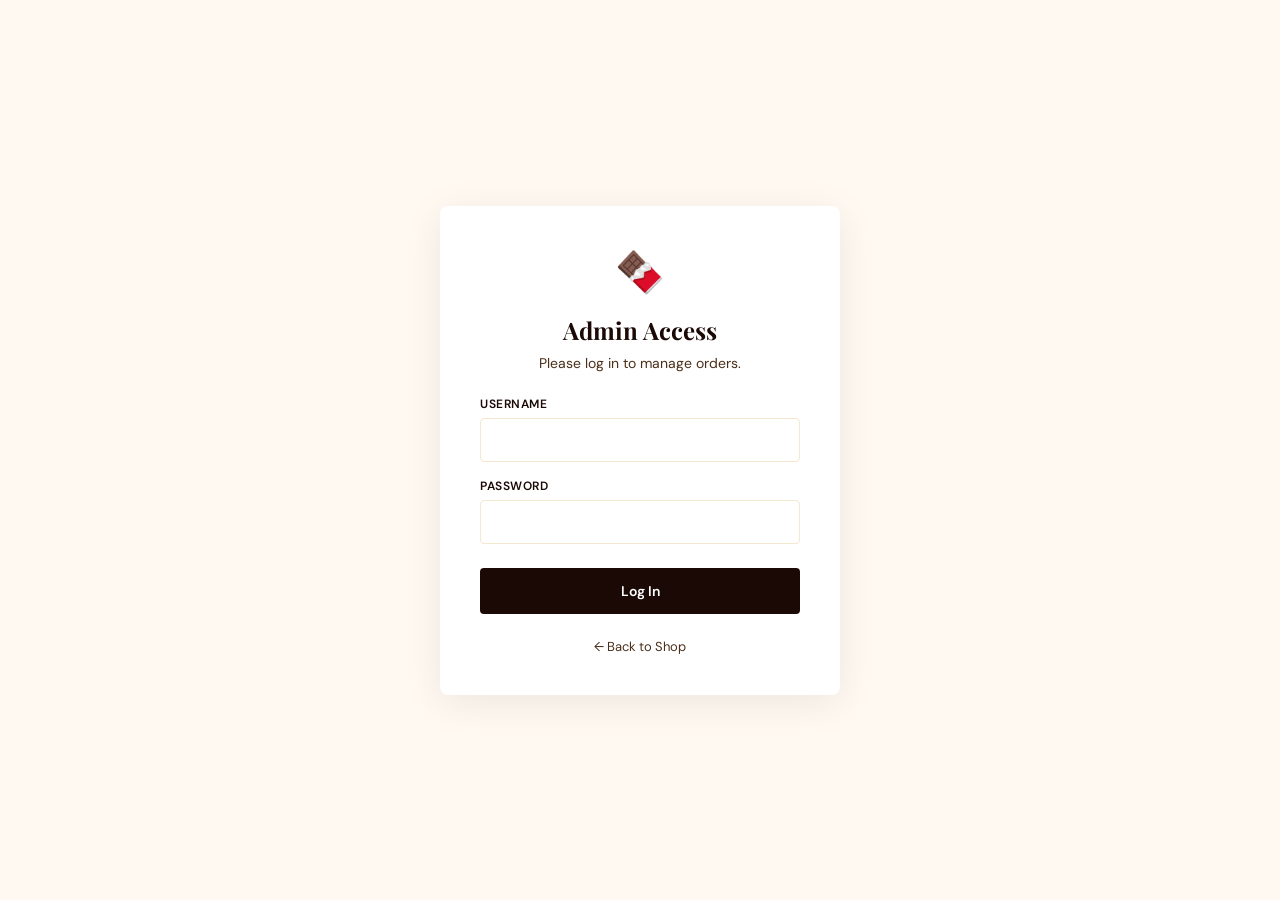
<file: public/admin-login.html>
<!DOCTYPE html>
<html lang="en">

<head>
    <meta charset="UTF-8">
    <meta name="viewport" content="width=device-width, initial-scale=1.0">
    <title>Admin Login — Brownie Bliss</title>
    <link rel="icon" type="image/png" href="assets/favicon.png">
    <link rel="stylesheet" href="style.css">
    <link
        href="https://fonts.googleapis.com/css2?family=Playfair+Display:wght@400;600;700&family=DM+Sans:wght@300;400;500;600&display=swap"
        rel="stylesheet">
    <script>
      if (sessionStorage.getItem('adminToken')) {
        window.location.replace('admin.html');
      }
    </script>
    <style>
        body {
            background: var(--cream);
            display: flex;
            align-items: center;
            justify-content: center;
            min-height: 100vh;
            margin: 0;
        }

        .login-box {
            background: var(--white);
            padding: 40px;
            border-radius: 8px;
            box-shadow: 0 8px 40px rgba(26, 9, 5, 0.08);
            width: 100%;
            max-width: 400px;
            text-align: center;
        }

        .login-box h2 {
            font-family: 'Playfair Display', serif;
            color: var(--brown-dark);
            margin-bottom: 8px;
        }

        .login-box p {
            color: var(--text-mid);
            font-size: 14px;
            margin-bottom: 24px;
        }

        .input-group {
            margin-bottom: 16px;
            text-align: left;
        }

        .input-group label {
            display: block;
            font-size: 12px;
            font-weight: 600;
            color: var(--brown-dark);
            margin-bottom: 6px;
            text-transform: uppercase;
            letter-spacing: 0.5px;
        }

        .input-group input {
            width: 100%;
            padding: 12px;
            border: 1px solid var(--cream-dark);
            border-radius: 4px;
            font-family: 'DM Sans', sans-serif;
            font-size: 14px;
            outline: none;
            transition: border-color 0.2s;
        }

        .input-group input:focus {
            border-color: var(--gold);
        }

        .login-btn {
            width: 100%;
            padding: 14px;
            background: var(--brown-dark);
            color: var(--white);
            border: none;
            border-radius: 4px;
            font-family: 'DM Sans', sans-serif;
            font-size: 14px;
            font-weight: 600;
            cursor: pointer;
            transition: background 0.2s;
            margin-top: 8px;
        }

        .login-btn:hover {
            background: var(--gold);
            color: var(--brown-dark);
        }

        .error-msg {
            color: var(--brand-red);
            font-size: 13px;
            margin-top: 12px;
            display: none;
        }
    </style>
</head>

<body>

    <div class="login-box">
        <div style="font-size: 40px; margin-bottom: 16px;">🍫</div>
        <h2>Admin Access</h2>
        <p>Please log in to manage orders.</p>

        <form id="loginForm">
            <div class="input-group">
                <label>Username</label>
                <input type="text" id="username" required>
            </div>
            <div class="input-group">
                <label>Password</label>
                <input type="password" id="password" required>
            </div>
            <button type="submit" class="login-btn">Log In</button>
            <div class="error-msg" id="errorMsg">Invalid username or password</div>
        </form>

        <div style="margin-top: 24px; font-size: 13px;">
            <a href="index.html" style="color: var(--text-mid); text-decoration: none;">&larr; Back to Shop</a>
        </div>
    </div>

    <script>
        document.getElementById('loginForm').addEventListener('submit', async function (e) {
            e.preventDefault();
            const u = document.getElementById('username').value.trim();
            const p = document.getElementById('password').value;
            const errorMsg = document.getElementById('errorMsg');

            errorMsg.style.display = 'none';

            try {
                const res = await fetch('/api/admin/login', {
                    method: 'POST',
                    headers: { 'Content-Type': 'application/json' },
                    body: JSON.stringify({ username: u, password: p })
                });

                const data = await res.json();
                if (!res.ok || !data.success) {
                    errorMsg.textContent = data.message || 'Invalid username or password';
                    errorMsg.style.display = 'block';
                    return;
                }

                sessionStorage.setItem('adminToken', data.token);
                sessionStorage.setItem('adminLoggedIn', 'true');
                window.location.replace('admin.html');
            } catch (err) {
                errorMsg.textContent = 'Login failed. Please try again.';
                errorMsg.style.display = 'block';
            }
        });
    </script>
</body>

</html>
</file>
<file: public/style.css>
style.css html {
  scroll-behavior: smooth;
}

:root {
  --color-primary: #4a2c0a;
  --brown-mid: #3c1e14;
  --color-accent: #d2691e;
  --brand-red: #8b0000;
  --gold: #d4af37;
  --gold-light: #f4e4bc;
  --cream: #fff9f2;
  --cream-dark: #f5e8d0;
  --text-dark: #1a0f08;
  --text-mid: #4a2f1a;
  --white: #fff;
  --shadow-sm: 0 2px 4px rgba(26, 9, 5, 0.05);
  --shadow-md: 0 10px 30px rgba(26, 9, 5, 0.1);
  --shadow-lg: 0 20px 50px rgba(26, 9, 5, 0.15);
  --radius-sm: 4px;
  --radius-md: 12px;
  --radius-lg: 20px;
  --glass: rgba(255, 255, 255, 0.15);
  --glass-border: rgba(255, 255, 255, 0.2);
}

html.dark {
  --cream: #121212;
  --cream-dark: #1e1e1e;
  --white: #1a1a1a;

  --text-dark: #f5f5f5;
  --text-mid: #d1d1d1;

  --brown-dark: #f5e6ca;
  --brown-mid: #d6b98c;
  --brown-warm: #e0b97f;

  --glass: rgba(255, 255, 255, 0.08);
  --glass-border: rgba(255, 255, 255, 0.15);
}

* {
  margin: 0;
  padding: 0;
  box-sizing: border-box;
}

body {
  background: var(--cream);
  color: var(--text-dark);
  font-family: "DM Sans", sans-serif;
  overflow-x: hidden;
  width: 100%;
  max-width: 100%;
}

/* ANNOUNCEMENT BAR */
.announcement {
  background: var(--color-primary);
  color: var(--gold-light);
  text-align: center;
  padding: 10px 20px;
  font-size: 13px;
  letter-spacing: 1.5px;
  font-family: "DM Sans", sans-serif;
  font-weight: 400;
}

/* HEADER */
header {
  background: var(--white);
  border-bottom: 1px solid var(--cream-dark);
  position: sticky;
  top: 0;
  z-index: 1000;
  box-shadow: 0 2px 20px rgba(44, 24, 16, 0.08);
}

.header-inner {
  max-width: 1300px;
  margin: 0 auto;
  padding: 0 30px;
  display: flex;
  align-items: center;
  justify-content: space-between;
  height: 72px;
}

.logo {
  display: flex;
  flex-direction: column;
  line-height: 1;
}

.logo-name {
  font-family: "Playfair Display", serif;
  font-size: 26px;
  font-weight: 700;
  color: var(--color-primary);
  letter-spacing: 1px;
  margin-bottom: 4px;
}

.logo-sub {
  font-family: "Cormorant Garamond", serif;
  font-size: 11px;
  letter-spacing: 3px;
  color: var(--gold);
  text-transform: uppercase;
  margin-bottom: 15px;
}

nav {
  display: flex;
  gap: 30px;
  align-items: center;
}

nav a {
  text-decoration: none;
  color: var(--text-mid);
  font-size: 13px;
  letter-spacing: 0.5px;
  font-weight: 500;
  transition: color 0.2s;
  position: relative;
}

nav a::after {
  content: "";
  position: absolute;
  bottom: -3px;
  left: 0;
  right: 0;
  height: 1px;
  background: var(--gold);
  transform: scaleX(0);
  transition: transform 0.25s;
}

nav a:hover::after {
  transform: scaleX(1);
}

nav a:hover {
  color: var(--color-primary);
}

.header-actions {
  display: flex;
  gap: 16px;
  align-items: center;
}

.cart-btn {
  position: relative;
  background: none;
  border: 2px solid var(--color-primary);
  color: var(--color-primary);
  padding: 9px 22px;
  font-family: "DM Sans", sans-serif;
  font-size: 13px;
  font-weight: 600;
  letter-spacing: 1px;
  cursor: pointer;
  transition: all 0.2s;
  border-radius: 0;
  display: flex;
  align-items: center;
  gap: 8px;
}

.cart-btn:hover {
  background: var(--color-primary);
  color: var(--white);
}

.cart-count {
  background: var(--gold);
  color: var(--color-primary);
  border-radius: 50%;
  width: 20px;
  height: 20px;
  font-size: 11px;
  font-weight: 700;
  display: flex;
  align-items: center;
  justify-content: center;
}

/* HERO */
.hero {
  background: var(--color-primary);
  position: relative;
  overflow: hidden;
  min-height: 520px;
  display: flex;
  align-items: center;
}

.hero-bg {
  position: absolute;
  inset: 0;
  background:
    radial-gradient(
      ellipse at 30% 50%,
      rgba(201, 169, 110, 0.15) 0%,
      transparent 60%
    ),
    radial-gradient(
      ellipse at 80% 20%,
      rgba(139, 69, 19, 0.3) 0%,
      transparent 50%
    ),
    linear-gradient(135deg, #2c1810 0%, #3d1f10 50%, #1a0c06 100%);
}

.hero-pattern {
  position: absolute;
  inset: 0;
  opacity: 0.04;
  background-image: repeating-linear-gradient(
    45deg,
    var(--gold) 0,
    var(--gold) 1px,
    transparent 0,
    transparent 50%
  );
  background-size: 20px 20px;
}

.hero-content {
  position: relative;
  max-width: 1300px;
  margin: 0 auto;
  padding: 80px 30px;
  display: grid;
  grid-template-columns: 1fr 1fr;
  gap: 60px;
  align-items: center;
  width: 100%;
}

.hero-text {
  color: var(--white);
}

.hero-badge {
  display: inline-block;
  border: 1px solid var(--gold);
  color: var(--gold);
  font-size: 10px;
  letter-spacing: 3px;
  text-transform: uppercase;
  padding: 6px 16px;
  margin-bottom: 24px;
  font-family: "DM Sans", sans-serif;
}

.hero-title {
  font-family: "Playfair Display", serif;
  font-size: clamp(36px, 4vw, 56px);
  font-weight: 700;
  line-height: 1.15;
  color: var(--cream);
  margin-bottom: 20px;
}

.hero-title em {
  font-style: italic;
  color: var(--gold);
}

.hero-desc {
  font-family: "Cormorant Garamond", serif;
  font-size: 18px;
  color: rgba(253, 246, 237, 0.7);
  line-height: 1.7;
  margin-bottom: 36px;
  font-weight: 300;
}

.hero-cta {
  display: inline-flex;
  align-items: center;
  gap: 12px;
  background: var(--gold);
  color: var(--color-primary);
  padding: 14px 36px;
  text-decoration: none;
  font-size: 13px;
  font-weight: 700;
  letter-spacing: 1.5px;
  text-transform: uppercase;
  transition: all 0.25s;
  font-family: 'DM Sans', sans-serif;
  cursor: pointer;
  border: none;
  cursor: pointer;
  transition: 0.3s ease;
}

.hero-cta:hover {
  background: var(--cream);
  transform: translateY(-2px);
  box-shadow: 0 10px 20px rgba(217, 119, 87, 0.3);
}

.hero-visual {
  display: grid;
  grid-template-columns: 1fr 1fr;
  gap: 12px;
}

.hero-card {
  background: var(--glass);
  backdrop-filter: blur(14px);
  -webkit-backdrop-filter: blur(14px);
  border: 1px solid var(--glass-border);
  border-radius: var(--radius-md);
  overflow: hidden;
  cursor: pointer;
  transition: all 0.4s cubic-bezier(0.165, 0.84, 0.44, 1);
  box-shadow: var(--shadow-md);
}

.hero-card:hover {
  transform: translateY(-8px) scale(1.02);
  box-shadow: var(--shadow-lg);
  border-color: rgba(212, 175, 55, 0.4);
}

.hero-card:first-child {
  grid-column: span 2;
}

.hero-card img {
  width: 100%;
  height: 200px;
  object-fit: cover;
  display: block;
}

.hero-card:first-child img {
  height: 160px;
}

.hero-card-label {
  padding: 14px 18px;
  font-family: "DM Sans", sans-serif;
  font-size: 13px;
  font-weight: 600;
  color: #fff;
  letter-spacing: 0.5px;
  background: linear-gradient(to bottom, rgba(0, 0, 0, 0), rgba(0, 0, 0, 0.4));
}

.hero-content {
  overflow: hidden;
}

.hero-visual {
  max-width: 100%;
}

/* VALUES STRIP */
.values-strip {
  background: var(--brown-mid);
  padding: 28px 30px;
}

.values-inner {
  max-width: 1300px;
  margin: 0 auto;
  display: flex;
  justify-content: space-around;
  flex-wrap: wrap;
  gap: 20px;
}

.value-item {
  display: flex;
  align-items: center;
  gap: 12px;
  color: var(--cream);
}

.value-icon {
  font-size: 22px;
  opacity: 0.9;
}

.value-text strong {
  display: block;
  font-size: 13px;
  font-weight: 600;
  letter-spacing: 0.5px;
  font-family: "DM Sans", sans-serif;
}

.value-text span {
  font-size: 11px;
  opacity: 0.65;
  font-family: "Cormorant Garamond", serif;
  font-size: 13px;
}

/* SECTION TITLES */
.section-header {
  text-align: center;
  margin-bottom: 48px;
}

.section-label {
  font-family: "DM Sans", sans-serif;
  font-size: 10px;
  letter-spacing: 4px;
  color: var(--gold);
  text-transform: uppercase;
  margin-bottom: 12px;
  display: block;
}

.section-title {
  font-family: "Playfair Display", serif;
  font-size: clamp(28px, 3vw, 40px);
  font-weight: 600;
  color: var(--color-primary);
}

.section-title em {
  font-style: italic;
  color: var(--color-accent);
}

/* CATEGORIES */
.categories-section {
  padding: 80px 30px;
  max-width: 1300px;
  margin: 0 auto;
}

.categories-grid {
  display: grid;
  grid-template-columns: repeat(4, 1fr);
  gap: 20px;
}

.cat-card {
  position: relative;
  overflow: hidden;
  cursor: pointer;
  border-radius: var(--radius-md);
  box-shadow: var(--shadow-md);
  aspect-ratio: 3/4;
  transition: all 0.4s ease;
}

.cat-card:hover {
  transform: translateY(-5px);
  box-shadow: var(--shadow-lg);
}

.cat-card img {
  width: 100%;
  height: 100%;
  object-fit: cover;
  transition: transform 0.4s ease;
  display: block;
}

.cat-card:hover img {
  transform: scale(1.07);
}

.cat-overlay {
  position: absolute;
  inset: 0;
  background: linear-gradient(
    to top,
    rgba(44, 24, 16, 0.85) 0%,
    rgba(44, 24, 16, 0.1) 60%,
    transparent 100%
  );
  display: flex;
  flex-direction: column;
  justify-content: flex-end;
  padding: 24px 20px;
  transition: background 0.3s;
}

.cat-card:hover .cat-overlay {
  background: linear-gradient(
    to top,
    rgba(44, 24, 16, 0.95) 0%,
    rgba(44, 24, 16, 0.3) 60%,
    transparent 100%
  );
}

.cat-name {
  font-family: "Playfair Display", serif;
  font-size: 20px;
  font-weight: 600;
  color: var(--white);
  margin-bottom: 6px;
}

.cat-count {
  font-size: 12px;
  color: var(--gold-light);
  letter-spacing: 1px;
  font-family: "DM Sans", sans-serif;
}

.cat-arrow {
  position: absolute;
  top: 16px;
  right: 16px;
  width: 32px;
  height: 32px;
  background: rgba(255, 255, 255, 0.1);
  border: 1px solid rgba(255, 255, 255, 0.3);
  border-radius: 50%;
  display: flex;
  align-items: center;
  justify-content: center;
  color: white;
  font-size: 14px;
  opacity: 0;
  transition: opacity 0.2s;
}

.cat-card:hover .cat-arrow {
  opacity: 1;
}

/* PRODUCTS SECTION */
.products-section {
  background: var(--cream-dark);
  padding: 80px 30px;
}

.products-inner {
  max-width: 1300px;
  margin: 0 auto;
}

/* FILTER TABS */
.filter-tabs {
  display: flex;
  gap: 8px;
  justify-content: center;
  margin-bottom: 40px;
  flex-wrap: wrap;
}

.filter-tab {
  padding: 8px 20px;
  border: 1px solid var(--brown-mid);
  background: none;
  color: var(--brown-mid);
  font-family: "DM Sans", sans-serif;
  font-size: 12px;
  letter-spacing: 1px;
  cursor: pointer;
  transition: all 0.2s;
  font-weight: 500;
}

.filter-tab.active,
.filter-tab:hover {
  background: var(--color-primary);
  color: var(--cream);
  border-color: var(--color-primary);
}

.products-grid,
.all-products-grid {
  display: grid;
  grid-template-columns: repeat(auto-fill, minmax(240px, 240px));
  justify-content: center;
  gap: 28px;
  width: 100%;
}

/* Responsive adjustments */
@media (max-width: 768px) {
  .products-grid {
    grid-template-columns: repeat(2, 1fr);
  }
}

@media (max-width: 480px) {
  .products-grid {
    grid-template-columns: 1fr;
  }
}

.product-card {
  background: var(--white);
  border-radius: var(--radius-lg);
  overflow: hidden;
  box-shadow: var(--shadow-md);
  transition:
    transform 0.3s ease,
    box-shadow 0.3s ease;
  display: flex;
  flex-direction: column;
  height: 100%;
}

.product-card:hover {
  transform: translateY(-12px);
  box-shadow: var(--shadow-lg);
}

.product-img-wrap {
  position: relative;
  overflow: hidden;
  height: 0;
  padding-top: 75%; /* 4:3 aspect ratio */
}

.product-img-wrap img {
  position: absolute;
  top: 0;
  left: 0;
  width: 100%;
  height: 100%;
  object-fit: cover;
  transition: transform 0.4s;
}

.product-card:hover .product-img-wrap img {
  transform: scale(1.05);
}

.bestseller-badge {
  position: absolute;
  color: var(--color-primary);
  font-size: 10px;
  letter-spacing: 1px;
  text-transform: uppercase;
  padding: 5px 12px;
  font-weight: 700;
  font-family: "DM Sans", sans-serif;
  border-radius: 30px;
  box-shadow: 0 4px 12px rgba(212, 175, 55, 0.4);
  z-index: 10;
}

.favorite-btn {
  position: absolute;
  top: 15px;
  right: 15px;
  width: 38px;
  height: 38px;
  border: 1px solid rgba(255, 255, 255, 0.7);
  background: rgba(255, 249, 242, 0.92);
  color: var(--brown-dark);
  border-radius: 50%;
  font-size: 22px;
  line-height: 1;
  cursor: pointer;
  z-index: 12;
  display: inline-flex;
  align-items: center;
  justify-content: center;
  box-shadow: 0 6px 18px rgba(26, 9, 5, 0.15);
  transition:
    transform 0.2s,
    background 0.2s,
    color 0.2s;
}

.favorite-btn:hover {
  transform: translateY(-2px) scale(1.04);
  background: var(--gold-light);
}

.favorite-btn.active {
  background: var(--gold);
  color: var(--brown-dark);
  border-color: var(--gold);
}

.favorite-btn-inline {
  position: static;
  flex: 0 0 auto;
  margin-left: 12px;
}

.birthday-title-row {
  display: flex;
  align-items: flex-start;
  justify-content: space-between;
  gap: 16px;
}

.hero-favourite-btn {
  display: inline-flex;
  align-items: center;
  justify-content: center;
  gap: 10px;
  margin-left: 14px;
  padding: 13px 22px;
  border: 1px solid rgba(212, 175, 55, 0.65);
  background: transparent;
  color: var(--gold-light);
  font-family: "DM Sans", sans-serif;
  font-size: 12px;
  font-weight: 700;
  letter-spacing: 1.2px;
  text-transform: uppercase;
  cursor: pointer;
  transition: all 0.25s;
}

.hero-favourite-btn:hover,
.hero-favourite-btn.active {
  background: var(--gold);
  color: var(--brown-dark);
}

.nav-count {
  min-width: 18px;
  height: 18px;
  margin-left: 4px;
  border-radius: 50%;
  background: var(--gold);
  color: var(--brown-dark);
  font-size: 10px;
  font-weight: 700;
  align-items: center;
  justify-content: center;
  vertical-align: middle;
}

.product-info {
  padding: 18px 18px 20px;
}

.product-category {
  font-size: 10px;
  letter-spacing: 2px;
  color: var(--gold);
  text-transform: uppercase;
  font-family: "DM Sans", sans-serif;
  margin-bottom: 6px;
}

.product-name {
  font-family: "Playfair Display", serif;
  font-size: 16px;
  font-weight: 600;
  color: var(--color-primary);
  margin-bottom: 6px;
  line-height: 1.3;
}

.product-desc {
  font-family: "DM Sans", sans-serif;
  font-size: 12px;
  color: var(--text-mid);
  margin-bottom: 12px;
  line-height: 1.4;
}

.product-price {
  font-family: "DM Sans", sans-serif;
  font-size: 18px;
  font-weight: 700;
  color: var(--color-accent);
  margin-bottom: 14px;
}

.add-to-cart {
  width: 100%;
  padding: 14px;
  background: var(--color-primary);
  color: var(--cream);
  border: none;
  font-family: "DM Sans", sans-serif;
  font-size: 11px;
  letter-spacing: 2px;
  text-transform: uppercase;
  font-weight: 700;
  cursor: pointer;
  transition: all 0.3s;
  display: flex;
  align-items: center;
  justify-content: center;
  gap: 8px;
  border-radius: var(--radius-sm);
}

.add-to-cart:hover {
  background: var(--brown-mid);
  gap: 12px;
  letter-spacing: 2.5px;
}

.add-to-cart.added {
  background: #2d6a2d;
  color: white;
}

/* FAVOURITES */
.favourites-page {
  background: var(--cream);
}

.favourites-hero {
  background: var(--cream-dark);
  padding: 70px 30px 56px;
  text-align: center;
  border-bottom: 1px solid rgba(92, 44, 26, 0.08);
}

.favourites-intro {
  max-width: 560px;
  margin: 16px auto 0;
  color: var(--text-mid);
  font-family: "Cormorant Garamond", serif;
  font-size: 20px;
  line-height: 1.6;
}

.favourites-section {
  padding: 70px 30px 90px;
}

.favourites-group {
  margin-top: 56px;
}

.favourites-group:empty {
  display: none;
}

.favourite-bakeries-grid {
  display: grid;
  grid-template-columns: repeat(auto-fit, minmax(280px, 1fr));
  gap: 24px;
}

.favourite-bakery-card {
  display: grid;
  grid-template-columns: 190px 1fr;
  overflow: hidden;
  background: var(--white);
  border: 1px solid rgba(0, 0, 0, 0.03);
  border-radius: var(--radius-md);
  box-shadow: var(--shadow-sm);
}

.favourite-bakery-card img {
  width: 100%;
  height: 100%;
  min-height: 210px;
  object-fit: cover;
}

.favourite-bakery-info {
  padding: 24px;
}

.favourite-bakery-info h3 {
  font-family: "Playfair Display", serif;
  font-size: 26px;
  color: var(--brown-dark);
  margin-bottom: 8px;
}

.favourite-bakery-info p {
  color: var(--text-mid);
  margin-bottom: 22px;
}

.favourite-remove {
  max-width: 220px;
}

.favourites-empty {
  max-width: 520px;
  margin: 0 auto;
  padding: 60px 30px;
  background: var(--white);
  border-top: 5px solid var(--gold);
  border-radius: var(--radius-md);
  box-shadow: var(--shadow-md);
  text-align: center;
}

.favourites-empty h2 {
  font-family: "Playfair Display", serif;
  color: var(--brown-dark);
  margin-bottom: 10px;
}

.favourites-empty p {
  color: var(--text-mid);
  margin-bottom: 26px;
}

/* GIFTING BANNER */
.gifting-section {
  padding: 80px 30px;
  max-width: 1300px;
  margin: 0 auto;
  display: grid;
  grid-template-columns: 1fr 1fr;
  gap: 40px;
  align-items: center;
}

.gifting-text .section-header {
  text-align: left;
  margin-bottom: 24px;
}

.gifting-text p {
  font-family: "Cormorant Garamond", serif;
  font-size: 18px;
  color: var(--text-mid);
  line-height: 1.8;
  margin-bottom: 30px;
  font-weight: 300;
}

.btn-outline {
  display: inline-block;
  padding: 12px 32px;
  border: 2px solid var(--color-primary);
  color: var(--color-primary);
  text-decoration: none;
  font-family: "DM Sans", sans-serif;
  font-size: 12px;
  letter-spacing: 1.5px;
  text-transform: uppercase;
  font-weight: 600;
  transition: all 0.2s;
  cursor: pointer;
  background: none;
}

.btn-outline:hover {
  background: var(--color-primary);
  color: var(--cream);
}

.gifting-img {
  border-radius: 2px;
  overflow: hidden;
  box-shadow: var(--shadow);
}

.gifting-img img {
  width: 100%;
  height: 400px;
  object-fit: cover;
  display: block;
}

/* Review Modal*/
.modal{
  display: none;
  position: fixed;
  z-index: 999;
  justify-content: center;
  align-items: center;
  left: 0;
  top: 0;
  width: 100%;
  height: 100%;
  background-color: (--glass-border);
  backdrop-filter: blur(2px);
  -webkit-backdrop-filter: blur(2px);
  transition:cubic-bezier(0.6, -0.28, 0.735, 0.045);
}

.modal-content{
  background-color: var(--cream-dark);
  padding: 24px;
  border-radius: 16px;
  width: 90%;
  max-width: 450px;
  position: relative;
}

textarea{
  width: 100%;
    height: 120px;
    padding: 10px;
    border-radius: 12px;
    border: 1px solid #ccc;
    resize: none;
    font-size: 14px;
    color: var(--text-dark);
    margin-bottom: 16px;
}

.submit-btn{
   padding: 10px 18px;
    border: none;
    border-radius: 10px;
    cursor: pointer;
    background-color: var(--brown-mid);
    color: var(--cream);
    font-weight: bold;
}

.submit-btn:hover{
  background: var(--brown-mid);
  transform: translateY(-2px);
  box-shadow: 0 10px 20px rgba(217, 119, 87, 0.3);
}

.close-btn{
   position: absolute;
    top: 10px;
    right: 14px;
    font-size: 24px;
    cursor: pointer;
}

/* FOOTER */
footer {
  background: var(--color-primary);
  color: rgba(253, 246, 237, 0.7);
  padding: 60px 30px 30px;
}

.footer-inner {
  max-width: 1300px;
  margin: 0 auto;
}

.footer-top {
  display: grid;
  grid-template-columns: 2fr 1fr 1fr 1fr;
  gap: 40px;
  padding-bottom: 40px;
  border-bottom: 1px solid rgba(201, 169, 110, 0.15);
  margin-bottom: 30px;
}

.footer-brand .logo-name {
  color: var(--cream);
  font-size: 22px;
}

.footer-brand .logo-sub {
  color: var(--gold);
}

.footer-brand p {
  font-size: 13px;
  line-height: 1.7;
  margin-top: 16px;
  font-family: "Cormorant Garamond", serif;
  font-size: 15px;
  font-weight: 300;
}

.footer-col h4 {
  font-family: "DM Sans", sans-serif;
  font-size: 11px;
  letter-spacing: 2px;
  text-transform: uppercase;
  color: var(--gold);
  margin-bottom: 16px;
  font-weight: 600;
}

.footer-col a {
  display: block;
  color: rgba(253, 246, 237, 0.6);
  text-decoration: none;
  font-size: 13px;
  margin-bottom: 9px;
  transition: color 0.2s;
  font-family: "DM Sans", sans-serif;
}

.footer-col a:hover {
  color: var(--gold-light);
}

.footer-bottom {
  display: flex;
  justify-content: space-between;
  align-items: center;
  font-size: 12px;
  color: rgba(253, 246, 237, 0.4);
  font-family: "DM Sans", sans-serif;
}

html {
  scroll-behavior: smooth;
}

#contact:target {
  animation: contactHighlight 1s ease;
}

@keyframes contactHighlight {
  0% {
    box-shadow: 0 0 0 9999px rgba(201, 169, 110, 0.08);
  }

  100% {
    box-shadow: none;
  }
}

/* CART SIDEBAR */
.cart-overlay {
  position: fixed;
  inset: 0;
  background: rgba(0, 0, 0, 0.5);
  z-index: 2000;
  opacity: 0;
  pointer-events: none;
  transition: opacity 0.3s;
}

.cart-overlay.open {
  opacity: 1;
  pointer-events: all;
}

.cart-sidebar {
  position: fixed;
  top: 0;
  right: 0;
  bottom: 0;
  width: 400px;
  background: var(--white);
  z-index: 2001;
  transform: translateX(100%);
  transition: transform 0.35s cubic-bezier(0.4, 0, 0.2, 1);
  display: flex;
  flex-direction: column;
  box-shadow: -8px 0 40px rgba(0, 0, 0, 0.2);
}

.cart-sidebar.open {
  transform: translateX(0);
}

.cart-header {
  padding: 24px 24px 20px;
  border-bottom: 1px solid var(--cream-dark);
  display: flex;
  justify-content: space-between;
  align-items: center;
  background: var(--brown-dark);
  color: var(--cream);
}

.cart-title {
  font-family: "Playfair Display", serif;
  font-size: 20px;
  font-weight: 600;
}

.cart-close {
  background: none;
  border: none;
  color: var(--cream);
  font-size: 24px;
  cursor: pointer;
  line-height: 1;
  padding: 4px;
  transition: color 0.2s;
}

.cart-close:hover {
  color: var(--gold);
}

.cart-items {
  flex: 1;
  overflow-y: auto;
  padding: 20px 24px;
}

.cart-empty {
  text-align: center;
  padding: 60px 20px;
  color: var(--text-mid);
  font-family: "Cormorant Garamond", serif;
  font-size: 18px;
  opacity: 0.6;
}

.cart-empty-icon {
  font-size: 48px;
  margin-bottom: 16px;
  display: block;
}

.cart-item {
  display: grid;
  grid-template-columns: 70px 1fr auto;
  gap: 14px;
  align-items: center;
  padding: 14px 0;
  border-bottom: 1px solid var(--cream-dark);
  animation: slideIn 0.2s ease;
}

@keyframes slideIn {
  from {
    opacity: 0;
    transform: translateX(10px);
  }

  to {
    opacity: 1;
    transform: translateX(0);
  }
}

.cart-item img {
  width: 70px;
  height: 70px;
  object-fit: cover;
  border-radius: 2px;
}

.cart-item-name {
  font-family: "Playfair Display", serif;
  font-size: 14px;
  font-weight: 600;
  color: var(--brown-dark);
  margin-bottom: 4px;
}

.cart-item-price {
  font-size: 13px;
  color: var(--brown-warm);
  font-weight: 600;
  font-family: "DM Sans", sans-serif;
}

.cart-qty {
  display: flex;
  align-items: center;
  gap: 8px;
  margin-top: 8px;
}

.qty-btn {
  width: 26px;
  height: 26px;
  border: 1px solid var(--brown-mid);
  background: none;
  color: var(--brown-dark);
  cursor: pointer;
  font-size: 14px;
  display: flex;
  align-items: center;
  justify-content: center;
  transition: all 0.15s;
  font-family: "DM Sans", sans-serif;
}

.qty-btn:hover {
  background: var(--brown-dark);
  color: white;
  border-color: var(--brown-dark);
}

.qty-num {
  font-size: 14px;
  font-weight: 600;
  min-width: 20px;
  text-align: center;
  font-family: "DM Sans", sans-serif;
}

.cart-item-remove {
  background: none;
  border: none;
  color: #ccc;
  cursor: pointer;
  font-size: 16px;
  padding: 4px;
  transition: color 0.15s;
  align-self: flex-start;
}

.cart-item-remove:hover {
  color: #e53e3e;
}

.cart-footer {
  padding: 20px 24px 28px;
  border-top: 1px solid var(--cream-dark);
  background: var(--cream);
}

.cart-total {
  display: flex;
  justify-content: space-between;
  align-items: center;
  margin-bottom: 18px;
}

.cart-total-label {
  font-family: "DM Sans", sans-serif;
  font-size: 13px;
  color: var(--text-mid);
  letter-spacing: 1px;
  text-transform: uppercase;
  font-weight: 600;
}

.cart-total-amt {
  font-family: "Playfair Display", serif;
  font-size: 22px;
  font-weight: 700;
  color: var(--brown-dark);
}

.whatsapp-btn {
  width: 100%;
  padding: 16px;
  background: #25d366;
  color: white;
  border: none;
  font-family: "DM Sans", sans-serif;
  font-size: 14px;
  font-weight: 700;
  letter-spacing: 1px;
  text-transform: uppercase;
  cursor: pointer;
  display: flex;
  align-items: center;
  justify-content: center;
  gap: 12px;
  transition: all 0.2s;
  border-radius: 2px;
  box-shadow: 0 4px 16px rgba(37, 211, 102, 0.3);
}

.whatsapp-btn:hover {
  background: #20b95a;
  transform: translateY(-1px);
  box-shadow: 0 6px 24px rgba(37, 211, 102, 0.4);
}

.whatsapp-icon {
  font-size: 20px;
}

.whatsapp-note {
  text-align: center;
  font-size: 11px;
  color: var(--text-mid);
  opacity: 0.6;
  margin-top: 10px;
  font-family: "DM Sans", sans-serif;
}

/* TOAST */
.toast {
  position: fixed;
  bottom: 24px;
  right: 24px;
  background: var(--brown-dark);
  color: var(--cream);
  padding: 14px 20px;
  font-family: "DM Sans", sans-serif;
  font-size: 13px;
  font-weight: 500;
  border-left: 3px solid var(--gold);
  z-index: 3000;
  transform: translateY(80px);
  opacity: 0;
  transition: all 0.3s cubic-bezier(0.4, 0, 0.2, 1);
  display: flex;
  align-items: center;
  gap: 10px;
  max-width: 300px;
  box-shadow: 0 4px 24px rgba(0, 0, 0, 0.2);
}

.toast.show {
  transform: translateY(0);
  opacity: 1;
}

/* WHATSAPP PHONE MODAL */
.phone-modal-overlay {
  position: fixed;
  inset: 0;
  background: rgba(0, 0, 0, 0.6);
  z-index: 3000;
  display: flex;
  align-items: center;
  justify-content: center;
  opacity: 0;
  pointer-events: none;
  transition: opacity 0.3s;
}

.phone-modal-overlay.open {
  opacity: 1;
  pointer-events: all;
}

.phone-modal {
  background: white;
  padding: 40px 36px;
  max-width: 420px;
  width: 90%;
  box-shadow: 0 20px 60px rgba(0, 0, 0, 0.3);
  transform: scale(0.9);
  transition: transform 0.3s;
}

.phone-modal-overlay.open .phone-modal {
  transform: scale(1);
}

.phone-modal h3 {
  font-family: "Playfair Display", serif;
  font-size: 22px;
  color: var(--brown-dark);
  margin-bottom: 8px;
}

.phone-modal p {
  font-size: 14px;
  color: var(--text-mid);
  margin-bottom: 24px;
  font-family: "Cormorant Garamond", serif;
  font-size: 16px;
}

.phone-input-wrap {
  display: flex;
  border: 2px solid var(--cream-dark);
  transition: border-color 0.2s;
  margin-bottom: 16px;
}

.phone-input-wrap:focus-within {
  border-color: var(--gold);
}

.phone-prefix {
  padding: 12px 14px;
  background: var(--cream-dark);
  color: var(--text-mid);
  font-family: "DM Sans", sans-serif;
  font-size: 14px;
  font-weight: 600;
}

.phone-input {
  flex: 1;
  padding: 12px 14px;
  border: none;
  outline: none;
  font-family: "DM Sans", sans-serif;
  font-size: 15px;
  color: var(--brown-dark);
  background: white;
}

.modal-actions {
  display: flex;
  gap: 12px;
}

.modal-cancel {
  flex: 1;
  padding: 12px;
  background: none;
  border: 1px solid var(--cream-dark);
  color: var(--text-mid);
  font-family: "DM Sans", sans-serif;
  font-size: 13px;
  cursor: pointer;
  transition: all 0.2s;
}

.modal-cancel:hover {
  border-color: var(--brown-dark);
}

.modal-confirm {
  flex: 2;
  padding: 12px;
  background: #25d366;
  color: white;
  border: none;
  font-family: "DM Sans", sans-serif;
  font-size: 13px;
  font-weight: 700;
  cursor: pointer;
  transition: all 0.2s;
  display: flex;
  align-items: center;
  justify-content: center;
  gap: 8px;
  letter-spacing: 0.5px;
}

.modal-confirm:hover {
  background: #20b95a;
}

/* RESPONSIVE */
@media (max-width: 1024px) {
  .hero-content {
    grid-template-columns: 1fr;
    gap: 40px;
    text-align: center;
  }

  .hero-text {
    display: flex;
    flex-direction: column;
    align-items: center;
  }

  .hero-favourite-btn {
    margin: 14px 0 0;
  }

  .hero-visual {
    max-width: 600px;
    margin: 0 auto;
  }

  .admin-body {
    margin: 20px auto;
  }
}

@media (max-width: 900px) {
  .categories-grid {
    grid-template-columns: repeat(2, 1fr);
  }

  .products-grid {
    grid-template-columns: repeat(2, 1fr);
  }

  .favourite-bakery-card {
    grid-template-columns: 1fr;
  }

  .footer-top {
    grid-template-columns: repeat(2, 1fr);
  }

  .gifting-section {
    grid-template-columns: 1fr;
    text-align: center;
  }

  .gifting-text .section-header {
    text-align: center;
  }

  nav {
    display: none;
  }

  .cart-sidebar {
    width: 100%;
  }

  .admin-nav .nav-links {
    display: none;
  }
}

@media (max-width: 600px) {
  /* Footer Mobile Fix */
  footer {
    overflow-x: hidden;
  }

  .footer-inner {
    overflow-x: hidden;
    padding: 0 15px;
  }

  .footer-top {
    grid-template-columns: 1fr !important;
    gap: 20px;
  }
  .btn,
  button {
    white-space: nowrap;
  }

  .footer-col a {
    word-break: break-word;
    overflow-wrap: break-word;
    white-space: normal;
  }

  .footer-brand p {
    word-break: break-word;
  }

  .footer-bottom {
    flex-direction: column;
    text-align: center;
    gap: 8px;
    word-break: break-word;
  }
  .footer-col a {
    word-break: break-all;
    font-size: 13px;
  }
  .header-inner {
    padding: 0 15px;
  }

  .logo-name {
    font-size: 20px;
  }

  .hero-title {
    font-size: 32px;
  }

  .products-grid {
    grid-template-columns: 1fr;
    gap: 16px;
  }

  .birthday-title-row {
    align-items: center;
  }

  .categories-grid {
    grid-template-columns: 1fr;
  }

  .values-inner {
    justify-content: flex-start;
    overflow-x: auto;
    padding-bottom: 10px;
  }

  .value-item {
    flex-shrink: 0;
  }

  /* Admin Mobile Adjustments */
  .panel-head {
    flex-direction: column;
    align-items: flex-start;
  }

  .orders-filter {
    width: 100%;
    overflow-x: auto;
    display: flex;
    padding-bottom: 8px;
  }

  .of-btn {
    white-space: nowrap;
  }

  .orders-table {
    display: block;
    overflow-x: auto;
  }

  .stat-card {
    padding: 16px;
  }

  .stat-value {
    font-size: 24px;
  }

  .checkout-modal,
  .detail-modal,
  .receipt-modal {
    width: 95%;
    margin: 10px;
  }

  .detail-modal-body {
    padding: 15px;
  }

  .info-grid {
    grid-template-columns: 1fr;
  }
}

/* --- CHECKOUT MODAL --- */
.checkout-overlay {
  position: fixed;
  inset: 0;
  background: rgba(26, 9, 5, 0.4);
  backdrop-filter: blur(4px);
  -webkit-backdrop-filter: blur(4px);
  z-index: 3000;
  display: flex;
  align-items: center;
  justify-content: center;
  opacity: 0;
  pointer-events: none;
  transition: opacity 0.3s;
}

.checkout-overlay.open {
  opacity: 1;
  pointer-events: all;
}

.checkout-modal {
  background: var(--white);
  width: 90%;
  max-width: 480px;
  border-radius: 4px;
  overflow: hidden;
  box-shadow: 0 40px 100px rgba(0, 0, 0, 0.4);
  transform: translateY(20px);
  transition: transform 0.3s;
}

.checkout-overlay.open .checkout-modal {
  transform: translateY(0);
}

.checkout-head {
  padding: 24px 30px;
  border-bottom: 1px solid var(--cream-dark);
  display: flex;
  justify-content: space-between;
  align-items: center;
  background: #faf7f2;
}

.checkout-steps {
  display: flex;
  align-items: center;
  gap: 10px;
}

.step-indicator {
  width: 24px;
  height: 24px;
  border-radius: 50%;
  background: var(--cream-dark);
  color: var(--text-mid);
  font-size: 11px;
  font-weight: 700;
  display: flex;
  align-items: center;
  justify-content: center;
}

.step-indicator.active {
  background: var(--gold);
  color: var(--brown-dark);
}

.step-indicator.done {
  background: var(--brown-dark);
  color: var(--white);
}

.step-line {
  width: 20px;
  height: 2px;
  background: var(--cream-dark);
}

.checkout-close {
  background: none;
  border: none;
  font-size: 20px;
  cursor: pointer;
  color: var(--text-mid);
}

.checkout-body {
  padding: 36px 40px;
}

.checkout-title {
  font-family: "Playfair Display", serif;
  font-size: 24px;
  color: var(--brown-dark);
  margin-bottom: 8px;
}

.checkout-subtitle {
  font-size: 14px;
  color: var(--text-mid);
  opacity: 0.7;
  margin-bottom: 28px;
}

.form-group {
  margin-bottom: 20px;
}

.form-actions {
  margin-top: 5px;
}

.form-group label {
  display: block;
  font-size: 11px;
  text-transform: uppercase;
  color: var(--gold);
  letter-spacing: 1px;
  margin-bottom: 8px;
  font-weight: 700;
}

.form-group textarea {
  min-height: 130px;
  resize: vertical;
}

.form-group input,
.form-group textarea {
  width: 100%;
  padding: 12px 16px;
  border: 1px solid var(--cream-dark);
  border-radius: 2px;
  font-family: "DM Sans", sans-serif;
  font-size: 14px;
  outline: none;
  transition: border-color 0.2s;
}

.form-group input:focus,
.form-group textarea:focus {
  border-color: var(--gold);
}

.phone-input-group {
  display: flex;
  border: 1px solid var(--cream-dark);
}

.phone-input-group .prefix {
  padding: 12px 14px;
  background: #fdf6ed;
  font-size: 14px;
  font-weight: 700;
  color: var(--brown-mid);
}

.phone-input-group input {
  border: none;
}

.otp-container {
  display: flex;
  gap: 10px;
  margin-bottom: 24px;
}

.otp-box {
  width: 100%;
  aspect-ratio: 1;
  text-align: center;
  font-size: 24px;
  font-weight: 700;
  border: 1px solid var(--cream-dark);
  outline: none;
  border-radius: 4px;
}

.otp-box:focus {
  border-color: var(--gold);
  background: #fffcf8;
}

.hidden {
  display: none;
}

.text-link {
  background: none;
  border: none;
  color: var(--gold);
  font-size: 13px;
  text-decoration: underline;
  cursor: pointer;
  margin-top: 20px;
  display: block;
  width: 100%;
}

.confirm-summary {
  background: #faf7f2;
  padding: 24px;
  border-radius: 4px;
  margin-bottom: 28px;
}

.confirm-section {
  margin-bottom: 20px;
}

.confirm-section label {
  display: block;
  font-size: 10px;
  text-transform: uppercase;
  color: var(--gold);
  letter-spacing: 1.5px;
  margin-bottom: 8px;
  font-weight: 700;
}

.confirm-row {
  display: flex;
  justify-content: space-between;
  font-size: 13px;
  margin-bottom: 6px;
}

.confirm-total {
  margin-top: 15px;
  padding-top: 15px;
  border-top: 1px solid var(--cream-dark);
  display: flex;
  justify-content: space-between;
  align-items: center;
}

.confirm-total strong {
  font-size: 20px;
  color: var(--brown-dark);
  font-family: "Playfair Display", serif;
}

.demo-note {
  background: #fdf6ed;
  border: 1px solid var(--gold);
  padding: 10px;
  font-size: 12px;
  text-align: center;
  color: var(--brown-dark);
}

/* --- ADMIN PANEL STYLES --- */
.admin-page {
  background: #fdfbf8;
}

.admin-nav {
  background: var(--brown-dark);
  padding: 15px 30px;
  display: flex;
  justify-content: space-between;
  align-items: center;
  color: var(--white);
  box-shadow: 0 4px 20px rgba(0, 0, 0, 0.2);
  position: sticky;
  top: 0;
  z-index: 1000;
}

.admin-badge {
  background: var(--gold);
  color: var(--brown-dark);
  padding: 4px 10px;
  font-size: 10px;
  font-weight: 700;
  letter-spacing: 1.5px;
  border-radius: 2px;
}

.admin-body {
  max-width: 1400px;
  margin: 40px auto;
  padding: 0 30px;
}

/* STATS */
.stats-grid {
  display: grid;
  grid-template-columns: repeat(auto-fit, minmax(240px, 1fr));
  gap: 20px;
  margin-bottom: 40px;
}

.stat-card {
  background: var(--white);
  padding: 24px;
  border-radius: 4px;
  box-shadow: 0 2px 12px rgba(44, 24, 16, 0.05);
  border-bottom: 3px solid var(--cream-dark);
}

.stat-label {
  font-size: 12px;
  text-transform: uppercase;
  letter-spacing: 1px;
  color: var(--text-mid);
  opacity: 0.7;
  display: flex;
  justify-content: space-between;
  align-items: center;
  margin-bottom: 12px;
  font-weight: 600;
}

.stat-value {
  font-family: "Playfair Display", serif;
  font-size: 32px;
  font-weight: 700;
  color: var(--brown-dark);
}

/* ORDERS TABLE */
.orders-panel {
  background: var(--white);
  border-radius: 4px;
  box-shadow: 0 4px 24px rgba(44, 24, 16, 0.08);
  overflow: hidden;
}

.panel-head {
  padding: 30px;
  border-bottom: 1px solid var(--cream-dark);
  display: flex;
  justify-content: space-between;
  align-items: center;
  flex-wrap: wrap;
  gap: 20px;
}

.panel-head h2 {
  font-family: "Playfair Display", serif;
  color: var(--brown-dark);
}

.of-btn {
  padding: 8px 16px;
  border: 1px solid var(--cream-dark);
  background: none;
  font-family: "DM Sans", sans-serif;
  font-size: 12px;
  cursor: pointer;
  transition: all 0.2s;
  color: var(--text-mid);
}

.of-btn.active {
  background: var(--brown-dark);
  color: var(--white);
  border-color: var(--brown-dark);
}

.orders-table {
  width: 100%;
  border-collapse: collapse;
  font-family: "DM Sans", sans-serif;
}

.orders-table th {
  background: #faf7f2;
  text-align: left;
  padding: 16px 20px;
  font-size: 11px;
  text-transform: uppercase;
  letter-spacing: 1px;
  color: var(--gold);
  border-bottom: 1px solid var(--cream-dark);
}

.orders-table td {
  padding: 18px 20px;
  border-bottom: 1px solid #f9f5ef;
  font-size: 14px;
  color: var(--text-dark);
}

.order-id {
  font-weight: 700;
  color: var(--brown-mid);
  font-family: monospace;
  background: #f5f0e8;
  padding: 4px 8px;
  border-radius: 4px;
}

.customer-name {
  font-weight: 600;
  margin-bottom: 2px;
}

.customer-phone {
  font-size: 12px;
  opacity: 0.6;
}

.status-pill {
  padding: 4px 10px;
  border-radius: 20px;
  font-size: 11px;
  font-weight: 700;
  text-transform: uppercase;
}

.pay-paid {
  background: #e6fcf5;
  color: #0ca678;
}

.pay-unpaid {
  background: #fff5f5;
  color: #fa5252;
}

.status-select {
  padding: 6px 12px;
  border-radius: 4px;
  border: 1px solid var(--cream-dark);
  font-family: "DM Sans", sans-serif;
  background: white;
  outline: none;
}

.action-row {
  display: flex;
  gap: 8px;
}

.btn-confirm {
  background: #25d366;
  color: white;
  border: none;
  padding: 6px 12px;
  border-radius: 4px;
  font-size: 12px;
  font-weight: 600;
  cursor: pointer;
}

.btn-view {
  background: var(--brown-mid);
  color: white;
  border: none;
  padding: 6px 12px;
  border-radius: 4px;
  font-size: 12px;
  font-weight: 600;
  cursor: pointer;
}

/* MODALS */
.detail-modal-overlay {
  position: fixed;
  inset: 0;
  background: rgba(26, 9, 5, 0.8);
  backdrop-filter: blur(4px);
  z-index: 2000;
  display: flex;
  align-items: center;
  justify-content: center;
  opacity: 0;
  pointer-events: none;
  transition: opacity 0.3s;
}

.detail-modal-overlay.open {
  opacity: 1;
  pointer-events: all;
}

.detail-modal {
  background: white;
  width: 90%;
  max-width: 650px;
  border-radius: 4px;
  overflow: hidden;
  box-shadow: 0 40px 100px rgba(0, 0, 0, 0.4);
  transform: translateY(20px);
  transition: transform 0.3s;
}

.detail-modal-overlay.open .detail-modal {
  transform: translateY(0);
}

.detail-modal-head {
  padding: 24px 30px;
  background: #faf7f2;
  border-bottom: 1px solid var(--cream-dark);
  display: flex;
  justify-content: space-between;
  align-items: center;
}

.detail-modal-body {
  padding: 30px;
  max-height: 70vh;
  overflow-y: auto;
}

.detail-modal-foot {
  padding: 24px 30px;
  border-top: 1px solid var(--cream-dark);
  background: #faf7f2;
}

.info-grid {
  display: grid;
  grid-template-columns: 1fr 1fr;
  gap: 24px;
  margin-bottom: 30px;
}

.info-item label {
  display: block;
  font-size: 11px;
  text-transform: uppercase;
  color: var(--gold);
  letter-spacing: 1px;
  margin-bottom: 6px;
  font-weight: 700;
}

.info-item span {
  font-family: "DM Sans", sans-serif;
  font-size: 15px;
  color: var(--brown-dark);
}

.items-list h4 {
  font-family: "Playfair Display", serif;
  margin-bottom: 16px;
  border-bottom: 1px solid var(--cream-dark);
  padding-bottom: 8px;
}

.item-row {
  display: flex;
  justify-content: space-between;
  padding: 10px 0;
  font-size: 14px;
  border-bottom: 1px dashed #eee;
}

.items-total {
  margin-top: 20px;
  padding-top: 15px;
  border-top: 2px solid var(--brown-dark);
  display: flex;
  justify-content: space-between;
  font-weight: 700;
  font-size: 18px;
  color: var(--brown-dark);
}

/* RECEIPT SPECIFIC */
.receipt-container {
  padding: 20px;
  background: white;
  border: 1px solid #eee;
  font-family: "DM Sans", sans-serif;
}

.receipt-head {
  text-align: center;
  margin-bottom: 30px;
}

.receipt-head h2 {
  font-family: "Playfair Display", serif;
  font-size: 28px;
  color: var(--brown-dark);
}

.receipt-row {
  display: flex;
  justify-content: space-between;
  margin-bottom: 8px;
  font-size: 13px;
}

.receipt-divider {
  margin: 15px 0;
  border: none;
  border-top: 1px dashed #ccc;
}

.receipt-row.total {
  margin-top: 15px;
  font-size: 16px;
  font-weight: 700;
}

.receipt-stamp {
  display: inline-block;
  border: 4px solid #198754;
  color: #198754;
  padding: 5px 15px;
  font-weight: 900;
  transform: rotate(-15deg);
  opacity: 0.6;
  border-radius: 8px;
}

.receipt-foot {
  margin-top: 30px;
  text-align: center;
  font-size: 12px;
  color: #888;
  line-height: 1.6;
}

@media print {
  .no-print {
    display: none !important;
  }

  body {
    background: white;
    padding: 0;
  }

  .receipt-container {
    border: none;
    padding: 0;
  }
}

/* ADMIN SIDEBAR */
.sidebar-overlay {
  position: fixed;
  inset: 0;
  background: rgba(0, 0, 0, 0.6);
  z-index: 2000;
  opacity: 0;
  pointer-events: none;
  transition: opacity 0.3s;
}

.sidebar-overlay.open {
  opacity: 1;
  pointer-events: all;
}

.admin-sidebar {
  position: fixed;
  top: 0;
  left: -280px;
  bottom: 0;
  width: 280px;
  background: var(--brown-dark);
  z-index: 2001;
  display: flex;
  flex-direction: column;
  transition: transform 0.3s cubic-bezier(0.4, 0, 0.2, 1);
  box-shadow: 10px 0 30px rgba(0, 0, 0, 0.3);
}

.admin-sidebar.open {
  transform: translateX(280px);
}

.sidebar-header {
  padding: 24px;
  display: flex;
  justify-content: space-between;
  align-items: center;
  border-bottom: 1px solid rgba(255, 255, 255, 0.1);
}

.sidebar-links {
  flex: 1;
  padding: 24px 0;
  display: flex;
  flex-direction: column;
}

.sidebar-nav-btn {
  background: none;
  border: none;
  color: rgba(253, 246, 237, 0.7);
  font-size: 14px;
  cursor: pointer;
  font-family: "DM Sans", sans-serif;
  font-weight: 600;
  padding: 16px 24px;
  text-align: left;
  transition: all 0.2s;
  display: block;
  width: 100%;
}

.sidebar-nav-btn:hover {
  background: rgba(255, 255, 255, 0.05);
  color: white;
}

.sidebar-nav-btn.active {
  color: var(--gold);
  background: rgba(212, 175, 55, 0.1);
  border-left: 4px solid var(--gold);
  padding-left: 20px;
}

.sidebar-footer {
  padding: 24px;
  border-top: 1px solid rgba(255, 255, 255, 0.1);
}

/* TRACK ORDER SPECIFIC */
.track-page-body {
  font-family: "DM Sans", sans-serif;
  background: var(--cream);
  min-height: 100vh;
  display: flex;
  flex-direction: column;
}

.track-content-wrapper {
  flex: 1;
  display: flex;
  align-items: center;
  justify-content: center;
  padding: 60px 20px;
}

.track-container {
  width: 100%;
  max-width: 600px;
  background: var(--white);
  padding: 50px;
  border-radius: var(--radius-md);
  box-shadow: var(--shadow-lg);
  border-top: 5px solid var(--gold);
}

.track-container h2 {
  font-family: "Playfair Display", serif;
  font-size: 32px;
  color: var(--brown-dark);
  margin-bottom: 10px;
  text-align: center;
}

.track-subtitle {
  color: var(--text-mid);
  margin-bottom: 30px;
  text-align: center;
  font-family: "Cormorant Garamond", serif;
  font-size: 18px;
}

.track-input-group {
  display: flex;
  gap: 10px;
  margin-bottom: 30px;
}

.track-container input {
  flex: 1;
  padding: 15px 20px;
  border: 1px solid var(--cream-dark);
  border-radius: var(--radius-sm);
  font-size: 16px;
  font-family: "DM Sans", sans-serif;
  outline: none;
  background: var(--cream);
  color: var(--brown-dark);
}

.track-container input:focus {
  border-color: var(--gold);
  background: var(--white);
}

.track-container button {
  padding: 15px 30px;
  background: var(--brown-dark);
  color: var(--white);
  border: none;
  border-radius: var(--radius-sm);
  cursor: pointer;
  font-size: 14px;
  font-weight: 700;
  letter-spacing: 1px;
  text-transform: uppercase;
  font-family: "DM Sans", sans-serif;
  transition: all 0.3s;
}

.track-container button:hover {
  background: var(--brown-warm);
  transform: translateY(-2px);
  box-shadow: 0 4px 12px rgba(0, 0, 0, 0.15);
}

#result {
  margin-top: 20px;
  display: none;
  background: var(--cream);
  padding: 30px;
  border-radius: var(--radius-sm);
  border: 1px solid var(--cream-dark);
}

#result h3 {
  font-family: "Playfair Display", serif;
  color: var(--brown-dark);
  font-size: 24px;
  margin-bottom: 20px;
  border-bottom: 1px solid var(--cream-dark);
  padding-bottom: 10px;
}

.result-row {
  display: flex;
  margin-bottom: 12px;
  font-size: 15px;
  align-items: center;
}

.result-row strong {
  width: 90px;
  color: var(--gold);
  text-transform: uppercase;
  font-size: 11px;
  letter-spacing: 1px;
  font-weight: 700;
}

.status-badge {
  display: inline-block;
  display: inline-flex;
  align-items: center;
  gap: 6px;
  padding: 6px 14px;
  border-radius: 30px;
  font-weight: 700;
  font-size: 11px;
  letter-spacing: 1px;
  text-transform: uppercase;
}

.status-pending {
  background: #ffe0b2;
  color: #e65100;
}

.status-confirmed {
  background: #c8e6c9;
  color: #2e7d32;
}

.status-delivered {
  background: #bbdefb;
  color: #1565c0;
  border: 1px solid transparent;
}

.status-pending {
  background: #fdf6ed;
  color: #b8860b;
  border-color: #f2d8a7;
}

.status-confirmed {
  background: #f0fdf4;
  color: #166534;
  border-color: #bbf7d0;
}

.status-preparing {
  background: #f5ebe6;
  color: #5c2c1a;
  border-color: #e1c5ba;
}

.status-delivered {
  background: #eff6ff;
  color: #1e40af;
  border-color: #bfdbfe;
}

.status-cancelled {
  background: #fef2f2;
  color: #991b1b;
  border-color: #fecaca;
}

#result h4 {
  font-family: "DM Sans", sans-serif;
  color: var(--gold);
  font-size: 11px;
  letter-spacing: 1px;
  text-transform: uppercase;
  margin: 25px 0 15px;
  font-weight: 700;
}

.item-list {
  list-style: none;
  padding: 0;
  margin: 0 0 20px;
  background: var(--white);
  border-radius: var(--radius-sm);
  border: 1px solid var(--cream-dark);
}

.item-list li {
  padding: 12px 15px;
  border-bottom: 1px solid var(--cream-dark);
  font-size: 14px;
}

.item-list li:last-child {
  border-bottom: none;
}

/* Receipt Table Structure */
.receipt-table {
  width: 100%;
  border-collapse: collapse;
  margin-top: 10px;
}

.receipt-table td {
  padding: 8px 0;
  border-bottom: 1px dashed var(--cream-dark);
}

.receipt-table .text-right {
  text-align: right;
}

.track-item-price {
  font-weight: 600;
  color: var(--brown-warm);
}

.result-total td {
  font-family: "Playfair Display", serif;
  font-size: 22px;
  font-weight: 700;
  color: var(--brown-dark);
  border-bottom: none;
  border-top: 2px solid var(--brown-dark);
  padding-top: 15px;
}

/* Header standardisation */
a.logo {
  text-decoration: none;
}

/* Toast Track Link */
.toast-track-link {
  text-decoration: underline;
  font-weight: bold;
  color: inherit;
  margin-left: 10px;
}

.track-error {
  display: none;

  min-height: 50px;
  padding: 15px;
  margin-top: 12px;
  margin-bottom: 20px;

  border: 1px solid #f1cdd2;
  border-radius: var(--radius-sm);

  text-align: center;
  font-size: 14px;
  font-weight: 500;

  color: #8b2d2d;
  background: #fff7f7;
}

.track-error.show {
  display: block;
}

.menu-toggle {
  display: none;
  background: none;
  border: none;
  font-size: 28px;
  cursor: pointer;
  color: var(--brown-dark);
}

.mobile-menu {
  display: none;
  flex-direction: column;
  background: white;
  padding: 15px;
  position: sticky;
  top: 0;
  z-index: 999;
}
.mobile-menu.show {
  display: flex !important;
  flex-direction: column;
}

.mobile-menu a {
  text-decoration: none;
  color: var(--brown-dark);
  padding: 10px 0;
  border-bottom: 1px solid #eee;
}

@media (max-width: 900px) {
  nav {
    display: none !important; /* add !important */
  }

  .menu-toggle {
    display: block !important;
    order: -1;
    margin-right: 15px;
  }
}
html {
  scroll-behavior: smooth;
}

:root {
  --brown-dark: #1a0905;
  --brown-mid: #3c1e14;
  --brown-warm: #5c2c1a;
  --brand-red: #8b0000;
  --gold: #d4af37;
  --gold-light: #f4e4bc;
  --cream: #fff9f2;
  --cream-dark: #f5e8d0;
  --text-dark: #1a0f08;
  --text-mid: #4a2f1a;
  --white: #fff;
  --shadow-sm: 0 2px 4px rgba(26, 9, 5, 0.05);
  --shadow-md: 0 10px 30px rgba(26, 9, 5, 0.1);
  --shadow-lg: 0 20px 50px rgba(26, 9, 5, 0.15);
  --radius-sm: 4px;
  --radius-md: 12px;
  --radius-lg: 20px;
  --glass: rgba(255, 255, 255, 0.15);
  --glass-border: rgba(255, 255, 255, 0.2);
}

* {
  margin: 0;
  padding: 0;
  box-sizing: border-box;
}

body {
  background: var(--cream);
  color: var(--text-dark);
  font-family: "DM Sans", sans-serif;
  overflow-x: hidden;
}

/* ANNOUNCEMENT BAR */
.announcement {
  background: var(--brown-dark);
  color: var(--gold-light);
  text-align: center;
  padding: 10px 20px;
  font-size: 13px;
  letter-spacing: 1.5px;
  font-family: "DM Sans", sans-serif;
  font-weight: 400;
}

/* HEADER */
header {
  background: var(--white);
  border-bottom: 1px solid var(--cream-dark);
  position: sticky;
  top: 0;
  z-index: 1000;
  box-shadow: 0 2px 20px rgba(44, 24, 16, 0.08);
}

.header-inner {
  max-width: 1300px;
  margin: 0 auto;
  padding: 0 30px;
  display: flex;
  align-items: center;
  justify-content: space-between;
  height: 72px;
}

.logo {
  display: flex;
  flex-direction: column;
  line-height: 1;
}

.logo-name {
  font-family: "Playfair Display", serif;
  font-size: 26px;
  font-weight: 700;
  color: var(--brown-dark);
  letter-spacing: 1px;
}

.logo-sub {
  font-family: "Cormorant Garamond", serif;
  font-size: 11px;
  letter-spacing: 3px;
  color: var(--gold);
  text-transform: uppercase;
}

nav {
  display: flex;
  gap: 30px;
  align-items: center;
}

nav a {
  text-decoration: none;
  color: var(--text-mid);
  font-size: 13px;
  letter-spacing: 0.5px;
  font-weight: 500;
  transition: color 0.2s;
  position: relative;
}

nav a::after {
  content: "";
  position: absolute;
  bottom: -3px;
  left: 0;
  right: 0;
  height: 1px;
  background: var(--gold);
  transform: scaleX(0);
  transition: transform 0.25s;
}

nav a:hover::after {
  transform: scaleX(1);
}

nav a:hover {
  color: var(--brown-dark);
}

.header-actions {
  display: flex;
  gap: 16px;
  align-items: center;
}

.cart-btn {
  position: relative;
  background: none;
  border: 2px solid var(--brown-dark);
  color: var(--brown-dark);
  padding: 9px 22px;
  font-family: "DM Sans", sans-serif;
  font-size: 13px;
  font-weight: 600;
  letter-spacing: 1px;
  cursor: pointer;
  transition: all 0.2s;
  border-radius: 0;
  display: flex;
  align-items: center;
  gap: 8px;
}

.cart-btn:hover {
  background: var(--brown-dark);
  color: var(--white);
}

.cart-count {
  background: var(--gold);
  color: var(--brown-dark);
  border-radius: 50%;
  width: 20px;
  height: 20px;
  font-size: 11px;
  font-weight: 700;
  display: flex;
  align-items: center;
  justify-content: center;
}

/* HERO */
.hero {
  background: var(--brown-dark);
  position: relative;
  overflow: hidden;
  min-height: 520px;
  display: flex;
  align-items: center;
}

.hero-bg {
  position: absolute;
  inset: 0;
  background:
    radial-gradient(
      ellipse at 30% 50%,
      rgba(201, 169, 110, 0.15) 0%,
      transparent 60%
    ),
    radial-gradient(
      ellipse at 80% 20%,
      rgba(139, 69, 19, 0.3) 0%,
      transparent 50%
    ),
    linear-gradient(135deg, #2c1810 0%, #3d1f10 50%, #1a0c06 100%);
}

.hero-pattern {
  position: absolute;
  inset: 0;
  opacity: 0.04;
  background-image: repeating-linear-gradient(
    45deg,
    var(--gold) 0,
    var(--gold) 1px,
    transparent 0,
    transparent 50%
  );
  background-size: 20px 20px;
}

.hero-content {
  position: relative;
  max-width: 1300px;
  margin: 0 auto;
  padding: 80px 30px;
  display: grid;
  grid-template-columns: 1fr 1fr;
  gap: 60px;
  align-items: center;
  width: 100%;
}

.hero-text {
  color: var(--white);
}

.hero-badge {
  display: inline-block;
  border: 1px solid var(--gold);
  color: var(--gold);
  font-size: 10px;
  letter-spacing: 3px;
  text-transform: uppercase;
  padding: 6px 16px;
  margin-bottom: 24px;
  font-family: "DM Sans", sans-serif;
}

.hero-title {
  font-family: "Playfair Display", serif;
  font-size: clamp(36px, 4vw, 56px);
  font-weight: 700;
  line-height: 1.15;
  color: var(--cream);
  margin-bottom: 20px;
}

.hero-title em {
  font-style: italic;
  color: var(--gold);
}

.hero-desc {
  font-family: "Cormorant Garamond", serif;
  font-size: 18px;
  color: rgba(253, 246, 237, 0.7);
  line-height: 1.7;
  margin-bottom: 36px;
  font-weight: 300;
}

.hero-cta {
  display: inline-flex;
  align-items: center;
  gap: 12px;
  background: var(--gold);
  color: var(--brown-dark);
  padding: 14px 36px;
  text-decoration: none;
  font-size: 13px;
  font-weight: 700;
  letter-spacing: 1.5px;
  text-transform: uppercase;
  transition: all 0.25s;
  font-family: "DM Sans", sans-serif;
  cursor: pointer;
  border: none;
}

.hero-cta:hover {
  background: var(--cream);
  transform: translateY(-2px);
  box-shadow: 0 8px 24px rgba(0, 0, 0, 0.3);
}

.hero-visual {
  display: grid;
  grid-template-columns: 1fr 1fr;
  gap: 12px;
}

.hero-card {
  background: var(--glass);
  backdrop-filter: blur(14px);
  -webkit-backdrop-filter: blur(14px);
  border: 1px solid var(--glass-border);
  border-radius: var(--radius-md);
  overflow: hidden;
  cursor: pointer;
  transition: all 0.4s cubic-bezier(0.165, 0.84, 0.44, 1);
  box-shadow: var(--shadow-md);
}

.hero-card:hover {
  transform: translateY(-8px) scale(1.02);
  box-shadow: var(--shadow-lg);
  border-color: rgba(212, 175, 55, 0.4);
}

.hero-card:first-child {
  grid-column: span 2;
}

.hero-card img {
  width: 100%;
  height: 200px;
  object-fit: cover;
  display: block;
}

.hero-card:first-child img {
  height: 160px;
}

.hero-card-label {
  padding: 14px 18px;
  font-family: "DM Sans", sans-serif;
  font-size: 13px;
  font-weight: 600;
  color: #fff;
  letter-spacing: 0.5px;
  background: linear-gradient(to bottom, rgba(0, 0, 0, 0), rgba(0, 0, 0, 0.4));
}

/* VALUES STRIP */
.values-strip {
  background: var(--brown-mid);
  padding: 28px 30px;
}

.values-inner {
  max-width: 1300px;
  margin: 0 auto;
  display: flex;
  justify-content: space-around;
  flex-wrap: wrap;
  gap: 20px;
}

.value-item {
  display: flex;
  align-items: center;
  gap: 12px;
  color: var(--cream);
}

.value-icon {
  font-size: 22px;
  opacity: 0.9;
}

.value-text strong {
  display: block;
  font-size: 13px;
  font-weight: 600;
  letter-spacing: 0.5px;
  font-family: "DM Sans", sans-serif;
}

.value-text span {
  font-size: 11px;
  opacity: 0.65;
  font-family: "Cormorant Garamond", serif;
  font-size: 13px;
}

/* SECTION TITLES */
.section-header {
  text-align: center;
  margin-bottom: 48px;
}

.section-label {
  font-family: 'DM Sans', sans-serif;
  font-size: 10px;
  letter-spacing: 4px;
  color: var(--gold);
  text-transform: uppercase;
  margin-bottom: 12px;
  display: block;
  font-weight: 600;
}

.section-title {
  font-family: 'Playfair Display', serif;
  font-size: clamp(28px, 3vw, 40px);
  font-weight: 600;
  line-height: 1.2;
  margin: 10px 0 15px;
  color: var(--brown-dark);
}

.section-title em {
  font-style: italic;
  color: var(--brown-warm);
}

/* CATEGORIES */
.categories-section {
  padding: 80px 30px;
  max-width: 1300px;
  margin: 0 auto;
}

.categories-grid {
  display: grid;
  grid-template-columns: repeat(4, 1fr);
  gap: 20px;
}

.cat-card {
  position: relative;
  overflow: hidden;
  cursor: pointer;
  border-radius: var(--radius-md);
  box-shadow: var(--shadow-md);
  aspect-ratio: 3/4;
  transition: all 0.4s ease;
}

.cat-card:hover {
  transform: translateY(-5px);
  box-shadow: var(--shadow-lg);
}

.cat-card img {
  width: 100%;
  height: 100%;
  object-fit: cover;
  transition: transform 0.4s ease;
  display: block;
}

.cat-card:hover img {
  transform: scale(1.07);
}

.cat-overlay {
  position: absolute;
  inset: 0;
  background: linear-gradient(
    to top,
    rgba(44, 24, 16, 0.85) 0%,
    rgba(44, 24, 16, 0.1) 60%,
    transparent 100%
  );
  display: flex;
  flex-direction: column;
  justify-content: flex-end;
  padding: 24px 20px;
  transition: background 0.3s;
}

.cat-card:hover .cat-overlay {
  background: linear-gradient(
    to top,
    rgba(44, 24, 16, 0.95) 0%,
    rgba(44, 24, 16, 0.3) 60%,
    transparent 100%
  );
}

.cat-name {
  font-family: "Playfair Display", serif;
  font-size: 20px;
  font-weight: 600;
  color: var(--white);
  margin-bottom: 6px;
}

.cat-count {
  font-size: 12px;
  color: var(--gold-light);
  letter-spacing: 1px;
  font-family: "DM Sans", sans-serif;
}

.cat-arrow {
  position: absolute;
  top: 16px;
  right: 16px;
  width: 32px;
  height: 32px;
  background: rgba(255, 255, 255, 0.1);
  border: 1px solid rgba(255, 255, 255, 0.3);
  border-radius: 50%;
  display: flex;
  align-items: center;
  justify-content: center;
  color: white;
  font-size: 14px;
  opacity: 0;
  transition: opacity 0.2s;
}

.cat-card:hover .cat-arrow {
  opacity: 1;
}

/* PRODUCTS SECTION */
.products-section {
  background: var(--cream-dark);
  padding: 80px 30px;
}

.products-inner {
  max-width: 1300px;
  margin: 0 auto;
}

/* FILTER TABS */
.filter-tabs {
  display: flex;
  gap: 8px;
  justify-content: center;
  margin-bottom: 40px;
  flex-wrap: wrap;
}

.filter-tab {
  padding: 8px 20px;
  border: 1px solid var(--brown-mid);
  background: none;
  color: var(--brown-mid);
  font-family: "DM Sans", sans-serif;
  font-size: 12px;
  letter-spacing: 1px;
  cursor: pointer;
  transition: all 0.2s;
  font-weight: 500;
}

.filter-tab.active,
.filter-tab:hover {
  background: var(--brown-dark);
  color: var(--cream);
  border-color: var(--brown-dark);
}

.products-grid,
.all-products-grid {
  display: grid;
  grid-template-columns: repeat(auto-fill, minmax(240px, 240px));
  justify-content: center;
  gap: 28px;
  width: 100%;
}

.product-card {
  background: var(--white);
  border-radius: var(--radius-md);
  overflow: hidden;
  box-shadow: var(--shadow-sm);
  transition: all 0.4s cubic-bezier(0.165, 0.84, 0.44, 1);
  position: relative;
  border: 1px solid rgba(0, 0, 0, 0.03);
}

.product-card:hover {
  transform: translateY(-10px);
  box-shadow: var(--shadow-lg);
  border-color: rgba(0, 0, 0, 0.06);
}

.product-img-wrap {
  position: relative;
  overflow: hidden;
  width: 100%;
  aspect-ratio: 4/3;
}

.product-img-wrap img {
  position: absolute;
  top: 0;
  left: 0;
  width: 100%;
  height: 100%;
  object-fit: cover;
  transition: transform 0.4s;
}

.product-card:hover .product-img-wrap img {
  transform: scale(1.05);
}

.bestseller-badge {
  position: absolute;
  top: 15px;
  left: 15px;
  background: var(--gold);
  color: var(--brown-dark);
  font-size: 10px;
  letter-spacing: 1px;
  text-transform: uppercase;
  padding: 5px 12px;
  font-weight: 700;
  font-family: "DM Sans", sans-serif;
  border-radius: 30px;
  box-shadow: 0 4px 12px rgba(212, 175, 55, 0.4);
  z-index: 10;
}

.product-info {
  padding: 18px 18px 20px;
}

.product-category {
  font-size: 10px;
  letter-spacing: 2px;
  color: var(--gold);
  text-transform: uppercase;
  font-family: "DM Sans", sans-serif;
  margin-bottom: 6px;
}

.product-name {
  font-family: "Playfair Display", serif;
  font-size: 16px;
  font-weight: 600;
  color: var(--brown-dark);
  margin-bottom: 10px;
  line-height: 1.3;
}

.product-price {
  font-family: "DM Sans", sans-serif;
  font-size: 18px;
  font-weight: 700;
  color: var(--brown-warm);
  margin-bottom: 14px;
}

.add-to-cart {
  width: 100%;
  padding: 14px;
  background: var(--brown-dark);
  color: var(--cream);
  border: none;
  font-family: "DM Sans", sans-serif;
  font-size: 11px;
  letter-spacing: 2px;
  text-transform: uppercase;
  font-weight: 700;
  cursor: pointer;
  transition: all 0.3s;
  display: flex;
  align-items: center;
  justify-content: center;
  gap: 8px;
  border-radius: var(--radius-sm);
}

.add-to-cart:hover {
  background: var(--brown-mid);
  gap: 12px;
  letter-spacing: 2.5px;
}

.add-to-cart.added {
  background: #2d6a2d;
  color: white;
}

/* GIFTING BANNER */
.gifting-section {
  padding: 80px 30px;
  max-width: 1300px;
  margin: 0 auto;
  display: grid;
  grid-template-columns: 1fr 1fr;
  gap: 40px;
  align-items: center;
}

.gifting-text .section-header {
  text-align: left;
  margin-bottom: 24px;
}

.gifting-text p {
  font-family: "Cormorant Garamond", serif;
  font-size: 18px;
  color: var(--text-mid);
  line-height: 1.8;
  margin-bottom: 30px;
  font-weight: 300;
}

.btn-outline {
  display: inline-block;
  padding: 12px 32px;
  border: 2px solid var(--brown-dark);
  color: var(--brown-dark);
  text-decoration: none;
  font-family: "DM Sans", sans-serif;
  font-size: 12px;
  letter-spacing: 1.5px;
  text-transform: uppercase;
  font-weight: 600;
  transition: all 0.2s;
  cursor: pointer;
  background: none;
}

.btn-outline:hover {
  background: var(--brown-dark);
  color: var(--cream);
}

.gifting-img {
  border-radius: 2px;
  overflow: hidden;
  box-shadow: var(--shadow);
}

.gifting-img img {
  width: 100%;
  height: 400px;
  object-fit: cover;
  display: block;
}

/* FOOTER */
footer {
  background: var(--brown-dark);
  color: rgba(253, 246, 237, 0.7);
  padding: 60px 30px 30px;
}

.footer-inner {
  max-width: 1300px;
  margin: 0 auto;
}

.footer-top {
  display: grid;
  grid-template-columns: 2fr 1fr 1fr 1fr;
  gap: 40px;
  padding-bottom: 40px;
  border-bottom: 1px solid rgba(201, 169, 110, 0.15);
  margin-bottom: 30px;
}

.footer-brand .logo-name {
  color: var(--cream);
  font-size: 22px;
}

.footer-brand .logo-sub {
  color: var(--gold);
}

.footer-brand p {
  font-size: 13px;
  line-height: 1.7;
  margin-top: 16px;
  font-family: "Cormorant Garamond", serif;
  font-size: 15px;
  font-weight: 300;
}

.footer-col h4 {
  font-family: "DM Sans", sans-serif;
  font-size: 11px;
  letter-spacing: 2px;
  text-transform: uppercase;
  color: var(--gold);
  margin-bottom: 16px;
  font-weight: 600;
}

.footer-col a {
  display: block;
  color: rgba(253, 246, 237, 0.6);
  text-decoration: none;
  font-size: 13px;
  margin-bottom: 9px;
  transition: color 0.2s;
  font-family: "DM Sans", sans-serif;
}

.footer-col a:hover {
  color: var(--gold-light);
}

.footer-bottom {
  display: flex;
  justify-content: space-between;
  align-items: center;
  font-size: 12px;
  color: rgba(253, 246, 237, 0.4);
  font-family: "DM Sans", sans-serif;
}

/* CART SIDEBAR */
.cart-overlay {
  position: fixed;
  inset: 0;
  background: rgba(0, 0, 0, 0.5);
  z-index: 2000;
  opacity: 0;
  pointer-events: none;
  transition: opacity 0.3s;
}

.cart-overlay.open {
  opacity: 1;
  pointer-events: all;
}

.cart-sidebar {
  position: fixed;
  top: 0;
  right: 0;
  bottom: 0;
  width: 400px;
  background: var(--white);
  z-index: 2001;
  transform: translateX(100%);
  transition: transform 0.35s cubic-bezier(0.4, 0, 0.2, 1);
  display: flex;
  flex-direction: column;
  box-shadow: -8px 0 40px rgba(0, 0, 0, 0.2);
}

.cart-sidebar.open {
  transform: translateX(0);
}

.cart-header {
  padding: 24px 24px 20px;
  border-bottom: 1px solid var(--cream-dark);
  display: flex;
  justify-content: space-between;
  align-items: center;
  background: var(--brown-dark);
  color: var(--cream);
}

.cart-title {
  font-family: "Playfair Display", serif;
  font-size: 20px;
  font-weight: 600;
}

.cart-close {
  background: none;
  border: none;
  color: var(--cream);
  font-size: 24px;
  cursor: pointer;
  line-height: 1;
  padding: 4px;
  transition: color 0.2s;
}

.cart-close:hover {
  color: var(--gold);
}

.cart-items {
  flex: 1;
  overflow-y: auto;
  padding: 20px 24px;
}

.cart-empty {
  text-align: center;
  padding: 60px 20px;
  color: var(--text-mid);
  font-family: "Cormorant Garamond", serif;
  font-size: 18px;
  opacity: 0.6;
}

.cart-empty-icon {
  font-size: 48px;
  margin-bottom: 16px;
  display: block;
}

.cart-item {
  display: grid;
  grid-template-columns: 70px 1fr auto;
  gap: 14px;
  align-items: center;
  padding: 14px 0;
  border-bottom: 1px solid var(--cream-dark);
  animation: slideIn 0.2s ease;
}

@keyframes slideIn {
  from {
    opacity: 0;
    transform: translateX(10px);
  }

  to {
    opacity: 1;
    transform: translateX(0);
  }
}

.cart-item img {
  width: 70px;
  height: 70px;
  object-fit: cover;
  border-radius: 2px;
}

.cart-item-name {
  font-family: "Playfair Display", serif;
  font-size: 14px;
  font-weight: 600;
  color: var(--brown-dark);
  margin-bottom: 4px;
}

.cart-item-price {
  font-size: 13px;
  color: var(--brown-warm);
  font-weight: 600;
  font-family: "DM Sans", sans-serif;
}

.cart-qty {
  display: flex;
  align-items: center;
  gap: 8px;
  margin-top: 8px;
}

.qty-btn {
  width: 26px;
  height: 26px;
  border: 1px solid var(--brown-mid);
  background: none;
  color: var(--brown-dark);
  cursor: pointer;
  font-size: 14px;
  display: flex;
  align-items: center;
  justify-content: center;
  transition: all 0.15s;
  font-family: "DM Sans", sans-serif;
}

.qty-btn:hover {
  background: var(--brown-dark);
  color: white;
  border-color: var(--brown-dark);
}

.qty-num {
  font-size: 14px;
  font-weight: 600;
  min-width: 20px;
  text-align: center;
  font-family: "DM Sans", sans-serif;
}

.cart-item-remove {
  background: none;
  border: none;
  color: #ccc;
  cursor: pointer;
  font-size: 16px;
  padding: 4px;
  transition: color 0.15s;
  align-self: flex-start;
}

.cart-item-remove:hover {
  color: #e53e3e;
}

.cart-footer {
  padding: 20px 24px 28px;
  border-top: 1px solid var(--cream-dark);
  background: var(--cream);
}

.cart-total {
  display: flex;
  justify-content: space-between;
  align-items: center;
  margin-bottom: 18px;
}

.cart-total-label {
  font-family: "DM Sans", sans-serif;
  font-size: 13px;
  color: var(--text-mid);
  letter-spacing: 1px;
  text-transform: uppercase;
  font-weight: 600;
}

.cart-total-amt {
  font-family: "Playfair Display", serif;
  font-size: 22px;
  font-weight: 700;
  color: var(--brown-dark);
}

.whatsapp-btn {
  width: 100%;
  padding: 16px;
  background: #25d366;
  color: white;
  border: none;
  font-family: "DM Sans", sans-serif;
  font-size: 14px;
  font-weight: 700;
  letter-spacing: 1px;
  text-transform: uppercase;
  cursor: pointer;
  display: flex;
  align-items: center;
  justify-content: center;
  gap: 12px;
  transition: all 0.2s;
  border-radius: 2px;
  box-shadow: 0 4px 16px rgba(37, 211, 102, 0.3);
}

.whatsapp-btn:hover {
  background: #20b95a;
  transform: translateY(-1px);
  box-shadow: 0 6px 24px rgba(37, 211, 102, 0.4);
}

.whatsapp-icon {
  font-size: 20px;
}

.whatsapp-note {
  text-align: center;
  font-size: 11px;
  color: var(--text-mid);
  opacity: 0.6;
  margin-top: 10px;
  font-family: "DM Sans", sans-serif;
}

/* TOAST */
.toast {
  position: fixed;
  bottom: 24px;
  right: 24px;
  background: var(--brown-dark);
  color: var(--cream);
  padding: 14px 20px;
  font-family: "DM Sans", sans-serif;
  font-size: 13px;
  font-weight: 500;
  border-left: 3px solid var(--gold);
  z-index: 3000;
  transform: translateY(80px);
  opacity: 0;
  transition: all 0.3s cubic-bezier(0.4, 0, 0.2, 1);
  display: flex;
  align-items: center;
  gap: 10px;
  max-width: 300px;
  box-shadow: 0 4px 24px rgba(0, 0, 0, 0.2);
}

.toast.show {
  transform: translateY(0);
  opacity: 1;
}

/* WHATSAPP PHONE MODAL */
.phone-modal-overlay {
  position: fixed;
  inset: 0;
  background: rgba(0, 0, 0, 0.6);
  z-index: 3000;
  display: flex;
  align-items: center;
  justify-content: center;
  opacity: 0;
  pointer-events: none;
  transition: opacity 0.3s;
}

.phone-modal-overlay.open {
  opacity: 1;
  pointer-events: all;
}

.phone-modal {
  background: white;
  padding: 40px 36px;
  max-width: 420px;
  width: 90%;
  box-shadow: 0 20px 60px rgba(0, 0, 0, 0.3);
  transform: scale(0.9);
  transition: transform 0.3s;
}

.phone-modal-overlay.open .phone-modal {
  transform: scale(1);
}

.phone-modal h3 {
  font-family: "Playfair Display", serif;
  font-size: 22px;
  color: var(--brown-dark);
  margin-bottom: 8px;
}

.phone-modal p {
  font-size: 14px;
  color: var(--text-mid);
  margin-bottom: 24px;
  font-family: "Cormorant Garamond", serif;
  font-size: 16px;
}

.phone-input-wrap {
  display: flex;
  border: 2px solid var(--cream-dark);
  transition: border-color 0.2s;
  margin-bottom: 16px;
}

.phone-input-wrap:focus-within {
  border-color: var(--gold);
}

.phone-prefix {
  padding: 12px 14px;
  background: var(--cream-dark);
  color: var(--text-mid);
  font-family: "DM Sans", sans-serif;
  font-size: 14px;
  font-weight: 600;
}

.phone-input {
  flex: 1;
  padding: 12px 14px;
  border: none;
  outline: none;
  font-family: "DM Sans", sans-serif;
  font-size: 15px;
  color: var(--brown-dark);
  background: white;
}

.modal-actions {
  display: flex;
  gap: 12px;
}

.modal-cancel {
  flex: 1;
  padding: 12px;
  background: none;
  border: 1px solid var(--cream-dark);
  color: var(--text-mid);
  font-family: "DM Sans", sans-serif;
  font-size: 13px;
  cursor: pointer;
  transition: all 0.2s;
}

.modal-cancel:hover {
  border-color: var(--brown-dark);
}

.modal-confirm {
  flex: 2;
  padding: 12px;
  background: #25d366;
  color: white;
  border: none;
  font-family: "DM Sans", sans-serif;
  font-size: 13px;
  font-weight: 700;
  cursor: pointer;
  transition: all 0.2s;
  display: flex;
  align-items: center;
  justify-content: center;
  gap: 8px;
  letter-spacing: 0.5px;
}

.modal-confirm:hover {
  background: #20b95a;
}

/* RESPONSIVE */
@media (max-width: 1024px) {
  .hero-content {
    grid-template-columns: 1fr;
    gap: 40px;
    text-align: center;
  }

  .hero-text {
    display: flex;
    flex-direction: column;
    align-items: center;
  }

  .hero-favourite-btn {
    margin: 14px 0 0;
  }

  .hero-visual {
    max-width: 600px;
    margin: 0 auto;
  }

  .admin-body {
    margin: 20px auto;
  }
}

/* Admin Panel Additions */
.panel-title-group {
  display: flex;
  align-items: center;
  gap: 16px;
}

.btn-export {
  padding: 8px 16px !important;
  font-size: 13px !important;
  border-radius: 6px !important;
  background: var(--gold) !important;
  color: var(--brown-dark) !important;
}

/* ═══════════════════════════════════════════════════════════
   DARK MODE
   ═══════════════════════════════════════════════════════════ */

html.dark {
  /* Backgrounds — --cream & --white are used as bg, so override them */
  --cream: #1a1008;
  --cream-dark: #221508;
  --white: #1c1108;
  /* Text */
  --text-dark: #f0e4d0;
  --text-mid: #c8a882;
  /* Shadows */
  --shadow-sm: 0 2px 4px rgba(0, 0, 0, 0.45);
  --shadow-md: 0 10px 30px rgba(0, 0, 0, 0.55);
  --shadow-lg: 0 20px 50px rgba(0, 0, 0, 0.65);
  /* Glass */
  --glass: rgba(26, 14, 5, 0.75);
  --glass-border: rgba(212, 175, 55, 0.2);
}

/* ── Smooth colour transitions (scoped — avoids breaking hover/transform) ── */
body,
header,
.cart-sidebar,
.cart-item,
.cart-header,
.product-card,
.product-info,
.checkout-modal,
nav a,
input,
textarea,
select {
  transition:
    background-color 0.28s ease,
    color 0.28s ease,
    border-color 0.28s ease;
}

/* ─────────────────────────────────────────────────────────────
   TEXT COLOUR FIXES
   The site uses --brown-dark / --brown-warm / --cream for text.
   On a now-dark background those are invisible. Fix each group.
   ───────────────────────────────────────────────────────────── */

/* Elements using --cream as TEXT colour on hero/values strip
   (those sections are always dark — don't touch their bg) */
html.dark .hero-title,
html.dark .value-item,
html.dark .value-text strong,
html.dark .value-text span {
  color: #fff9f2; /* original cream */
}

/* Logo */
html.dark .logo-name {
  color: var(--text-dark);
}
html.dark .logo-sub {
  color: var(--gold);
}

/* Headings on light-turned-dark backgrounds */
html.dark h2.section-title,
html.dark .section-title {
  color: var(--text-dark);
}
html.dark .section-title em {
  color: var(--gold);
}
html.dark .section-label {
  color: var(--gold);
}

/* General headings */
html.dark h1,
html.dark h2,
html.dark h3,
html.dark h4 {
  color: var(--text-dark);
}

/* Nav links */
html.dark nav a {
  color: var(--text-mid);
}
html.dark nav a:hover {
  color: var(--text-dark);
}

/* Cart button */
html.dark .cart-btn {
  color: var(--text-mid);
  border-color: #5a3820;
}
html.dark .cart-btn:hover {
  background: var(--gold);
  color: var(--brown-dark);
  border-color: var(--gold);
}

/* Filter tabs */
html.dark .filter-tab {
  color: var(--text-mid);
  border-color: #5a3820;
}
html.dark .filter-tab.active,
html.dark .filter-tab:hover {
  background: var(--gold);
  color: var(--brown-dark);
  border-color: var(--gold);
}

/* Product cards */
html.dark .product-name {
  color: var(--text-dark);
}
html.dark .product-price {
  color: var(--gold);
}
html.dark .product-category {
  color: var(--gold);
}
html.dark .favourite-bakery-info h3,
html.dark .favourites-empty h2 {
  color: var(--text-dark);
}
html.dark .favourites-intro,
html.dark .favourite-bakery-info p,
html.dark .favourites-empty p {
  color: var(--text-mid);
}
html.dark .favorite-btn {
  background: #2b1a0c;
  color: var(--gold);
  border-color: #5a3820;
}
html.dark .favorite-btn.active {
  background: var(--gold);
  color: var(--brown-dark);
  border-color: var(--gold);
}

/* Birthday section inline-styled text (override via element selectors) */
html.dark .birthday-card {
  background: var(--white) !important;
}
html.dark label[style] {
  color: var(--gold) !important;
}

/* Footer (bg stays dark, text was already okay except logo) */
html.dark .footer-brand .logo-name {
  color: var(--text-dark);
}
html.dark .footer-bottom {
  color: rgba(240, 228, 208, 0.4);
}
html.dark .footer-col a {
  color: rgba(240, 228, 208, 0.6);
}
html.dark .footer-col a:hover {
  color: var(--gold-light);
}

/* Cart sidebar */
html.dark .cart-title {
  color: var(--text-dark);
}
html.dark .cart-item-name {
  color: var(--text-dark);
}
html.dark .cart-item-price {
  color: var(--gold);
}
html.dark .cart-total-label,
html.dark .cart-total-amt {
  color: var(--text-dark);
}

/* Inputs / textareas */
html.dark input,
html.dark textarea,
html.dark select {
  background: var(--cream-dark);
  color: var(--text-dark);
  border-color: #3a2010;
}
html.dark input::placeholder,
html.dark textarea::placeholder {
  color: #8a6848;
}

/* ── THEME TOGGLE BUTTON ── */
.theme-toggle-btn {
  display: inline-flex;
  align-items: center;
  justify-content: center;
  width: 40px;
  height: 40px;
  border-radius: 50%;
  background: none;
  border: 2px solid var(--brown-dark);
  cursor: pointer;
  font-size: 15px;
  flex-shrink: 0;
  transition: all 0.22s ease;
  line-height: 1;
  backface-visibility: hidden;
}

.theme-toggle-btn:hover {
  background: var(--brown-dark);
  transform: rotate(22deg) scale(1.08);
}

html.dark .theme-toggle-btn {
  border-color: var(--gold);
}

html.dark .theme-toggle-btn:hover {
  background: var(--gold);
}

/* TESTIMONIALS */
/* TESTIMONIALS SECTION */
.testimonials-section {
  padding: 60px 20px 48px;
  background: var(--cream);
}

.section-header {
  text-align: center;
  margin-bottom: 40px;
}

/* Remove marquee animation — use grid instead */
.testimonial-marquee {
  margin-top: 0;
  overflow: visible;
}

.testimonial-track {
  display: grid;
  gap: 18px;
  width: 100%;
  animation: none;

  /* Mobile: 1 column */
  grid-template-columns: 1fr;
}

/* Tablet: 2 columns */
@media (min-width: 540px) {
  .testimonial-track {
    grid-template-columns: repeat(2, 1fr);
  }

  /* Center last card if it's alone on a row */
  .testimonial-card:last-child:nth-child(odd) {
    grid-column: 1 / -1;
    max-width: 360px;
    justify-self: center;
    width: 100%;
  }
}

/* Desktop: 3 columns, 5 cards centered in row 2 */
@media (min-width: 860px) {
  .testimonials-section {
    padding: 80px 40px 64px;
  }

  .testimonial-track {
    grid-template-columns: repeat(6, 1fr);
  }

  .testimonial-card {
    grid-column: span 2;
  }

  /* 4th and 5th card centered on second row */
  .testimonial-card:nth-child(4) {
    grid-column: 2 / span 2;
  }

  .testimonial-card:nth-child(5) {
    grid-column: 4 / span 2;
  }

  .testimonial-card:last-child:nth-child(odd) {
    grid-column: span 2;
    max-width: none;
    justify-self: auto;
  }
}

/* CARD STYLES */
.testimonial-card {
  background: #fffaf5;
  border: 0.5px solid rgba(212, 175, 55, 0.22);
  border-top: 4px solid var(--gold);
  border-radius: 14px;
  padding: 24px 20px 20px;
  box-shadow: 0 4px 18px rgba(26, 9, 5, 0.07);
  transition:
    transform 0.25s ease,
    box-shadow 0.25s ease;
}

.testimonial-card:hover {
  transform: translateY(-6px);
  box-shadow: var(--shadow-lg);
}

.testimonial-stars {
  display: block;
  color: var(--gold);
  font-size: 15px;
  letter-spacing: 3px;
  margin-bottom: 14px;
}

.testimonial-card p {
  font-family: "Cormorant Garamond", serif;
  font-size: 15px;
  line-height: 1.8;
  color: var(--brown-mid);
  margin-bottom: 18px;
}

.testimonial-card h4 {
  font-size: 11px;
  color: var(--brown-warm);
  letter-spacing: 1.5px;
  text-transform: uppercase;
  font-weight: 600;
}

/* Font scaling */
@media (max-width: 539px) {
  .testimonial-card p {
    font-size: 14px;
  }
}

@media (min-width: 860px) {
  .testimonial-card p {
    font-size: 16px;
  }
}
/* =========================
   ABOUT PAGE

.about-section {
  position: relative;
  overflow: hidden;
  padding: 120px 30px;
  background: linear-gradient(
    to bottom,
    var(--cream),
    #fffdf9
  );
}

.about-bg-pattern {
  position: absolute;
  inset: 0;
  opacity: 0.03;
  background-image:
    radial-gradient(var(--gold) 1px, transparent 1px);
  background-size: 30px 30px;
}

.about-inner {
  max-width: 1300px;
  margin: 0 auto;
  position: relative;
  z-index: 2;
}

.about-grid {
  display: grid;
  grid-template-columns: 1.2fr 1fr;
  gap: 70px;
  align-items: center;
}

.about-story {
  position: relative;
}

.about-line {
  width: 80px;
  height: 4px;
  background: var(--gold);
  margin-bottom: 32px;
}

.about-lead {
  font-family: 'Playfair Display', serif;
  font-size: 32px;
  line-height: 1.5;
  color: var(--brown-dark);
  margin-bottom: 30px;
}

.about-story p {
  font-family: 'Cormorant Garamond', serif;
  font-size: 23px;
  line-height: 1.9;
  color: var(--text-mid);
  margin-bottom: 24px;
}

.about-cards {
  display: grid;
  gap: 24px;
}

.magic-card {
  background: rgba(255,255,255,0.8);
  backdrop-filter: blur(12px);
  border: 1px solid rgba(212,175,55,0.15);
  padding: 34px;
  border-radius: 18px;
  box-shadow: var(--shadow-sm);
  transition: all 0.35s ease;
  background:
  linear-gradient(
    to bottom right,
    rgba(255,255,255,0.95),
    rgba(255,248,240,0.85)
  );
}

.magic-card:hover {
  transform: translateY(-8px);
  box-shadow: var(--shadow-lg);
  border-color: rgba(212,175,55,0.35);
}

.magic-card span {
  font-size: 36px;
  display: block;
  margin-bottom: 18px;
}

.magic-card h3 {
  font-family: 'Playfair Display', serif;
  color: var(--brown-dark);
  margin-bottom: 14px;
  font-size: 24px;
}

.magic-card p {
  color: var(--text-mid);
  line-height: 1.8;
  font-size: 15px;
}*/

/* QUOTE STRIP */

.about-quote {
  background: var(--brown-dark);
  padding: 100px 30px;
  text-align: center;
  position: relative;
  overflow: hidden;
  box-shadow: inset 0 0 120px rgba(212, 175, 55, 0.08);
}

.about-quote::before {
  content: "";
  position: absolute;
  inset: 0;
  opacity: 0.04;
  background-image: repeating-linear-gradient(
    45deg,
    var(--gold) 0,
    var(--gold) 1px,
    transparent 1px,
    transparent 30px
  );
}

.about-quote-inner {
  position: relative;
  z-index: 2;
}

.about-quote p {
  font-family: "Playfair Display", serif;
  font-size: clamp(32px, 4vw, 52px);
  line-height: 1.5;
  color: var(--cream);
  font-style: italic;
}

.about-quote p::before,
.about-quote p::after {
  content: "✦";
  color: var(--gold);
  margin: 0 16px;
}

.about-section {
  background: linear-gradient(to bottom, #fff9f2, #f7ede1);
}

/* RESPONSIVE */

@media (max-width: 900px) {
  .about-grid {
    grid-template-columns: 1fr;
    gap: 50px;
  }

  .about-lead {
    font-size: 26px;
  }

  .about-story p {
    font-size: 20px;
  }

  .about-quote {
    padding: 70px 24px;
  }
}

/* CONTACT SOCIAL LINKS */

.contact-socials {
  display: flex;
  gap: 12px;
  flex-wrap: wrap;
  margin-top: 20px;
  align-items: center;
  padding: 14px;
  border-radius: 14px;
  background: #faf7f5;
  transition: 0.3s ease;
}

.contact-socials a {
  text-decoration: none;
  color: var(--brown-dark);
  border: 1px solid var(--cream-dark);
  padding: 10px 18px;
  font-size: 13px;
  transition: 0.3s ease;
  background: var(--white);
}

.contact-socials a:hover {
  background: var(--brown-dark);
  color: var(--cream);
  border-color: var(--brown-dark);
}

.contact-social:hover {
  transform: translateY(-3px);
  background: #f3ece7;
}

/* =========================
   CONTACT PAGE PREMIUM
========================= */

/* =========================
   CONTACT PAGE
========================= */

.contact-page{
  position:relative;
  padding:140px 40px;
  background:#f8f3ed;
  overflow:hidden;
}

.contact-bg{
  display:none;
}

/* LAYOUT */

.contact-inner{
  max-width:1280px;
  margin:0 auto;

  display: grid;
  grid-template-columns: 1fr 1fr;
  gap: 60px;
  align-items: start;
}

/* Fix imbalance between columns */
.contact-left,
.contact-form-box {
  height: fit-content;
}

/* LEFT */

.contact-desc{
  font-family:'Cormorant Garamond', serif;
  font-size:28px;
  line-height:1.7;
  color:#5c5148;

  margin:30px 0 60px;
}

/* INFO GRID */

.contact-info-grid {
  display: grid;
  gap: 14px;
  margin-top: 25px;
  margin-bottom: 50px;
}

.contact-info-card {
  display: flex;
  gap: 12px;
  align-items: flex-start;
  padding: 15px;

  background: #fff;

  border: 1px solid rgba(0, 0, 0, 0.06);

  border-radius: 14px;

  transition: 0.3s ease;
}

.contact-info-card:hover {
  transform: translateY(-3px);
  background: #f3ece7;
  box-shadow: 0 15px 40px rgba(0, 0, 0, 0.06);
}

.contact-icon {
  width: 30px;
  height: 30px;

  border-radius: 18px;

  background: #f4ede6;

  display: flex;
  align-items: center;
  justify-content: center;

  font-size: 20px;
  text-align: center;
  flex-shrink: 0;
}

.contact-info-card h4{
  font-family:'Playfair Display', serif;

  font-size: 22px;

  color: #2f241f;

  margin-bottom: 6px;
}

.contact-info-card p,
.contact-info-card a {
  color: #6b625c;
  text-decoration: none;
  line-height: 1.7;
}

/* HOURS */

.hours-card{
  background:#fff;

  border-radius: 14px;

  padding: 18px;

  border: 1px solid rgba(0, 0, 0, 0.06);
  border-left: 4px solid #d97757;
  margin-bottom: 30px;
}

.hours-card h3{
  font-family:'Playfair Display', serif;

  font-size:30px;

  margin-bottom: 12px;

  color: #2d211c;
}

.hour-row {
  display: flex;
  justify-content: space-between;

  padding: 8px 0;

  border-bottom:1px solid rgba(0,0,0,0.06);
}

.hour-row:last-child {
  border-bottom: none;
}

/* INSTAGRAM */

.insta-box {
  display: flex;
  align-items: center;
  gap: 18px;

  background:#fff;

  border-radius:24px;

  padding: 24px 28px;

  border: 1px solid rgba(0, 0, 0, 0.06);

  text-decoration: none;

  color: #2d211c;

  transition:0.3s ease;
}

.insta-box:hover {
  transform: translateY(-4px);
  box-shadow: 0 15px 40px rgba(0, 0, 0, 0.06);
}

.insta-icon {
  width: 60px;
  height: 60px;

  border-radius: 18px;

  background: #f4ede6;

  display: flex;
  align-items: center;
  justify-content: center;

  font-size: 28px;
}

.insta-box span {
  font-size: 14px;
  color: #7a7069;
}

.insta-box h4 {
  font-size: 24px;

  margin-top: 4px;

  font-family:'Playfair Display', serif;
}

/* FORM */

.contact-form-box{
  background:#fff;

  border-radius:28px;

  padding: 28px;

  border:1px solid rgba(0,0,0,0.06);

  box-shadow:
    0 20px 50px rgba(0,0,0,0.04);
}

.form-top {
  display: flex;
  align-items: center;
  gap: 14px;

  margin-bottom: 18px;
}

.form-top span {
  font-size: 24px;
}

.form-top h3{
  font-family:'Playfair Display', serif;

  font-size: 38px;

  color: #2d211c;
}

.form-desc {
  color: #726861;

  line-height: 1.8;

  margin-bottom: 34px;
}

.contact-form-box form {
  display: flex;
  flex-direction: column;
  gap: 18px;
}

.contact-form-box input,
.contact-form-box textarea {
  width: 100%;

  border: none;

  background: #f7f3ef;

  border-radius: 16px;

  padding: 18px 20px;

  font-size: 16px;

  outline: none;

  transition:0.3s ease;
}

.contact-form-box textarea {
  min-height: 160px;
  resize: none;
}

.contact-form-box input:focus,
.contact-form-box textarea:focus {
  background: #f1ebe5;
}

.contact-form {
  display: flex;
  flex-direction: column;
  gap: 14px;
}

.contact-form-box input::placeholder,
.contact-form-box textarea::placeholder {
  color: #9a8f86;
}

/* BUTTON */

.hero-cta {
  margin-top: 8px;

  background: #2d211c;

  color: white;

  border: none;

  padding: 18px;

  border-radius: 18px;

  font-size: 16px;

  cursor: pointer;

  transition: 0.3s ease;
}

.hero-cta:hover {
  transform: translateY(-2px);
  background: #1e1512;
}

/* RESPONSIVE */

@media(max-width:950px){

  .contact-page{
    padding:100px 22px;
  }

  .contact-inner{
    grid-template-columns:1fr;
    gap:60px;
  }

  .section-title {
    font-size: 32px;
  }

  .contact-form-box {
    padding: 20px;
  }
}

@media (max-width: 480px) {
  .contact-page {
    padding: 40px 15px;
  }

  .hero-cta {
    font-size: 15px;
  }

  .contact-info-card {
    flex-direction: row;
  }
}

@media (max-width: 600px) {
  .section-title {
    font-size: 38px;
    line-height: 1.2;
  }

  .contact-desc {
    font-size: 21px;
  }

  .contact-info-card,
  .hours-card,
  .insta-box {
    padding: 22px;
  }
}

/* MAP */

.map-box {
  margin-top: 28px;

  overflow: hidden;

  border-radius: 22px;

  border: 1px solid rgba(255, 255, 255, 0.06);

  background: #fff;
}

.map-box iframe {
  width: 100%;
  height: 320px;

  border: none;

  display: block;

  filter: grayscale(10%);
}

.contact-form-box {
  display: flex;
  flex-direction: column;
}

/* =========================
   EXPERIENCE SECTION

.experience-section {
  padding: 120px 30px;

  background:
    linear-gradient(
      to bottom,
      #fffaf5,
      #f7eee5
    );
}

.experience-inner {
  max-width: 1300px;
  margin: 0 auto;

  display: grid;
  grid-template-columns: 1.1fr 0.9fr;

  gap: 70px;
  align-items: center;
}

.experience-text {
  font-family: 'Cormorant Garamond', serif;

  font-size: 24px;
  line-height: 1.9;

  color: var(--text-mid);

  margin-bottom: 24px;
}*/

/* CARDS */

.experience-cards {
  display: grid;

  grid-template-columns: repeat(2, 1fr);

  gap: 24px;
}

.exp-card {
  background: linear-gradient(135deg, #2d130c, #4b1d11);

  color: white;

  padding: 40px 28px;

  border-radius: 24px;

  text-align: center;

  box-shadow: 0 18px 40px rgba(0, 0, 0, 0.18);

  transition: 0.35s ease;
}

.exp-card:hover {
  transform: translateY(-8px) scale(1.02);
}

.exp-card h3 {
  font-size: 52px;

  margin-bottom: 14px;

  color: var(--gold);

  font-family: "Playfair Display", serif;
}

.exp-card span {
  font-size: 16px;

  color: rgba(255, 255, 255, 0.8);

  letter-spacing: 0.5px;
}

/* RESPONSIVE */

@media (max-width: 900px) {
  .experience-inner {
    grid-template-columns: 1fr;
  }

  .experience-text {
    font-size: 21px;
  }

  .experience-cards {
    grid-template-columns: 1fr;
  }
}

/* Admin Panel Additions */
.panel-title-group {
  display: flex;
  align-items: center;
  gap: 16px;
}

.btn-export {
  padding: 8px 16px !important;
  font-size: 13px !important;
  border-radius: 6px !important;
  background: var(--gold) !important;
  color: var(--brown-dark) !important;
}

/* ═══════════════════════════════════════════════════════════
   DARK MODE
   ═══════════════════════════════════════════════════════════ */

html.dark {
  /* Backgrounds — --cream & --white are used as bg, so override them */
  --cream: #1a1008;
  --cream-dark: #221508;
  --white: #1c1108;
  /* Text */
  --text-dark: #f0e4d0;
  --text-mid: #c8a882;
  /* Shadows */
  --shadow-sm: 0 2px 4px rgba(0, 0, 0, 0.45);
  --shadow-md: 0 10px 30px rgba(0, 0, 0, 0.55);
  --shadow-lg: 0 20px 50px rgba(0, 0, 0, 0.65);
  /* Glass */
  --glass: rgba(26, 14, 5, 0.75);
  --glass-border: rgba(212, 175, 55, 0.2);
}

/* ── Smooth colour transitions (scoped — avoids breaking hover/transform) ── */
body,
header,
.cart-sidebar,
.cart-item,
.cart-header,
.product-card,
.product-info,
.checkout-modal,
nav a,
input,
textarea,
select {
  transition:
    background-color 0.28s ease,
    color 0.28s ease,
    border-color 0.28s ease;
}

/* ─────────────────────────────────────────────────────────────
   TEXT COLOUR FIXES
   The site uses --brown-dark / --brown-warm / --cream for text.
   On a now-dark background those are invisible. Fix each group.
   ───────────────────────────────────────────────────────────── */

/* Elements using --cream as TEXT colour on hero/values strip
   (those sections are always dark — don't touch their bg) */
html.dark .hero-title,
html.dark .value-item,
html.dark .value-text strong,
html.dark .value-text span {
  color: #fff9f2;
  /* original cream */
}

/* Logo */
html.dark .logo-name {
  color: var(--text-dark);
}

html.dark .logo-sub {
  color: var(--gold);
}

/* Headings on light-turned-dark backgrounds */
html.dark h2.section-title,
html.dark .section-title {
  color: var(--text-dark);
}

html.dark .section-title em {
  color: var(--gold);
}

html.dark .section-label {
  color: var(--gold);
}

/* General headings */
html.dark h1,
html.dark h2,
html.dark h3,
html.dark h4 {
  color: var(--text-dark);
}

/* Nav links */
html.dark nav a {
  color: var(--text-mid);
}

html.dark nav a:hover {
  color: var(--text-dark);
}

/* Cart button */
html.dark .cart-btn {
  color: var(--text-mid);
  border-color: #5a3820;
}

html.dark .cart-btn:hover {
  background: var(--gold);
  color: var(--brown-dark);
  border-color: var(--gold);
}

/* Filter tabs */
html.dark .filter-tab {
  color: var(--text-mid);
  border-color: #5a3820;
}

html.dark .filter-tab.active,
html.dark .filter-tab:hover {
  background: var(--gold);
  color: var(--brown-dark);
  border-color: var(--gold);
}

/* Product cards */
html.dark .product-name {
  color: var(--text-dark);
}

html.dark .product-price {
  color: var(--gold);
}

html.dark .product-category {
  color: var(--gold);
}

/* Birthday section inline-styled text (override via element selectors) */
html.dark .birthday-card {
  background: var(--white) !important;
}

html.dark label[style] {
  color: var(--gold) !important;
}

/* Footer (bg stays dark, text was already okay except logo) */
html.dark .footer-brand .logo-name {
  color: var(--text-dark);
}

html.dark .footer-bottom {
  color: rgba(240, 228, 208, 0.4);
}

html.dark .footer-col a {
  color: rgba(240, 228, 208, 0.6);
}

html.dark .footer-col a:hover {
  color: var(--gold-light);
}

/* Cart sidebar */
html.dark .cart-title {
  color: var(--text-dark);
}

html.dark .cart-item-name {
  color: var(--text-dark);
}

html.dark .cart-item-price {
  color: var(--gold);
}

html.dark .cart-total-label,
html.dark .cart-total-amt {
  color: var(--text-dark);
}

/* Inputs / textareas */
html.dark input,
html.dark textarea,
html.dark select {
  background: var(--cream-dark);
  color: var(--text-dark);
  border-color: #3a2010;
}

html.dark input::placeholder,
html.dark textarea::placeholder {
  color: #8a6848;
}

/* ── THEME TOGGLE BUTTON ── */
.theme-toggle-btn {
  display: inline-flex;
  align-items: center;
  justify-content: center;
  width: 40px;
  height: 40px;
  border-radius: 50%;
  background: none;
  border: 2px solid var(--brown-dark);
  cursor: pointer;
  font-size: 15px;
  flex-shrink: 0;
  transition: all 0.22s ease;
  line-height: 1;
  backface-visibility: hidden;
}

.theme-toggle-btn:hover {
  background: var(--brown-dark);
  transform: rotate(22deg) scale(1.08);
}

html.dark .theme-toggle-btn {
  border-color: var(--gold);
}

html.dark .theme-toggle-btn:hover {
  background: var(--gold);
}

html {
  scroll-behavior: smooth;
}

:root {
  --brown-dark: #1a0905;
  --brown-mid: #3c1e14;
  --brown-warm: #5c2c1a;
  --brand-red: #8b0000;
  --gold: #d4af37;
  --gold-light: #f4e4bc;
  --cream: #fff9f2;
  --cream-dark: #f5e8d0;
  --text-dark: #1a0f08;
  --text-mid: #4a2f1a;
  --white: #fff;
  --shadow-sm: 0 2px 4px rgba(26, 9, 5, 0.05);
  --shadow-md: 0 10px 30px rgba(26, 9, 5, 0.1);
  --shadow-lg: 0 20px 50px rgba(26, 9, 5, 0.15);
  --radius-sm: 4px;
  --radius-md: 12px;
  --radius-lg: 20px;
  --glass: rgba(255, 255, 255, 0.15);
  --glass-border: rgba(255, 255, 255, 0.2);
}

* {
  margin: 0;
  padding: 0;
  box-sizing: border-box;
}

body {
  background: var(--cream);
  color: var(--text-dark);
  font-family: "DM Sans", sans-serif;
  overflow-x: hidden;
}

/* ANNOUNCEMENT BAR */
.announcement {
  background: var(--brown-dark);
  color: var(--gold-light);
  text-align: center;
  padding: 10px 20px;
  font-size: 13px;
  letter-spacing: 1.5px;
  font-family: "DM Sans", sans-serif;
  font-weight: 400;
}

/* HEADER */
header {
  background: var(--white);
  border-bottom: 1px solid var(--cream-dark);
  position: sticky;
  top: 0;
  z-index: 1000;
  box-shadow: 0 2px 20px rgba(44, 24, 16, 0.08);
}

.header-inner {
  max-width: 1300px;
  margin: 0 auto;
  padding: 0 30px;
  display: flex;
  align-items: center;
  justify-content: space-between;
  height: 72px;
}

.logo {
  display: flex;
  flex-direction: column;
  line-height: 1;
}

.logo-name {
  font-family: "Playfair Display", serif;
  font-size: 26px;
  font-weight: 700;
  color: var(--brown-dark);
  letter-spacing: 1px;
}

.logo-sub {
  font-family: "Cormorant Garamond", serif;
  font-size: 11px;
  letter-spacing: 3px;
  color: var(--gold);
  text-transform: uppercase;
}

nav {
  display: flex;
  gap: 30px;
  align-items: center;
}

nav a {
  text-decoration: none;
  color: var(--text-mid);
  font-size: 13px;
  letter-spacing: 0.5px;
  font-weight: 500;
  transition: color 0.2s;
  position: relative;
}

nav a::after {
  content: "";
  position: absolute;
  bottom: -3px;
  left: 0;
  right: 0;
  height: 1px;
  background: var(--gold);
  transform: scaleX(0);
  transition: transform 0.25s;
}

nav a:hover::after {
  transform: scaleX(1);
}

nav a:hover {
  color: var(--brown-dark);
}

.header-actions {
  display: flex;
  gap: 16px;
  align-items: center;
}

.cart-btn {
  position: relative;
  background: none;
  border: 2px solid var(--brown-dark);
  color: var(--brown-dark);
  padding: 9px 22px;
  font-family: "DM Sans", sans-serif;
  font-size: 13px;
  font-weight: 600;
  letter-spacing: 1px;
  cursor: pointer;
  transition: all 0.2s;
  border-radius: 0;
  display: flex;
  align-items: center;
  gap: 8px;
}

.cart-btn:hover {
  background: var(--brown-dark);
  color: var(--white);
}

.cart-count {
  background: var(--gold);
  color: var(--brown-dark);
  border-radius: 50%;
  width: 20px;
  height: 20px;
  font-size: 11px;
  font-weight: 700;
  display: flex;
  align-items: center;
  justify-content: center;
}

/* HERO */
.hero {
  background: var(--brown-dark);
  position: relative;
  overflow: hidden;
  min-height: 520px;
  display: flex;
  align-items: center;
}

.hero-bg {
  position: absolute;
  inset: 0;
  background:
    radial-gradient(
      ellipse at 30% 50%,
      rgba(201, 169, 110, 0.15) 0%,
      transparent 60%
    ),
    radial-gradient(
      ellipse at 80% 20%,
      rgba(139, 69, 19, 0.3) 0%,
      transparent 50%
    ),
    linear-gradient(135deg, #2c1810 0%, #3d1f10 50%, #1a0c06 100%);
}

.hero-pattern {
  position: absolute;
  inset: 0;
  opacity: 0.04;
  background-image: repeating-linear-gradient(
    45deg,
    var(--gold) 0,
    var(--gold) 1px,
    transparent 0,
    transparent 50%
  );
  background-size: 20px 20px;
}

.hero-content {
  position: relative;
  max-width: 1300px;
  margin: 0 auto;
  padding: 80px 30px;
  display: grid;
  grid-template-columns: 1fr 1fr;
  gap: 60px;
  align-items: center;
  width: 100%;
}

.hero-text {
  color: var(--white);
}

.hero-badge {
  display: inline-block;
  border: 1px solid var(--gold);
  color: var(--gold);
  font-size: 10px;
  letter-spacing: 3px;
  text-transform: uppercase;
  padding: 6px 16px;
  margin-bottom: 24px;
  font-family: "DM Sans", sans-serif;
}

.hero-title {
  font-family: "Playfair Display", serif;
  font-size: clamp(36px, 4vw, 56px);
  font-weight: 700;
  line-height: 1.15;
  color: var(--cream);
  margin-bottom: 20px;
}

.hero-title em {
  font-style: italic;
  color: var(--gold);
}

.hero-desc {
  font-family: "Cormorant Garamond", serif;
  font-size: 18px;
  color: rgba(253, 246, 237, 0.7);
  line-height: 1.7;
  margin-bottom: 36px;
  font-weight: 300;
}

.hero-cta {
  display: inline-flex;
  align-items: center;
  gap: 12px;
  background: var(--brown-dark);
  color: var(--cream);
  padding: 14px 36px;
  text-decoration: none;
  font-size: 13px;
  font-weight: 700;
  letter-spacing: 1.5px;
  text-transform: uppercase;
  transition: all 0.25s;
  font-family: "DM Sans", sans-serif;
  cursor: pointer;
  border: none;
}

.hero-cta:hover {
  transform: translateY(-2px);
  box-shadow: 0 8px 24px rgba(0, 0, 0, 0.3);
  background: var(--brown-mid);
  letter-spacing: 2.5px;
  gap: 12px;
}

.hero-visual {
  display: grid;
  grid-template-columns: 1fr 1fr;
  gap: 12px;
}

.hero-card {
  background: var(--glass);
  backdrop-filter: blur(14px);
  -webkit-backdrop-filter: blur(14px);
  border: 1px solid var(--glass-border);
  border-radius: var(--radius-md);
  overflow: hidden;
  cursor: pointer;
  transition: all 0.4s cubic-bezier(0.165, 0.84, 0.44, 1);
  box-shadow: var(--shadow-md);
}

.hero-card:hover {
  transform: translateY(-8px) scale(1.02);
  box-shadow: var(--shadow-lg);
  border-color: rgba(212, 175, 55, 0.4);
}

.hero-card:first-child {
  grid-column: span 2;
}

.hero-card img {
  width: 100%;
  height: 200px;
  object-fit: cover;
  display: block;
}

.hero-card:first-child img {
  height: 160px;
}

.hero-card-label {
  padding: 14px 18px;
  font-family: "DM Sans", sans-serif;
  font-size: 13px;
  font-weight: 600;
  color: #fff;
  letter-spacing: 0.5px;
  background: linear-gradient(to bottom, rgba(0, 0, 0, 0), rgba(0, 0, 0, 0.4));
}

/* VALUES STRIP */
.values-strip {
  background: var(--brown-mid);
  padding: 28px 30px;
}

.values-inner {
  max-width: 1300px;
  margin: 0 auto;
  display: flex;
  justify-content: space-around;
  flex-wrap: wrap;
  gap: 20px;
}

.value-item {
  display: flex;
  align-items: center;
  gap: 12px;
  color: var(--cream);
}

.value-icon {
  font-size: 22px;
  opacity: 0.9;
}

.value-text strong {
  display: block;
  font-size: 13px;
  font-weight: 600;
  letter-spacing: 0.5px;
  font-family: "DM Sans", sans-serif;
}

.value-text span {
  font-size: 11px;
  opacity: 0.65;
  font-family: "Cormorant Garamond", serif;
  font-size: 13px;
}

/* SECTION TITLES */
.section-header {
  text-align: center;
  margin-bottom: 48px;
}

.section-label {
  font-family: "DM Sans", sans-serif;
  font-size: 10px;
  letter-spacing: 4px;
  color: var(--gold);
  text-transform: uppercase;
  margin-bottom: 12px;
  display: block;
}

.section-title {
  font-family: "Playfair Display", serif;
  font-size: clamp(28px, 3vw, 40px);
  font-weight: 600;
  color: var(--brown-dark);
}

.section-title em {
  font-style: italic;
  color: var(--brown-warm);
}

/* CATEGORIES */
.categories-section {
  padding: 80px 30px;
  max-width: 1300px;
  margin: 0 auto;
}

.categories-grid {
  display: grid;
  grid-template-columns: repeat(4, 1fr);
  gap: 20px;
}

.cat-card {
  position: relative;
  overflow: hidden;
  cursor: pointer;
  border-radius: var(--radius-md);
  box-shadow: var(--shadow-md);
  aspect-ratio: 3/4;
  transition: all 0.4s ease;
}

.cat-card:hover {
  transform: translateY(-5px);
  box-shadow: var(--shadow-lg);
}

.cat-card img {
  width: 100%;
  height: 100%;
  object-fit: cover;
  transition: transform 0.4s ease;
  display: block;
}

.cat-card:hover img {
  transform: scale(1.07);
}

.cat-overlay {
  position: absolute;
  inset: 0;
  background: linear-gradient(
    to top,
    rgba(44, 24, 16, 0.85) 0%,
    rgba(44, 24, 16, 0.1) 60%,
    transparent 100%
  );
  display: flex;
  flex-direction: column;
  justify-content: flex-end;
  padding: 24px 20px;
  transition: background 0.3s;
}

.cat-card:hover .cat-overlay {
  background: linear-gradient(
    to top,
    rgba(44, 24, 16, 0.95) 0%,
    rgba(44, 24, 16, 0.3) 60%,
    transparent 100%
  );
}

.cat-name {
  font-family: "Playfair Display", serif;
  font-size: 20px;
  font-weight: 600;
  color: var(--white);
  margin-bottom: 6px;
}

.cat-count {
  font-size: 12px;
  color: var(--gold-light);
  letter-spacing: 1px;
  font-family: "DM Sans", sans-serif;
}

.cat-arrow {
  position: absolute;
  top: 16px;
  right: 16px;
  width: 32px;
  height: 32px;
  background: rgba(255, 255, 255, 0.1);
  border: 1px solid rgba(255, 255, 255, 0.3);
  border-radius: 50%;
  display: flex;
  align-items: center;
  justify-content: center;
  color: white;
  font-size: 14px;
  opacity: 0;
  transition: opacity 0.2s;
}

.cat-card:hover .cat-arrow {
  opacity: 1;
}

/* PRODUCTS SECTION */
.products-section {
  background: var(--cream-dark);
  padding: 80px 30px;
}

.products-inner {
  max-width: 1300px;
  margin: 0 auto;
}

/* FILTER TABS */
.filter-tabs {
  display: flex;
  gap: 8px;
  justify-content: center;
  margin-bottom: 40px;
  flex-wrap: wrap;
}

.filter-tab {
  padding: 8px 20px;
  border: 1px solid var(--brown-mid);
  background: none;
  color: var(--brown-mid);
  font-family: "DM Sans", sans-serif;
  font-size: 12px;
  letter-spacing: 1px;
  cursor: pointer;
  transition: all 0.2s;
  font-weight: 500;
}

.filter-tab.active,
.filter-tab:hover {
  background: var(--brown-dark);
  color: var(--cream);
  border-color: var(--brown-dark);
}

.product-card {
  background: var(--white);
  border-radius: var(--radius-md);
  overflow: hidden;
  box-shadow: var(--shadow-sm);
  transition: all 0.4s cubic-bezier(0.165, 0.84, 0.44, 1);
  position: relative;
  border: 1px solid rgba(0, 0, 0, 0.03);
}

.product-card:hover {
  transform: translateY(-10px);
  box-shadow: var(--shadow-lg);
  border-color: rgba(0, 0, 0, 0.06);
}

.product-img-wrap {
  position: relative;
  overflow: hidden;
  width: 100%;
  aspect-ratio: 4/3;
}

.product-img-wrap img {
  position: absolute;
  top: 0;
  left: 0;
  width: 100%;
  height: 100%;
  object-fit: cover;
  transition: transform 0.4s;
}

.product-card:hover .product-img-wrap img {
  transform: scale(1.05);
}

.bestseller-badge {
  position: absolute;
  top: 15px;
  left: 15px;
  background: var(--gold);
  color: var(--brown-dark);
  font-size: 10px;
  letter-spacing: 1px;
  text-transform: uppercase;
  padding: 5px 12px;
  font-weight: 700;
  font-family: "DM Sans", sans-serif;
  border-radius: 30px;
  box-shadow: 0 4px 12px rgba(212, 175, 55, 0.4);
  z-index: 10;
}

.product-info {
  padding: 18px 18px 20px;
}

.product-category {
  font-size: 10px;
  letter-spacing: 2px;
  color: var(--gold);
  text-transform: uppercase;
  font-family: "DM Sans", sans-serif;
  margin-bottom: 6px;
}

.product-name {
  font-family: "Playfair Display", serif;
  font-size: 16px;
  font-weight: 600;
  color: var(--brown-dark);
  margin-bottom: 10px;
  line-height: 1.3;
}

.product-price {
  font-family: "DM Sans", sans-serif;
  font-size: 18px;
  font-weight: 700;
  color: var(--brown-warm);
  margin-bottom: 14px;
}

.add-to-cart {
  width: 100%;
  padding: 14px;
  background: var(--brown-dark);
  color: var(--cream);
  border: none;
  font-family: "DM Sans", sans-serif;
  font-size: 11px;
  letter-spacing: 2px;
  text-transform: uppercase;
  font-weight: 700;
  cursor: pointer;
  transition: all 0.3s;
  display: flex;
  align-items: center;
  justify-content: center;
  gap: 8px;
  border-radius: var(--radius-sm);
}

.add-to-cart:hover {
  background: var(--brown-mid);
  gap: 12px;
  letter-spacing: 2.5px;
}

.add-to-cart.added {
  background: #2d6a2d;
  color: white;
}

/* GIFTING BANNER */
.gifting-section {
  padding: 80px 30px;
  max-width: 1300px;
  margin: 0 auto;
  display: grid;
  grid-template-columns: 1fr 1fr;
  gap: 40px;
  align-items: center;
}

.gifting-text .section-header {
  text-align: left;
  margin-bottom: 24px;
}

.gifting-text p {
  font-family: "Cormorant Garamond", serif;
  font-size: 18px;
  color: var(--text-mid);
  line-height: 1.8;
  margin-bottom: 30px;
  font-weight: 300;
}

.btn-outline {
  display: inline-block;
  padding: 12px 32px;
  border: 2px solid var(--brown-dark);
  color: var(--brown-dark);
  text-decoration: none;
  font-family: "DM Sans", sans-serif;
  font-size: 12px;
  letter-spacing: 1.5px;
  text-transform: uppercase;
  font-weight: 600;
  transition: all 0.2s;
  cursor: pointer;
  background: none;
}

.btn-outline:hover {
  background: var(--brown-dark);
  color: var(--cream);
}

.gifting-img {
  border-radius: 2px;
  overflow: hidden;
  box-shadow: var(--shadow);
}

.gifting-img img {
  width: 100%;
  height: 400px;
  object-fit: cover;
  display: block;
}

/* FOOTER */
footer {
  background: var(--brown-dark);
  color: rgba(253, 246, 237, 0.7);
  padding: 60px 30px 30px;
}

.footer-inner {
  max-width: 1300px;
  margin: 0 auto;
}

.footer-top {
  display: grid;
  grid-template-columns: 2fr 1fr 1fr 1fr;
  gap: 40px;
  padding-bottom: 40px;
  border-bottom: 1px solid rgba(201, 169, 110, 0.15);
  margin-bottom: 30px;
}

.footer-brand .logo-name {
  color: var(--cream);
  font-size: 22px;
}

.footer-brand .logo-sub {
  color: var(--gold);
}

.footer-brand p {
  font-size: 13px;
  line-height: 1.7;
  margin-top: 16px;
  font-family: "Cormorant Garamond", serif;
  font-size: 15px;
  font-weight: 300;
}

.footer-col h4 {
  font-family: "DM Sans", sans-serif;
  font-size: 11px;
  letter-spacing: 2px;
  text-transform: uppercase;
  color: var(--gold);
  margin-bottom: 16px;
  font-weight: 600;
}

.footer-col a {
  display: block;
  color: rgba(253, 246, 237, 0.6);
  text-decoration: none;
  font-size: 13px;
  margin-bottom: 9px;
  transition: color 0.2s;
  font-family: "DM Sans", sans-serif;
}

.footer-col a:hover {
  color: var(--gold-light);
}

.footer-bottom {
  display: flex;
  justify-content: space-between;
  align-items: center;
  font-size: 12px;
  color: rgba(253, 246, 237, 0.4);
  font-family: "DM Sans", sans-serif;
}

/* CART SIDEBAR */
.cart-overlay {
  position: fixed;
  inset: 0;
  background: rgba(0, 0, 0, 0.5);
  z-index: 2000;
  opacity: 0;
  pointer-events: none;
  transition: opacity 0.3s;
}

.cart-overlay.open {
  opacity: 1;
  pointer-events: all;
}

.cart-sidebar {
  position: fixed;
  top: 0;
  right: 0;
  bottom: 0;
  width: 400px;
  background: var(--white);
  z-index: 2001;
  transform: translateX(100%);
  transition: transform 0.35s cubic-bezier(0.4, 0, 0.2, 1);
  display: flex;
  flex-direction: column;
  box-shadow: -8px 0 40px rgba(0, 0, 0, 0.2);
}

.cart-sidebar.open {
  transform: translateX(0);
}

.cart-header {
  padding: 24px 24px 20px;
  border-bottom: 1px solid var(--cream-dark);
  display: flex;
  justify-content: space-between;
  align-items: center;
  background: var(--color-primary);
  color: var(--cream);
}

.cart-title {
  font-family: "Playfair Display", serif;
  font-size: 20px;
  font-weight: 600;
}

.cart-close {
  background: none;
  border: none;
  color: var(--cream);
  font-size: 24px;
  cursor: pointer;
  line-height: 1;
  padding: 4px;
  transition: color 0.2s;
}

.cart-close:hover {
  color: var(--gold);
}

.cart-items {
  flex: 1;
  overflow-y: auto;
  padding: 20px 24px;
}

.cart-empty {
  text-align: center;
  padding: 60px 20px;
  color: var(--text-mid);
  font-family: "Cormorant Garamond", serif;
  font-size: 18px;
  opacity: 0.6;
}

.cart-empty-icon {
  font-size: 48px;
  margin-bottom: 16px;
  display: block;
}

.cart-item {
  display: grid;
  grid-template-columns: 70px 1fr auto;
  gap: 14px;
  align-items: center;
  padding: 14px 0;
  border-bottom: 1px solid var(--cream-dark);
  animation: slideIn 0.2s ease;
}

@keyframes slideIn {
  from {
    opacity: 0;
    transform: translateX(10px);
  }

  to {
    opacity: 1;
    transform: translateX(0);
  }
}

.cart-item img {
  width: 70px;
  height: 70px;
  object-fit: cover;
  border-radius: 2px;
}

.cart-item-name {
  font-family: "Playfair Display", serif;
  font-size: 14px;
  font-weight: 600;
  color: var(--color-primary);
  margin-bottom: 4px;
}

.cart-item-price {
  font-size: 13px;
  color: var(--color-accent);
  font-weight: 600;
  font-family: "DM Sans", sans-serif;
}

.cart-qty {
  display: flex;
  align-items: center;
  gap: 8px;
  margin-top: 8px;
}

.qty-btn {
  width: 26px;
  height: 26px;
  border: 1px solid var(--brown-mid);
  background: none;
  color: var(--color-primary);
  cursor: pointer;
  font-size: 14px;
  display: flex;
  align-items: center;
  justify-content: center;
  transition: all 0.15s;
  font-family: "DM Sans", sans-serif;
}

.qty-btn:hover {
  background: var(--color-primary);
  color: white;
  border-color: var(--color-primary);
}

.qty-num {
  font-size: 14px;
  font-weight: 600;
  min-width: 20px;
  text-align: center;
  font-family: "DM Sans", sans-serif;
}

.cart-item-remove {
  background: none;
  border: none;
  color: #ccc;
  cursor: pointer;
  font-size: 16px;
  padding: 4px;
  transition: color 0.15s;
  align-self: flex-start;
}

.cart-item-remove:hover {
  color: #e53e3e;
}

.cart-footer {
  padding: 20px 24px 28px;
  border-top: 1px solid var(--cream-dark);
  background: var(--cream);
}

.cart-total {
  display: flex;
  justify-content: space-between;
  align-items: center;
  margin-bottom: 18px;
}

.cart-total-label {
  font-family: "DM Sans", sans-serif;
  font-size: 13px;
  color: var(--text-mid);
  letter-spacing: 1px;
  text-transform: uppercase;
  font-weight: 600;
}

.cart-total-amt {
  font-family: "Playfair Display", serif;
  font-size: 22px;
  font-weight: 700;
  color: var(--color-primary);
}

.whatsapp-btn {
  width: 100%;
  padding: 16px;
  background: #25d366;
  color: white;
  border: none;
  font-family: "DM Sans", sans-serif;
  font-size: 14px;
  font-weight: 700;
  letter-spacing: 1px;
  text-transform: uppercase;
  cursor: pointer;
  display: flex;
  align-items: center;
  justify-content: center;
  gap: 12px;
  transition: all 0.2s;
  border-radius: 2px;
  box-shadow: 0 4px 16px rgba(37, 211, 102, 0.3);
}

.whatsapp-btn:hover {
  background: #20b95a;
  transform: translateY(-1px);
  box-shadow: 0 6px 24px rgba(37, 211, 102, 0.4);
}

.whatsapp-icon {
  font-size: 20px;
}

.whatsapp-note {
  text-align: center;
  font-size: 11px;
  color: var(--text-mid);
  opacity: 0.6;
  margin-top: 10px;
  font-family: "DM Sans", sans-serif;
}

/* TOAST */
.toast {
  position: fixed;
  bottom: 24px;
  right: 24px;
  background: var(--color-primary);
  color: var(--cream);
  padding: 14px 20px;
  font-family: "DM Sans", sans-serif;
  font-size: 13px;
  font-weight: 500;
  border-left: 3px solid var(--gold);
  z-index: 3000;
  transform: translateY(80px);
  opacity: 0;
  transition: all 0.3s cubic-bezier(0.4, 0, 0.2, 1);
  display: flex;
  align-items: center;
  gap: 10px;
  max-width: 300px;
  box-shadow: 0 4px 24px rgba(0, 0, 0, 0.2);
}

.toast.show {
  transform: translateY(0);
  opacity: 1;
}

/* WHATSAPP PHONE MODAL */
.phone-modal-overlay {
  position: fixed;
  inset: 0;
  background: rgba(0, 0, 0, 0.6);
  z-index: 3000;
  display: flex;
  align-items: center;
  justify-content: center;
  opacity: 0;
  pointer-events: none;
  transition: opacity 0.3s;
}

.phone-modal-overlay.open {
  opacity: 1;
  pointer-events: all;
}

.phone-modal {
  background: white;
  padding: 40px 36px;
  max-width: 420px;
  width: 90%;
  box-shadow: 0 20px 60px rgba(0, 0, 0, 0.3);
  transform: scale(0.9);
  transition: transform 0.3s;
}

.phone-modal-overlay.open .phone-modal {
  transform: scale(1);
}

.phone-modal h3 {
  font-family: "Playfair Display", serif;
  font-size: 22px;
  color: var(--color-primary);
  margin-bottom: 8px;
}

.phone-modal p {
  font-size: 14px;
  color: var(--text-mid);
  margin-bottom: 24px;
  font-family: "Cormorant Garamond", serif;
  font-size: 16px;
}

.phone-input-wrap {
  display: flex;
  border: 2px solid var(--cream-dark);
  transition: border-color 0.2s;
  margin-bottom: 16px;
}

.phone-input-wrap:focus-within {
  border-color: var(--gold);
}

.phone-prefix {
  padding: 12px 14px;
  background: var(--cream-dark);
  color: var(--text-mid);
  font-family: "DM Sans", sans-serif;
  font-size: 14px;
  font-weight: 600;
}

.phone-input {
  flex: 1;
  padding: 12px 14px;
  border: none;
  outline: none;
  font-family: "DM Sans", sans-serif;
  font-size: 15px;
  color: var(--color-primary);
  background: white;
}

.modal-actions {
  display: flex;
  gap: 12px;
}

.modal-cancel {
  flex: 1;
  padding: 12px;
  background: none;
  border: 1px solid var(--cream-dark);
  color: var(--text-mid);
  font-family: "DM Sans", sans-serif;
  font-size: 13px;
  cursor: pointer;
  transition: all 0.2s;
}

.modal-cancel:hover {
  border-color: var(--color-primary);
}

.modal-confirm {
  flex: 2;
  padding: 12px;
  background: #25d366;
  color: white;
  border: none;
  font-family: "DM Sans", sans-serif;
  font-size: 13px;
  font-weight: 700;
  cursor: pointer;
  transition: all 0.2s;
  display: flex;
  align-items: center;
  justify-content: center;
  gap: 8px;
  letter-spacing: 0.5px;
}

.modal-confirm:hover {
  background: #20b95a;
}

/* RESPONSIVE */
@media (max-width: 1024px) {
  .hero-content {
    grid-template-columns: 1fr;
    gap: 40px;
    text-align: center;
  }

  .hero-text {
    display: flex;
    flex-direction: column;
    align-items: center;
  }

  .hero-visual {
    max-width: 600px;
    margin: 0 auto;
  }

  .admin-body {
    margin: 20px auto;
  }
}

@media (max-width: 900px) {
  .categories-grid {
    grid-template-columns: repeat(2, 1fr);
  }

  .products-grid {
    grid-template-columns: repeat(2, 1fr);
  }

  .footer-top {
    grid-template-columns: repeat(2, 1fr);
  }

  .gifting-section {
    grid-template-columns: 1fr;
    text-align: center;
  }

  .gifting-text .section-header {
    text-align: center;
  }

  nav {
    display: none;
  }

  .cart-sidebar {
    width: 100%;
  }

  .admin-nav .nav-links {
    display: none;
  }
}

@media (max-width: 600px) {
  .header-inner {
    padding: 0 15px;
  }

  .logo-name {
    font-size: 20px;
  }

  .hero-title {
    font-size: 32px;
  }

  .products-grid {
    grid-template-columns: 1fr;
    gap: 16px;
  }

  .categories-grid {
    grid-template-columns: 1fr;
  }

  .values-inner {
    justify-content: flex-start;
    overflow-x: auto;
    padding-bottom: 10px;
  }

  .value-item {
    flex-shrink: 0;
  }

  /* Admin Mobile Adjustments */
  .panel-head {
    flex-direction: column;
    align-items: flex-start;
  }

  .orders-filter {
    width: 100%;
    overflow-x: auto;
    display: flex;
    padding-bottom: 8px;
  }

  .of-btn {
    white-space: nowrap;
  }

  .orders-table {
    display: block;
    overflow-x: auto;
  }

  .stat-card {
    padding: 16px;
  }

  .stat-value {
    font-size: 24px;
  }

  .checkout-modal,
  .detail-modal,
  .receipt-modal {
    width: 95%;
    margin: 10px;
  }

  .detail-modal-body {
    padding: 15px;
  }

  .info-grid {
    grid-template-columns: 1fr;
  }
}

/* --- CHECKOUT MODAL --- */
.checkout-overlay {
  position: fixed;
  inset: 0;
  background: rgba(26, 9, 5, 0.4);
  backdrop-filter: blur(4px);
  -webkit-backdrop-filter: blur(4px);
  z-index: 3000;
  display: flex;
  align-items: center;
  justify-content: center;
  opacity: 0;
  pointer-events: none;
  transition: opacity 0.3s;
}

.checkout-overlay.open {
  opacity: 1;
  pointer-events: all;
}

.checkout-modal {
  background: var(--white);
  width: 90%;
  max-width: 480px;
  border-radius: 4px;
  overflow: hidden;
  box-shadow: 0 40px 100px rgba(0, 0, 0, 0.4);
  transform: translateY(20px);
  transition: transform 0.3s;
}

.checkout-overlay.open .checkout-modal {
  transform: translateY(0);
}

.checkout-head {
  padding: 24px 30px;
  border-bottom: 1px solid var(--cream-dark);
  display: flex;
  justify-content: space-between;
  align-items: center;
  background: #faf7f2;
}

.checkout-steps {
  display: flex;
  align-items: center;
  gap: 10px;
}

.step-indicator {
  width: 24px;
  height: 24px;
  border-radius: 50%;
  background: var(--cream-dark);
  color: var(--text-mid);
  font-size: 11px;
  font-weight: 700;
  display: flex;
  align-items: center;
  justify-content: center;
}

.step-indicator.active {
  background: var(--gold);
  color: var(--color-primary);
}

.step-indicator.done {
  background: var(--color-primary);
  color: var(--white);
}

.step-line {
  width: 20px;
  height: 2px;
  background: var(--cream-dark);
}

.checkout-close {
  background: none;
  border: none;
  font-size: 20px;
  cursor: pointer;
  color: var(--text-mid);
}

.checkout-body {
  padding: 36px 40px;
}

.checkout-title {
  font-family: "Playfair Display", serif;
  font-size: 24px;
  color: var(--color-primary);
  margin-bottom: 8px;
}

.checkout-subtitle {
  font-size: 14px;
  color: var(--text-mid);
  opacity: 0.7;
  margin-bottom: 28px;
}

.form-group {
  margin-bottom: 20px;
}

.form-group label {
  display: block;
  font-size: 11px;
  text-transform: uppercase;
  color: var(--gold);
  letter-spacing: 1px;
  margin-bottom: 8px;
  font-weight: 700;
}

.form-group input,
.form-group textarea {
  width: 100%;
  padding: 12px 14px;
  border: 1px solid var(--cream-dark);
  border-radius: 2px;
  font-family: 'DM Sans', sans-serif;
  font-size: 14px;
  outline: none;
  transition: border-color 0.2s;
}

.form-group input:focus,
.form-group textarea:focus {
  border-color: var(--gold);
  outline: none;
  box-shadow: 0 0 0 3px rgba(217, 119, 87, 0.2);
}

.phone-input-group {
  display: flex;
  border: 1px solid var(--cream-dark);
}

.phone-input-group .prefix {
  padding: 12px 14px;
  background: #fdf6ed;
  font-size: 14px;
  font-weight: 700;
  color: var(--brown-mid);
}

.phone-input-group input {
  border: none;
}

.otp-container {
  display: flex;
  gap: 10px;
  margin-bottom: 24px;
}

.otp-box {
  width: 100%;
  aspect-ratio: 1;
  text-align: center;
  font-size: 24px;
  font-weight: 700;
  border: 1px solid var(--cream-dark);
  outline: none;
  border-radius: 4px;
}

.otp-box:focus {
  border-color: var(--gold);
  background: #fffcf8;
}

.hidden {
  display: none;
}

.text-link {
  background: none;
  border: none;
  color: var(--gold);
  font-size: 13px;
  text-decoration: underline;
  cursor: pointer;
  margin-top: 20px;
  display: block;
  width: 100%;
}

.confirm-summary {
  background: #faf7f2;
  padding: 24px;
  border-radius: 4px;
  margin-bottom: 28px;
}

.confirm-section {
  margin-bottom: 20px;
}

.confirm-section label {
  display: block;
  font-size: 10px;
  text-transform: uppercase;
  color: var(--gold);
  letter-spacing: 1.5px;
  margin-bottom: 8px;
  font-weight: 700;
}

.confirm-row {
  display: flex;
  justify-content: space-between;
  font-size: 13px;
  margin-bottom: 6px;
}

.confirm-total {
  margin-top: 15px;
  padding-top: 15px;
  border-top: 1px solid var(--cream-dark);
  display: flex;
  justify-content: space-between;
  align-items: center;
}

.confirm-total strong {
  font-size: 20px;
  color: var(--color-primary);
  font-family: "Playfair Display", serif;
}

.demo-note {
  background: #fdf6ed;
  border: 1px solid var(--gold);
  padding: 10px;
  font-size: 12px;
  text-align: center;
  color: var(--color-primary);
}

/* --- ADMIN PANEL STYLES --- */
.admin-page {
  background: #fdfbf8;
}

.admin-nav {
  background: var(--color-primary);
  padding: 15px 30px;
  display: flex;
  justify-content: space-between;
  align-items: center;
  color: var(--white);
  box-shadow: 0 4px 20px rgba(0, 0, 0, 0.2);
  position: sticky;
  top: 0;
  z-index: 1000;
}

.admin-badge {
  background: var(--gold);
  color: var(--color-primary);
  padding: 4px 10px;
  font-size: 10px;
  font-weight: 700;
  letter-spacing: 1.5px;
  border-radius: 2px;
}

.admin-body {
  max-width: 1400px;
  margin: 40px auto;
  padding: 0 30px;
}

/* STATS */
.stats-grid {
  display: grid;
  grid-template-columns: repeat(auto-fit, minmax(240px, 1fr));
  gap: 20px;
  margin-bottom: 40px;
}

.stat-card {
  background: var(--white);
  padding: 24px;
  border-radius: 4px;
  box-shadow: 0 2px 12px rgba(44, 24, 16, 0.05);
  border-bottom: 3px solid var(--cream-dark);
}

.stat-label {
  font-size: 12px;
  text-transform: uppercase;
  letter-spacing: 1px;
  color: var(--text-mid);
  opacity: 0.7;
  display: flex;
  justify-content: space-between;
  align-items: center;
  margin-bottom: 12px;
  font-weight: 600;
}

.stat-value {
  font-family: "Playfair Display", serif;
  font-size: 32px;
  font-weight: 700;
  color: var(--color-primary);
}

/* ORDERS TABLE */
.orders-panel {
  background: var(--white);
  border-radius: 4px;
  box-shadow: 0 4px 24px rgba(44, 24, 16, 0.08);
  overflow: hidden;
}

.panel-head {
  padding: 30px;
  border-bottom: 1px solid var(--cream-dark);
  display: flex;
  justify-content: space-between;
  align-items: center;
  flex-wrap: wrap;
  gap: 20px;
}

.panel-head h2 {
  font-family: "Playfair Display", serif;
  color: var(--color-primary);
}

.of-btn {
  padding: 8px 16px;
  border: 1px solid var(--cream-dark);
  background: none;
  font-family: "DM Sans", sans-serif;
  font-size: 12px;
  cursor: pointer;
  transition: all 0.2s;
  color: var(--text-mid);
}

.of-btn.active {
  background: var(--color-primary);
  color: var(--white);
  border-color: var(--color-primary);
}

.orders-table {
  width: 100%;
  border-collapse: collapse;
  font-family: "DM Sans", sans-serif;
}

.orders-table th {
  background: #faf7f2;
  text-align: left;
  padding: 16px 20px;
  font-size: 11px;
  text-transform: uppercase;
  letter-spacing: 1px;
  color: var(--gold);
  border-bottom: 1px solid var(--cream-dark);
}

.orders-table td {
  padding: 18px 20px;
  border-bottom: 1px solid #f9f5ef;
  font-size: 14px;
  color: var(--text-dark);
}

.order-id {
  font-weight: 700;
  color: var(--brown-mid);
  font-family: monospace;
  background: #f5f0e8;
  padding: 4px 8px;
  border-radius: 4px;
}

.customer-name {
  font-weight: 600;
  margin-bottom: 2px;
}

.customer-phone {
  font-size: 12px;
  opacity: 0.6;
}

.status-pill {
  padding: 4px 10px;
  border-radius: 20px;
  font-size: 11px;
  font-weight: 700;
  text-transform: uppercase;
}

.pay-paid {
  background: #e6fcf5;
  color: #0ca678;
}

.pay-unpaid {
  background: #fff5f5;
  color: #fa5252;
}

.status-select {
  padding: 6px 12px;
  border-radius: 4px;
  border: 1px solid var(--cream-dark);
  font-family: "DM Sans", sans-serif;
  background: white;
  outline: none;
}

.action-row {
  display: flex;
  gap: 8px;
}

.btn-confirm {
  background: #25d366;
  color: white;
  border: none;
  padding: 6px 12px;
  border-radius: 4px;
  font-size: 12px;
  font-weight: 600;
  cursor: pointer;
}

.btn-view {
  background: var(--brown-mid);
  color: white;
  border: none;
  padding: 6px 12px;
  border-radius: 4px;
  font-size: 12px;
  font-weight: 600;
  cursor: pointer;
}

/* MODALS */
/* MODALS */
.detail-modal-overlay {
  position: fixed;
  inset: 0;
  background: rgba(26, 9, 5, 0.8);
  backdrop-filter: blur(4px);
  z-index: 2000;
  display: flex;
  align-items: center;
  justify-content: center;
  opacity: 0;
  pointer-events: none;
  transition: opacity 0.3s;
}

@media (max-width: 1024px) {
  .hero-visual {
    max-width: 600px;
    margin: 0 auto;
  }

  .admin-body {
    margin: 20px auto;
  }
}

@media (max-width: 900px) {
  .categories-grid {
    grid-template-columns: repeat(2, 1fr);
  }

  .products-grid {
    grid-template-columns: repeat(2, 1fr);
  }

  .footer-top {
    grid-template-columns: repeat(2, 1fr);
  }

  .gifting-section {
    grid-template-columns: 1fr;
    text-align: center;
  }

  .gifting-text .section-header {
    text-align: center;
  }

  nav {
    display: none;
  }

  .cart-sidebar {
    width: 100%;
  }

  .admin-nav .nav-links {
    display: none;
  }
}

@media (max-width: 600px) {
  .header-inner {
    padding: 0 15px;
  }

  .logo-name {
    font-size: 20px;
  }

  .hero-title {
    font-size: 32px;
  }

  .products-grid {
    grid-template-columns: 1fr;
    gap: 16px;
  }

  .categories-grid {
    grid-template-columns: 1fr;
  }

  .values-inner {
    justify-content: flex-start;
    overflow-x: auto;
    padding-bottom: 10px;
  }

  .value-item {
    flex-shrink: 0;
  }

  /* Admin Mobile Adjustments */
  .panel-head {
    flex-direction: column;
    align-items: flex-start;
  }

  .orders-filter {
    width: 100%;
    overflow-x: auto;
    display: flex;
    padding-bottom: 8px;
  }

  .of-btn {
    white-space: nowrap;
  }

  .orders-table {
    display: block;
    overflow-x: auto;
  }

  .stat-card {
    padding: 16px;
  }

  .stat-value {
    font-size: 24px;
  }

  .checkout-modal,
  .detail-modal,
  .receipt-modal {
    width: 95%;
    margin: 10px;
  }

  .detail-modal-body {
    padding: 15px;
  }

  .info-grid {
    grid-template-columns: 1fr;
  }
}

/* --- CHECKOUT MODAL --- */
.checkout-overlay {
  position: fixed;
  inset: 0;
  background: rgba(26, 9, 5, 0.4);
  backdrop-filter: blur(4px);
  -webkit-backdrop-filter: blur(4px);
  z-index: 3000;
  display: flex;
  align-items: center;
  justify-content: center;
  opacity: 0;
  pointer-events: none;
  transition: opacity 0.3s;
}

.checkout-overlay.open {
  opacity: 1;
  pointer-events: all;
}

.checkout-modal {
  background: var(--white);
  width: 90%;
  max-width: 480px;
  border-radius: 4px;
  overflow: hidden;
  box-shadow: 0 40px 100px rgba(0, 0, 0, 0.4);
  transform: translateY(20px);
  transition: transform 0.3s;
}

.checkout-overlay.open .checkout-modal {
  transform: translateY(0);
}

.checkout-head {
  padding: 24px 30px;
  border-bottom: 1px solid var(--cream-dark);
  display: flex;
  justify-content: space-between;
  align-items: center;
  background: #faf7f2;
}

.checkout-steps {
  display: flex;
  align-items: center;
  gap: 10px;
}

.step-indicator {
  width: 24px;
  height: 24px;
  border-radius: 50%;
  background: var(--cream-dark);
  color: var(--text-mid);
  font-size: 11px;
  font-weight: 700;
  display: flex;
  align-items: center;
  justify-content: center;
}

.step-indicator.active {
  background: var(--gold);
  color: var(--brown-dark);
}

.step-indicator.done {
  background: var(--brown-dark);
  color: var(--white);
}

.step-line {
  width: 20px;
  height: 2px;
  background: var(--cream-dark);
}

.checkout-close {
  background: none;
  border: none;
  font-size: 20px;
  cursor: pointer;
  color: var(--text-mid);
}

.checkout-body {
  padding: 36px 40px;
}

.checkout-title {
  font-family: "Playfair Display", serif;
  font-size: 24px;
  color: var(--brown-dark);
  margin-bottom: 8px;
}

.checkout-subtitle {
  font-size: 14px;
  color: var(--text-mid);
  opacity: 0.7;
  margin-bottom: 28px;
}

.form-group {
  margin-bottom: 20px;
}

.form-group label {
  display: block;
  font-size: 11px;
  text-transform: uppercase;
  color: var(--gold);
  letter-spacing: 1px;
  margin-bottom: 8px;
  font-weight: 700;
}

.form-group input,
.form-group textarea {
  width: 100%;
  padding: 12px 16px;
  border: 1px solid var(--cream-dark);
  border-radius: 2px;
  font-family: "DM Sans", sans-serif;
  font-size: 14px;
  outline: none;
  transition: border-color 0.2s;
}

.form-group input:focus,
.form-group textarea:focus {
  border-color: var(--gold);
}

.phone-input-group {
  display: flex;
  border: 1px solid var(--cream-dark);
}

.phone-input-group .prefix {
  padding: 12px 14px;
  background: #fdf6ed;
  font-size: 14px;
  font-weight: 700;
  color: var(--brown-mid);
}

.phone-input-group input {
  border: none;
}

.otp-container {
  display: flex;
  gap: 10px;
  margin-bottom: 24px;
}

.otp-box {
  width: 100%;
  aspect-ratio: 1;
  text-align: center;
  font-size: 24px;
  font-weight: 700;
  border: 1px solid var(--cream-dark);
  outline: none;
  border-radius: 4px;
}

.otp-box:focus {
  border-color: var(--gold);
  background: #fffcf8;
}

.hidden {
  display: none;
}

.text-link {
  background: none;
  border: none;
  color: var(--gold);
  font-size: 13px;
  text-decoration: underline;
  cursor: pointer;
  margin-top: 20px;
  display: block;
  width: 100%;
}

.confirm-summary {
  background: #faf7f2;
  padding: 24px;
  border-radius: 4px;
  margin-bottom: 28px;
}

.confirm-section {
  margin-bottom: 20px;
}

.confirm-section label {
  display: block;
  font-size: 10px;
  text-transform: uppercase;
  color: var(--gold);
  letter-spacing: 1.5px;
  margin-bottom: 8px;
  font-weight: 700;
}

.confirm-row {
  display: flex;
  justify-content: space-between;
  font-size: 13px;
  margin-bottom: 6px;
}

.confirm-total {
  margin-top: 15px;
  padding-top: 15px;
  border-top: 1px solid var(--cream-dark);
  display: flex;
  justify-content: space-between;
  align-items: center;
}

.confirm-total strong {
  font-size: 20px;
  color: var(--brown-dark);
  font-family: "Playfair Display", serif;
}

.demo-note {
  background: #fdf6ed;
  border: 1px solid var(--gold);
  padding: 10px;
  font-size: 12px;
  text-align: center;
  color: var(--brown-dark);
}

/* --- ADMIN PANEL STYLES --- */
.admin-page {
  background: #fdfbf8;
}

.admin-nav {
  background: var(--brown-dark);
  padding: 15px 30px;
  display: flex;
  justify-content: space-between;
  align-items: center;
  color: var(--white);
  box-shadow: 0 4px 20px rgba(0, 0, 0, 0.2);
  position: sticky;
  top: 0;
  z-index: 1000;
}

.admin-badge {
  background: var(--gold);
  color: var(--brown-dark);
  padding: 4px 10px;
  font-size: 10px;
  font-weight: 700;
  letter-spacing: 1.5px;
  border-radius: 2px;
}

.admin-body {
  max-width: 1400px;
  margin: 40px auto;
  padding: 0 30px;
}

/* STATS */
.stats-grid {
  display: grid;
  grid-template-columns: repeat(auto-fit, minmax(240px, 1fr));
  gap: 20px;
  margin-bottom: 40px;
}

.stat-card {
  background: var(--white);
  padding: 24px;
  border-radius: 4px;
  box-shadow: 0 2px 12px rgba(44, 24, 16, 0.05);
  border-bottom: 3px solid var(--cream-dark);
}

.stat-label {
  font-size: 12px;
  text-transform: uppercase;
  letter-spacing: 1px;
  color: var(--text-mid);
  opacity: 0.7;
  display: flex;
  justify-content: space-between;
  align-items: center;
  margin-bottom: 12px;
  font-weight: 600;
}

.stat-value {
  font-family: "Playfair Display", serif;
  font-size: 32px;
  font-weight: 700;
  color: var(--brown-dark);
}

/* ORDERS TABLE */
.orders-panel {
  background: var(--white);
  border-radius: 4px;
  box-shadow: 0 4px 24px rgba(44, 24, 16, 0.08);
  overflow: hidden;
}

.panel-head {
  padding: 30px;
  border-bottom: 1px solid var(--cream-dark);
  display: flex;
  justify-content: space-between;
  align-items: center;
  flex-wrap: wrap;
  gap: 20px;
}

.panel-head h2 {
  font-family: "Playfair Display", serif;
  color: var(--brown-dark);
}

.of-btn {
  padding: 8px 16px;
  border: 1px solid var(--cream-dark);
  background: none;
  font-family: "DM Sans", sans-serif;
  font-size: 12px;
  cursor: pointer;
  transition: all 0.2s;
  color: var(--text-mid);
}

.of-btn.active {
  background: var(--brown-dark);
  color: var(--white);
  border-color: var(--brown-dark);
}

.orders-table {
  width: 100%;
  border-collapse: collapse;
  font-family: "DM Sans", sans-serif;
}

.orders-table th {
  background: #faf7f2;
  text-align: left;
  padding: 16px 20px;
  font-size: 11px;
  text-transform: uppercase;
  letter-spacing: 1px;
  color: var(--gold);
  border-bottom: 1px solid var(--cream-dark);
}

.orders-table td {
  padding: 18px 20px;
  border-bottom: 1px solid #f9f5ef;
  font-size: 14px;
  color: var(--text-dark);
}

.order-id {
  font-weight: 700;
  color: var(--brown-mid);
  font-family: monospace;
  background: #f5f0e8;
  padding: 4px 8px;
  border-radius: 4px;
}

.customer-name {
  font-weight: 600;
  margin-bottom: 2px;
}

.customer-phone {
  font-size: 12px;
  opacity: 0.6;
}

.status-pill {
  padding: 4px 10px;
  border-radius: 20px;
  font-size: 11px;
  font-weight: 700;
  text-transform: uppercase;
}

.pay-paid {
  background: #e6fcf5;
  color: #0ca678;
}

.pay-unpaid {
  background: #fff5f5;
  color: #fa5252;
}

.status-select {
  padding: 6px 12px;
  border-radius: 4px;
  border: 1px solid var(--cream-dark);
  font-family: "DM Sans", sans-serif;
  background: white;
  outline: none;
}

.action-row {
  display: flex;
  gap: 8px;
}

.btn-confirm {
  background: #25d366;
  color: white;
  border: none;
  padding: 6px 12px;
  border-radius: 4px;
  font-size: 12px;
  font-weight: 600;
  cursor: pointer;
}

.btn-view {
  background: var(--brown-mid);
  color: white;
  border: none;
  padding: 6px 12px;
  border-radius: 4px;
  font-size: 12px;
  font-weight: 600;
  cursor: pointer;
}

/* MODALS */
.detail-modal-overlay {
  position: fixed;
  inset: 0;
  background: rgba(26, 9, 5, 0.8);
  backdrop-filter: blur(4px);
  z-index: 2000;
  display: flex;
  align-items: center;
  justify-content: center;
  opacity: 0;
  pointer-events: none;
  transition: opacity 0.3s;
}

.detail-modal-overlay.open {
  opacity: 1;
  pointer-events: all;
}

.detail-modal {
  background: white;
  width: 90%;
  max-width: 650px;
  border-radius: 4px;
  overflow: hidden;
  box-shadow: 0 40px 100px rgba(0, 0, 0, 0.4);
  transform: translateY(20px);
  transition: transform 0.3s;
}

.detail-modal-overlay.open .detail-modal {
  transform: translateY(0);
}

.detail-modal-head {
  padding: 24px 30px;
  background: #faf7f2;
  border-bottom: 1px solid var(--cream-dark);
  display: flex;
  justify-content: space-between;
  align-items: center;
}

.detail-modal-body {
  padding: 30px;
  max-height: 70vh;
  overflow-y: auto;
}

.detail-modal-foot {
  padding: 24px 30px;
  border-top: 1px solid var(--cream-dark);
  background: #faf7f2;
}

.info-grid {
  display: grid;
  grid-template-columns: 1fr 1fr;
  gap: 24px;
  margin-bottom: 30px;
}

.info-item label {
  display: block;
  font-size: 11px;
  text-transform: uppercase;
  color: var(--gold);
  letter-spacing: 1px;
  margin-bottom: 6px;
  font-weight: 700;
}

.info-item span {
  font-family: "DM Sans", sans-serif;
  font-size: 15px;
  color: var(--color-primary);
}

.items-list h4 {
  font-family: "Playfair Display", serif;
  margin-bottom: 16px;
  border-bottom: 1px solid var(--cream-dark);
  padding-bottom: 8px;
}

.item-row {
  display: flex;
  justify-content: space-between;
  padding: 10px 0;
  font-size: 14px;
  border-bottom: 1px dashed #eee;
}

.items-total {
  margin-top: 20px;
  padding-top: 15px;
  border-top: 2px solid var(--color-primary);
  display: flex;
  justify-content: space-between;
  font-weight: 700;
  font-size: 18px;
  color: var(--color-primary);
}

/* RECEIPT SPECIFIC */
.receipt-container {
  padding: 20px;
  background: white;
  border: 1px solid #eee;
  font-family: "DM Sans", sans-serif;
}

.receipt-head {
  text-align: center;
  margin-bottom: 30px;
}

.receipt-head h2 {
  font-family: "Playfair Display", serif;
  font-size: 28px;
  color: var(--color-primary);
}

.receipt-row {
  display: flex;
  justify-content: space-between;
  margin-bottom: 8px;
  font-size: 13px;
}

.receipt-divider {
  margin: 15px 0;
  border: none;
  border-top: 1px dashed #ccc;
}

.receipt-row.total {
  margin-top: 15px;
  font-size: 16px;
  font-weight: 700;
}

.receipt-stamp {
  display: inline-block;
  border: 4px solid #198754;
  color: #198754;
  padding: 5px 15px;
  font-weight: 900;
  transform: rotate(-15deg);
  opacity: 0.6;
  border-radius: 8px;
}

.receipt-foot {
  margin-top: 30px;
  text-align: center;
  font-size: 12px;
  color: #888;
  line-height: 1.6;
}

@media print {
  .no-print {
    display: none !important;
  }

  body {
    background: white;
    padding: 0;
  }

  .receipt-container {
    border: none;
    padding: 0;
  }
}

/* ADMIN SIDEBAR */
.sidebar-overlay {
  position: fixed;
  inset: 0;
  background: rgba(0, 0, 0, 0.6);
  z-index: 2000;
  opacity: 0;
  pointer-events: none;
  transition: opacity 0.3s;
}

.sidebar-overlay.open {
  opacity: 1;
  pointer-events: all;
}

.admin-sidebar {
  position: fixed;
  top: 0;
  left: -280px;
  bottom: 0;
  width: 280px;
  background: var(--color-primary);
  z-index: 2001;
  display: flex;
  flex-direction: column;
  transition: transform 0.3s cubic-bezier(0.4, 0, 0.2, 1);
  box-shadow: 10px 0 30px rgba(0, 0, 0, 0.3);
}

.admin-sidebar.open {
  transform: translateX(280px);
}

.sidebar-header {
  padding: 24px;
  display: flex;
  justify-content: space-between;
  align-items: center;
  border-bottom: 1px solid rgba(255, 255, 255, 0.1);
}

.sidebar-links {
  flex: 1;
  padding: 24px 0;
  display: flex;
  flex-direction: column;
}

.sidebar-nav-btn {
  background: none;
  border: none;
  color: rgba(253, 246, 237, 0.7);
  font-size: 14px;
  cursor: pointer;
  font-family: "DM Sans", sans-serif;
  font-weight: 600;
  padding: 16px 24px;
  text-align: left;
  transition: all 0.2s;
  display: block;
  width: 100%;
}

.sidebar-nav-btn:hover {
  background: rgba(255, 255, 255, 0.05);
  color: white;
}

.sidebar-nav-btn.active {
  color: var(--gold);
  background: rgba(212, 175, 55, 0.1);
  border-left: 4px solid var(--gold);
  padding-left: 20px;
}

.sidebar-footer {
  padding: 24px;
  border-top: 1px solid rgba(255, 255, 255, 0.1);
}

/* TRACK ORDER SPECIFIC */
.track-page-body {
  font-family: "DM Sans", sans-serif;
  background: var(--cream);
  min-height: 100vh;
  display: flex;
  flex-direction: column;
}

.track-content-wrapper {
  flex: 1;
  display: flex;
  align-items: center;
  justify-content: center;
  padding: 60px 20px;
}

.track-container {
  width: 100%;
  max-width: 600px;
  background: var(--white);
  padding: 50px;
  border-radius: var(--radius-md);
  box-shadow: var(--shadow-lg);
  border-top: 5px solid var(--gold);
}

.track-container h2 {
  font-family: "Playfair Display", serif;
  font-size: 32px;
  color: var(--color-primary);
  margin-bottom: 10px;
  text-align: center;
}

.track-subtitle {
  color: var(--text-mid);
  margin-bottom: 30px;
  text-align: center;
  font-family: "Cormorant Garamond", serif;
  font-size: 18px;
}

.track-input-group {
  display: flex;
  gap: 10px;
  margin-bottom: 30px;
}

.track-container input {
  flex: 1;
  padding: 15px 20px;
  border: 1px solid var(--cream-dark);
  border-radius: var(--radius-sm);
  font-size: 16px;
  font-family: "DM Sans", sans-serif;
  outline: none;
  background: var(--cream);
  color: var(--color-primary);
}

.track-container input:focus {
  border-color: var(--gold);
  background: var(--white);
}

.track-container button {
  padding: 15px 30px;
  background: var(--color-primary);
  color: var(--white);
  border: none;
  border-radius: var(--radius-sm);
  cursor: pointer;
  font-size: 14px;
  font-weight: 700;
  letter-spacing: 1px;
  text-transform: uppercase;
  font-family: "DM Sans", sans-serif;
  transition: all 0.3s;
}

.track-container button:hover {
  background: var(--color-accent);
  transform: translateY(-2px);
  box-shadow: 0 4px 12px rgba(0, 0, 0, 0.15);
}

#result {
  margin-top: 30px;
  display: none;
  background: var(--white);
  padding: 50px;
  border-radius: 12px;
  border: 1px solid var(--cream-dark);
  border-top: 6px solid var(--gold);
  box-shadow: 0 10px 40px rgba(0, 0, 0, 0.05);
}

#result h3 {
  font-family: "Playfair Display", serif;
  color: var(--brown-dark);
  font-size: 32px;
  margin-bottom: 30px;
  border-bottom: 2px dashed var(--cream-dark);
  padding-bottom: 15px;
}

.result-row {
  display: flex;
  margin-bottom: 16px;
  font-size: 16px;
  align-items: center;
}

.result-row strong {
  width: 120px;
  color: var(--gold);
  text-transform: uppercase;
  font-size: 12px;
  letter-spacing: 1.5px;
  font-weight: 700;
}

.status-badge {
  display: inline-flex;
  align-items: center;
  gap: 6px;
  padding: 6px 14px;
  border-radius: 30px;
  font-weight: 700;
  font-size: 11px;
  letter-spacing: 1px;
  text-transform: uppercase;
  border: 1px solid transparent;
}

.status-pending {
  background: #fdf6ed;
  color: #b8860b;
  border-color: #f2d8a7;
}

.status-confirmed {
  background: #f0fdf4;
  color: #166534;
  border-color: #bbf7d0;
}

.status-preparing {
  background: #f5ebe6;
  color: #5c2c1a;
  border-color: #e1c5ba;
}

.status-delivered {
  background: #eff6ff;
  color: #1e40af;
  border-color: #bfdbfe;
}

.status-cancelled {
  background: #fef2f2;
  color: #991b1b;
  border-color: #fecaca;
}

#result h4 {
  font-family: "DM Sans", sans-serif;
  color: var(--gold);
  font-size: 12px;
  letter-spacing: 1.5px;
  text-transform: uppercase;
  margin: 35px 0 15px;
  font-weight: 700;
}

.item-list {
  list-style: none;
  padding: 0;
  margin: 0 0 20px;
  background: var(--white);
  border-radius: var(--radius-sm);
  border: 1px solid var(--cream-dark);
}

.item-list li {
  padding: 12px 15px;
  border-bottom: 1px solid var(--cream-dark);
  font-size: 14px;
}

.item-list li:last-child {
  border-bottom: none;
}

/* Receipt Table Structure */
.receipt-table {
  width: 100%;
  border-collapse: collapse;
  margin-top: 10px;
}

.receipt-table td {
  padding: 12px 0;
  border-bottom: 1px dashed var(--cream-dark);
  font-size: 16px;
}

.receipt-table .text-right {
  text-align: right;
}

.track-item-price {
  font-weight: 600;
  color: var(--brown-warm);
}

.result-total td {
  font-family: "Playfair Display", serif;
  font-size: 26px;
  font-weight: 700;
  color: var(--brown-dark);
  border-bottom: none;
  border-top: 3px solid var(--brown-dark);
  padding-top: 20px;
}

/* Header standardisation */
a.logo {
  text-decoration: none;
}

/* Toast Track Link */
.toast-track-link {
  text-decoration: underline;
  font-weight: bold;
  color: inherit;
  margin-left: 10px;
}

/* Tracking Timeline Design */
.order-meta {
  display: flex;
  justify-content: space-between;
  margin-bottom: 30px;
  background: var(--cream);
  padding: 20px 30px;
  border-radius: 10px;
}

.meta-label {
  display: block;
  font-size: 11px;
  letter-spacing: 1.5px;
  text-transform: uppercase;
  color: var(--gold);
  font-weight: 700;
  margin-bottom: 5px;
}

.meta-value {
  font-size: 18px;
  font-weight: 700;
  color: var(--brown-dark);
}

.tracking-timeline {
  position: relative;
  margin-top: 40px;
  padding-bottom: 0;
}

.tracking-timeline::before {
  display: none;
}

.timeline-step {
  display: flex;
  align-items: flex-start;
  position: relative;
  z-index: 2;
  margin-bottom: 35px;
  opacity: 0.4;
  transition: all 0.3s ease;
}

.timeline-step:last-child {
  margin-bottom: 0;
}

.timeline-step:not(:last-child)::after {
  content: "";
  position: absolute;
  top: 46px;
  bottom: -35px;
  left: 21px;
  width: 2px;
  background: var(--cream-dark);
  z-index: -1;
}

.timeline-step.completed {
  opacity: 0.8;
}

.timeline-step.active {
  opacity: 1;
}

.step-icon {
  width: 46px;
  height: 46px;
  border-radius: 50%;
  background: var(--white);
  border: 2px solid var(--cream-dark);
  display: flex;
  justify-content: center;
  align-items: center;
  font-size: 22px;
  flex-shrink: 0;
  box-shadow: 0 4px 10px rgba(0, 0, 0, 0.05);
  transition: all 0.3s ease;
}

.timeline-step.completed .step-icon {
  border-color: var(--gold);
  background: var(--cream);
}

.timeline-step.active .step-icon {
  border-color: var(--gold);
  background: var(--gold);
  box-shadow: 0 0 15px rgba(212, 175, 55, 0.4);
  transform: scale(1.15);
}

.step-content {
  margin-left: 25px;
}

.step-title {
  font-weight: 700;
  font-size: 18px;
  color: var(--brown-dark);
  margin-bottom: 4px;
}

.step-desc {
  font-size: 14px;
  color: #888;
}

.cancelled-alert {
  padding: 20px;
  background: #fef2f2;
  color: #991b1b;
  border-radius: 8px;
  border: 1px solid #fecaca;
  margin-top: 20px;
  font-weight: 600;
  display: flex;
  align-items: center;
  gap: 10px;
}

/* Track Error Message */
.track-error {
  display: none;
  background: #fdeaea;
  color: #d32f2f;
  padding: 15px;
  border-radius: var(--radius-sm);
  border: 1px solid #ffcdd2;
  margin-top: -15px;
  margin-bottom: 20px;
  text-align: center;
  font-size: 14px;
  font-weight: 500;
}

/* Admin Panel Additions */
.panel-title-group {
  display: flex;
  align-items: center;
  gap: 16px;
}

.btn-export {
  padding: 8px 16px !important;
  font-size: 13px !important;
  border-radius: 6px !important;
  background: var(--gold) !important;
  color: var(--brown-dark) !important;
}

/* ═══════════════════════════════════════════════════════════
   DARK MODE
   ═══════════════════════════════════════════════════════════ */

html.dark {
  /* Backgrounds — --cream & --white are used as bg, so override them */
  --cream: #1a1008;
  --cream-dark: #221508;
  --white: #1c1108;
  /* Text */
  --text-dark: #f0e4d0;
  --text-mid: #c8a882;
  /* Shadows */
  --shadow-sm: 0 2px 4px rgba(0, 0, 0, 0.45);
  --shadow-md: 0 10px 30px rgba(0, 0, 0, 0.55);
  --shadow-lg: 0 20px 50px rgba(0, 0, 0, 0.65);
  /* Glass */
  --glass: rgba(26, 14, 5, 0.75);
  --glass-border: rgba(212, 175, 55, 0.2);
}

/* ── Smooth colour transitions (scoped — avoids breaking hover/transform) ── */
body,
header,
.cart-sidebar,
.cart-item,
.cart-header,
.product-card,
.product-info,
.checkout-modal,
nav a,
input,
textarea,
select {
  transition:
    background-color 0.28s ease,
    color 0.28s ease,
    border-color 0.28s ease;
}

/* ─────────────────────────────────────────────────────────────
   TEXT COLOUR FIXES
   The site uses --brown-dark / --brown-warm / --cream for text.
   On a now-dark background those are invisible. Fix each group.
   ───────────────────────────────────────────────────────────── */

/* Elements using --cream as TEXT colour on hero/values strip
   (those sections are always dark — don't touch their bg) */
html.dark .hero-title,
html.dark .value-item,
html.dark .value-text strong,
html.dark .value-text span {
  color: #fff9f2;
  /* original cream */
}

/* Logo */
html.dark .logo-name {
  color: var(--text-dark);
}

html.dark .logo-sub {
  color: var(--gold);
}

/* Headings on light-turned-dark backgrounds */
html.dark h2.section-title,
html.dark .section-title {
  color: var(--text-dark);
}

html.dark .section-title em {
  color: var(--gold);
}

html.dark .section-label {
  color: var(--gold);
}

/* General headings */
html.dark h1,
html.dark h2,
html.dark h3,
html.dark h4 {
  color: var(--text-dark);
}

/* Nav links */
html.dark nav a {
  color: var(--text-mid);
}

html.dark nav a:hover {
  color: var(--text-dark);
}

/* Cart button */
html.dark .cart-btn {
  color: var(--text-mid);
  border-color: #5a3820;
}

html.dark .cart-btn:hover {
  background: var(--gold);
  color: var(--brown-dark);
  border-color: var(--gold);
}

/* Filter tabs */
html.dark .filter-tab {
  color: var(--text-mid);
  border-color: #5a3820;
}

html.dark .filter-tab.active,
html.dark .filter-tab:hover {
  background: var(--gold);
  color: var(--brown-dark);
  border-color: var(--gold);
}

/* Product cards */
html.dark .product-name {
  color: var(--text-dark);
}

html.dark .product-price {
  color: var(--gold);
}

html.dark .product-category {
  color: var(--gold);
}

/* Birthday section inline-styled text (override via element selectors) */
html.dark .birthday-card {
  background: var(--white) !important;
}

html.dark label[style] {
  color: var(--gold) !important;
}

/* Footer (bg stays dark, text was already okay except logo) */
html.dark .footer-brand .logo-name {
  color: var(--text-dark);
}

html.dark .footer-bottom {
  color: rgba(240, 228, 208, 0.4);
}

html.dark .footer-col a {
  color: rgba(240, 228, 208, 0.6);
}

html.dark .footer-col a:hover {
  color: var(--gold-light);
}

/* Cart sidebar */
html.dark .cart-title {
  color: var(--text-dark);
}

html.dark .cart-item-name {
  color: var(--text-dark);
}

html.dark .cart-item-price {
  color: var(--gold);
}

html.dark .cart-total-label,
html.dark .cart-total-amt {
  color: var(--text-dark);
}

/* Inputs / textareas */
html.dark input,
html.dark textarea,
html.dark select {
  background: var(--cream-dark);
  color: var(--text-dark);
  border-color: #3a2010;
}

html.dark input::placeholder,
html.dark textarea::placeholder {
  color: #8a6848;
}

/* ── THEME TOGGLE BUTTON ── */
.theme-toggle-btn {
  display: inline-flex;
  align-items: center;
  justify-content: center;
  width: 40px;
  height: 40px;
  border-radius: 50%;
  background: none;
  border: 2px solid var(--brown-dark);
  cursor: pointer;
  font-size: 15px;
  flex-shrink: 0;
  transition: all 0.22s ease;
  line-height: 1;
  backface-visibility: hidden;
}

/* ── TRACK ORDER STATUS BADGES (DARK MODE) ── */
html.dark .status-pending {
  background: rgba(184, 134, 11, 0.2);
  color: #ffd700;
  border-color: rgba(184, 134, 11, 0.4);
}

html.dark .status-confirmed {
  background: rgba(22, 101, 52, 0.2);
  color: #86efac;
  border-color: rgba(22, 101, 52, 0.4);
}

html.dark .status-preparing {
  background: rgba(92, 44, 26, 0.2);
  color: #e1c5ba;
  border-color: rgba(92, 44, 26, 0.4);
}

html.dark .status-delivered {
  background: rgba(30, 64, 175, 0.2);
  color: #93c5fd;
  border-color: rgba(30, 64, 175, 0.4);
}

html.dark .status-cancelled {
  background: rgba(153, 27, 27, 0.2);
  color: #fca5a5;
  border-color: rgba(153, 27, 27, 0.4);
}

/* ── RESTORED UI CAMOUFLAGE FIXES ── */
html.dark .cart-close {
  color: #fff9f2 !important;
}

html.dark .hero-cta:hover {
  background-color: var(--gold-light) !important;
  color: var(--brown-dark) !important;
}

html.dark .toast {
  color: #fff9f2 !important;
}

html.dark #result {
  background: var(--cream-dark) !important;
  box-shadow: 0 10px 40px rgba(0, 0, 0, 0.4) !important;
  border-color: #3a2010 !important;
}

/* Tracking Timeline Dark Mode */
html.dark .track-container button {
  background: var(--gold);
  color: var(--brown-dark);
  border-color: var(--gold);
}

html.dark #result h3 {
  color: var(--text-dark);
}

html.dark #result h4 {
  color: var(--gold);
}

html.dark .receipt-table td,
html.dark .item-list li {
  border-color: #3a2010;
  color: var(--text-mid);
}

html.dark .result-total {
  border-top-color: #3a2010;
}

html.dark .result-total td {
  color: var(--text-dark);
  font-weight: bold;
}

html.dark .order-meta {
  background: #1a1008;
  border: 1px solid #3a2010;
}

html.dark .meta-value {
  color: var(--text-dark);
}

html.dark .timeline-step:not(:last-child)::after {
  background: #3a2010;
}

html.dark .step-icon {
  background: var(--cream-dark);
  border-color: #3a2010;
}

html.dark .step-title {
  color: var(--text-dark);
}

html.dark .step-desc {
  color: var(--text-mid);
}

html.dark .timeline-step.completed .step-icon {
  background: #1a1008;
  border-color: var(--gold);
}

html.dark .timeline-step.active .step-icon {
  background: var(--gold);
  border-color: var(--gold);
}

html.dark .cancelled-alert {
  background: rgba(153, 27, 27, 0.2);
  color: #fca5a5;
  border-color: rgba(153, 27, 27, 0.4);
}

.theme-toggle-btn:hover {
  background: var(--brown-dark);
  transform: rotate(22deg) scale(1.08);
}

html.dark .theme-toggle-btn {
  border-color: var(--gold);
}

html.dark .theme-toggle-btn:hover {
  background: var(--gold);
}

/* Fix button text colours in dark mode */
html.dark .add-to-cart,
html.dark .add-to-cart.added,
html.dark .btn-primary,
html.dark .btn-checkout,
html.dark .btn-whatsapp,
html.dark .track-container button {
  color: var(--brown-dark) !important;
  background-color: var(--gold) !important;
}

/* Fix button hover states in dark mode (golden cream colour) */
html.dark .add-to-cart:hover,
html.dark .btn-primary:hover,
html.dark .btn-checkout:hover,
html.dark .btn-whatsapp:hover,
html.dark .track-container button:hover {
  background-color: var(--gold) !important;
  color: var(--brown-dark) !important;
}

/* Fix price text in dark mode */
html.dark #cakePrice {
  color: var(--gold) !important;
}

/* Fix cart close button in dark mode */
html.dark .cart-close {
  color: #fff9f2 !important;
}

/* Fix hero-cta hover in dark mode */
html.dark .hero-cta:hover {
  background-color: var(--gold) !important;
  color: var(--brown-dark) !important;
}

html.dark .hero-cta {
  background-color: var(--gold) !important;
  color: var(--brown-dark) !important;
}

/* Fix toast notification text in dark mode */
html.dark .toast {
  color: #fff9f2 !important;
}

/* ── PRODUCT CUSTOMIZATION MODAL ── */
.customize-overlay {
  position: fixed;
  inset: 0;
  z-index: 9999;
  background: rgba(26, 9, 5, 0.5);
  backdrop-filter: blur(8px);
  -webkit-backdrop-filter: blur(8px);
  display: flex;
  align-items: center;
  justify-content: center;
  opacity: 0;
  pointer-events: none;
  transition: opacity 0.3s;
}

.detail-modal-overlay.open {
  transition: opacity 0.3s ease;
}

.customize-overlay.open {
  opacity: 1;
  pointer-events: all;
}

.detail-modal {
  background: white;
  width: 90%;
  max-width: 650px;
  border-radius: 4px;
  overflow: hidden;
  box-shadow: 0 40px 100px rgba(0, 0, 0, 0.4);
  transform: translateY(20px);
  transition: transform 0.3s;
}

.detail-modal-overlay.open .detail-modal {
  transform: translateY(0);
}

.detail-modal-head {
  padding: 24px 30px;
  background: #faf7f2;
  border-bottom: 1px solid var(--cream-dark);
  display: flex;
  justify-content: space-between;
  align-items: center;
}

.detail-modal-body {
  padding: 30px;
  max-height: 70vh;
  overflow-y: auto;
}

.detail-modal-foot {
  padding: 24px 30px;
  border-top: 1px solid var(--cream-dark);
  background: #faf7f2;
}

.info-grid {
  display: grid;
  grid-template-columns: 1fr 1fr;
  gap: 24px;
  margin-bottom: 30px;
}

.info-item label {
  display: block;
  font-size: 11px;
  text-transform: uppercase;
  color: var(--gold);
  letter-spacing: 1px;
  margin-bottom: 6px;
  font-weight: 700;
}

.info-item span {
  font-family: "DM Sans", sans-serif;
  font-size: 15px;
  color: var(--brown-dark);
}

.items-list h4 {
  font-family: "Playfair Display", serif;
  margin-bottom: 16px;
  border-bottom: 1px solid var(--cream-dark);
  padding-bottom: 8px;
}

.item-row {
  display: flex;
  justify-content: space-between;
  padding: 10px 0;
  font-size: 14px;
  border-bottom: 1px dashed #eee;
}

.items-total {
  margin-top: 20px;
  padding-top: 15px;
  border-top: 2px solid var(--brown-dark);
  display: flex;
  justify-content: space-between;
  font-weight: 700;
  font-size: 18px;
  color: var(--brown-dark);
}

/* RECEIPT SPECIFIC */
.receipt-container {
  padding: 20px;
  background: white;
  border: 1px solid #eee;
  font-family: "DM Sans", sans-serif;
}

.receipt-head {
  text-align: center;
  margin-bottom: 30px;
}

.receipt-head h2 {
  font-family: "Playfair Display", serif;
  font-size: 28px;
  color: var(--brown-dark);
}

.receipt-row {
  display: flex;
  justify-content: space-between;
  margin-bottom: 8px;
  font-size: 13px;
}

.receipt-divider {
  margin: 15px 0;
  border: none;
  border-top: 1px dashed #ccc;
}

.receipt-row.total {
  margin-top: 15px;
  font-size: 16px;
  font-weight: 700;
}

.receipt-stamp {
  display: inline-block;
  border: 4px solid #198754;
  color: #198754;
  padding: 5px 15px;
  font-weight: 900;
  transform: rotate(-15deg);
  opacity: 0.6;
  border-radius: 8px;
}

.receipt-foot {
  margin-top: 30px;
  text-align: center;
  font-size: 12px;
  color: #888;
  line-height: 1.6;
}

@media print {
  .no-print {
    display: none !important;
  }

  body {
    background: white;
    padding: 0;
  }

  .receipt-container {
    border: none;
    padding: 0;
  }
}

/* ADMIN SIDEBAR */
.sidebar-overlay {
  position: fixed;
  inset: 0;
  background: rgba(0, 0, 0, 0.6);
  z-index: 2000;
  opacity: 0;
  pointer-events: none;
  transition: opacity 0.3s;
}

.sidebar-overlay.open {
  opacity: 1;
  pointer-events: all;
}

.admin-sidebar {
  position: fixed;
  top: 0;
  left: -280px;
  bottom: 0;
  width: 280px;
  background: var(--brown-dark);
  z-index: 2001;
  display: flex;
  flex-direction: column;
  transition: transform 0.3s cubic-bezier(0.4, 0, 0.2, 1);
  box-shadow: 10px 0 30px rgba(0, 0, 0, 0.3);
}

.admin-sidebar.open {
  transform: translateX(280px);
}

.sidebar-header {
  padding: 24px;
  display: flex;
  justify-content: space-between;
  align-items: center;
  border-bottom: 1px solid rgba(255, 255, 255, 0.1);
}

.sidebar-links {
  flex: 1;
  padding: 24px 0;
  display: flex;
  flex-direction: column;
}

.sidebar-nav-btn {
  background: none;
  border: none;
  color: rgba(253, 246, 237, 0.7);
  font-size: 14px;
  cursor: pointer;
  font-family: "DM Sans", sans-serif;
  font-weight: 600;
  padding: 16px 24px;
  text-align: left;
  transition: all 0.2s;
  display: block;
  width: 100%;
}

.sidebar-nav-btn:hover {
  background: rgba(255, 255, 255, 0.05);
  color: white;
}

.sidebar-nav-btn.active {
  color: var(--gold);
  background: rgba(212, 175, 55, 0.1);
  border-left: 4px solid var(--gold);
  padding-left: 20px;
}

.sidebar-footer {
  padding: 24px;
  border-top: 1px solid rgba(255, 255, 255, 0.1);
}

/* TRACK ORDER SPECIFIC */
.track-page-body {
  font-family: "DM Sans", sans-serif;
  background: var(--cream);
  min-height: 100vh;
  display: flex;
  flex-direction: column;
}

.track-content-wrapper {
  flex: 1;
  display: flex;
  align-items: center;
  justify-content: center;
  padding: 60px 20px;
}

.track-container {
  width: 100%;
  max-width: 600px;
  background: var(--white);
  padding: 50px;
  border-radius: var(--radius-md);
  box-shadow: var(--shadow-lg);
  border-top: 5px solid var(--gold);
}

.track-container h2 {
  font-family: "Playfair Display", serif;
  font-size: 32px;
  color: var(--brown-dark);
  margin-bottom: 10px;
  text-align: center;
}

.track-subtitle {
  color: var(--text-mid);
  margin-bottom: 30px;
  text-align: center;
  font-family: "Cormorant Garamond", serif;
  font-size: 18px;
}

.track-input-group {
  display: flex;
  gap: 10px;
  margin-bottom: 30px;
}

.track-container input {
  flex: 1;
  padding: 15px 20px;
  border: 1px solid var(--cream-dark);
  border-radius: var(--radius-sm);
  font-size: 16px;
  font-family: "DM Sans", sans-serif;
  outline: none;
  background: var(--cream);
  color: var(--brown-dark);
}

.track-container input:focus {
  border-color: var(--gold);
  background: var(--white);
}

.track-container button {
  padding: 15px 30px;
  background: var(--brown-dark);
  color: var(--white);
  border: none;
  border-radius: var(--radius-sm);
  cursor: pointer;
  font-size: 14px;
  font-weight: 700;
  letter-spacing: 1px;
  text-transform: uppercase;
  font-family: "DM Sans", sans-serif;
  transition: all 0.3s;
}

.track-container button:hover {
  background: var(--brown-warm);
  transform: translateY(-2px);
  box-shadow: 0 4px 12px rgba(0, 0, 0, 0.15);
}

#result {
  margin-top: 20px;
  display: none;
  background: var(--cream);
  padding: 30px;
  border-radius: var(--radius-sm);
  border: 1px solid var(--cream-dark);
}

#result h3 {
  font-family: "Playfair Display", serif;
  color: var(--color-primary);
  font-size: 24px;
  margin-bottom: 20px;
  border-bottom: 1px solid var(--cream-dark);
  padding-bottom: 10px;
}

.result-row {
  display: flex;
  margin-bottom: 12px;
  font-size: 15px;
  align-items: center;
}

.result-row strong {
  width: 90px;
  color: var(--gold);
  text-transform: uppercase;
  font-size: 11px;
  letter-spacing: 1px;
  font-weight: 700;
}

.status-badge {
  display: inline-block;
  padding: 6px 14px;
  border-radius: 30px;
  font-weight: 700;
  font-size: 11px;
  letter-spacing: 1px;
  text-transform: uppercase;
}

.status-pending {
  background: #ffe0b2;
  color: #e65100;
}

.status-confirmed {
  background: #c8e6c9;
  color: #2e7d32;
}

.status-delivered {
  background: #bbdefb;
  color: #1565c0;
}

#result h4 {
  font-family: "DM Sans", sans-serif;
  color: var(--gold);
  font-size: 11px;
  letter-spacing: 1px;
  text-transform: uppercase;
  margin: 25px 0 15px;
  font-weight: 700;
}

.item-list {
  list-style: none;
  padding: 0;
  margin: 0 0 20px;
  background: var(--white);
  border-radius: var(--radius-sm);
  border: 1px solid var(--cream-dark);
}

.item-list li {
  padding: 12px 15px;
  border-bottom: 1px solid var(--cream-dark);
  font-size: 14px;
}

.item-list li:last-child {
  border-bottom: none;
}

/* Receipt Table Structure */
.receipt-table {
  width: 100%;
  border-collapse: collapse;
  margin-top: 10px;
}

.receipt-table td {
  padding: 8px 0;
  border-bottom: 1px dashed var(--cream-dark);
}

.receipt-table .text-right {
  text-align: right;
}

.track-item-price {
  font-weight: 600;
  color: var(--color-accent);
}

.result-total td {
  font-family: "Playfair Display", serif;
  font-size: 22px;
  font-weight: 700;
  color: var(--color-primary);
  border-bottom: none;
  border-top: 2px solid var(--color-primary);
  padding-top: 15px;
}

/* Header standardisation */
a.logo {
  text-decoration: none;
}

/* Toast Track Link */
.toast-track-link {
  text-decoration: underline;
  font-weight: bold;
  color: inherit;
  margin-left: 10px;
}

/* Track Error Message */
.track-error {
  display: none;
  background: #fdeaea;
  color: #d32f2f;
  padding: 15px;
  border-radius: var(--radius-sm);
  border: 1px solid #ffcdd2;
  margin-top: -15px;
  margin-bottom: 20px;
  text-align: center;
  font-size: 14px;
  font-weight: 500;
}

/* Admin Panel Additions */
.panel-title-group {
  display: flex;
  align-items: center;
  gap: 16px;
}

.btn-export {
  padding: 8px 16px !important;
  font-size: 13px !important;
  border-radius: 6px !important;
  background: var(--gold) !important;

 .some-class {
  color: var(--brown-dark) !important;
}
}
html.dark {
  --cream: #1a1008;
  --cream-dark: #221508;
  --white: #1c1108;
  --text-dark: #f0e4d0;
  --text-mid: #c8a882;
  --shadow-sm: 0 2px 4px rgba(0, 0, 0, 0.45);
  --shadow-md: 0 10px 30px rgba(0, 0, 0, 0.55);
  --shadow-lg: 0 20px 50px rgba(0, 0, 0, 0.65);
  --glass: rgba(26, 14, 5, 0.75);
  --glass-border: rgba(212, 175, 55, 0.2);
}

body,
header,
.cart-sidebar,
.cart-item,
.cart-header,
.product-card,
.product-info,
.checkout-modal,
nav a,
input,
textarea,
select {
  transition:
    background-color 0.28s ease,
    color 0.28s ease,
    border-color 0.28s ease;
}

html.dark .hero-title,
html.dark .value-item,
html.dark .value-text strong,
html.dark .value-text span {
  color: #fff9f2;
}

html.dark .logo-name {
  color: var(--text-dark);
}

html.dark .logo-sub {
  color: var(--gold);
}

html.dark h2.section-title,
html.dark .section-title {
  color: var(--text-dark);
}

html.dark .section-title em {
  color: var(--gold);
}

html.dark .section-label {
  color: var(--gold);
}

html.dark h1,
html.dark h2,
html.dark h3,
html.dark h4 {
  color: var(--text-dark);
}

html.dark nav a {
  color: var(--text-mid);
}

html.dark nav a:hover {
  color: var(--text-dark);
}

html.dark .cart-btn {
  color: var(--text-mid);
  border-color: #5a3820;
}

html.dark .cart-btn:hover {
  background: var(--gold);
  color: var(--brown-dark);
  border-color: var(--gold);
}

html.dark .filter-tab {
  color: var(--text-mid);
  border-color: #5a3820;
}

html.dark .filter-tab.active,
html.dark .filter-tab:hover {
  background: var(--gold);
  color: var(--brown-dark);
  border-color: var(--gold);
}

html.dark .product-name {
  color: var(--text-dark);
}

html.dark .product-price {
  color: var(--gold);
}

html.dark .product-category {
  color: var(--gold);
}

html.dark .birthday-card {
  background: var(--white) !important;
}

html.dark label[style] {
  color: var(--gold) !important;
}

html.dark .footer-brand .logo-name {
  color: var(--text-dark);
}

html.dark .footer-bottom {
  color: rgba(240, 228, 208, 0.4);
}

html.dark .footer-col a {
  color: rgba(240, 228, 208, 0.6);
}

html.dark .footer-col a:hover {
  color: var(--gold-light);
}

html.dark .cart-title {
  color: var(--text-dark);
}

html.dark .cart-item-name {
  color: var(--text-dark);
}

html.dark .cart-item-price {
  color: var(--gold);
}

html.dark .cart-total-label,
html.dark .cart-total-amt {
  color: var(--text-dark);
}

html.dark input,
html.dark textarea,
html.dark select {
  background: var(--cream-dark);
  color: var(--text-dark);
  border-color: #3a2010;
}

html.dark input::placeholder,
html.dark textarea::placeholder {
  color: #8a6848;
}

.theme-toggle-btn {
  display: inline-flex;
  align-items: center;
  justify-content: center;
  width: 40px;
  height: 40px;
  border-radius: 50%;
  background: none;
  border: 2px solid var(--brown-dark);
  cursor: pointer;
  font-size: 15px;
  flex-shrink: 0;
  transition: all 0.22s ease;
  line-height: 1;
  backface-visibility: hidden;
}
.theme-toggle-btn:hover              { background: var(--brown-dark); transform: rotate(22deg) scale(1.08); }
html.dark .theme-toggle-btn          { border-color: var(--gold); }
html.dark .theme-toggle-btn:hover    { background: var(--gold); }
.stock-status {
    margin: 8px 0;
    padding: 6px 12px;
    border-radius: 20px;
    font-size: 12px;
    font-weight: 600;
    display: inline-block;
    letter-spacing: 0.5px;
    border: 1px solid;
}

.available {
    background: #f3e5d8;
    color: #5c3b2e;
    border-color: #c8a58f;
}

.low-stock {
    background: #e8d3b9;
    color: #6b3f1d;
    border-color: #b7865e;
}

.sold-out {
    background: #4b2e2e;
    color: #f5e6d3;
    border-color: #7a4b4b;
}

.add-to-cart:disabled {
    background: #4b2e2e;
    color: #f5e6d3;
    cursor: not-allowed;
    opacity: 0.75;
}
  .bb-reviews {
    background: #fdf6ee;
    padding: 64px 32px;
    font-family: 'Lato', sans-serif;
    text-align: center;
  }

  .bb-reviews .eyebrow {
    font-size: 11px;
    letter-spacing: 0.18em;
    color: #b07d3e;
    text-transform: uppercase;
    margin: 0 0 12px;
  }

  .bb-reviews h2 {
    font-family: 'Playfair Display', serif;
    font-size: 34px;
    font-weight: 500;
    color: #3b1f0a;
    margin: 0 0 48px;
    line-height: 1.25;
  }

  .bb-reviews h2 em {
    color: #b07d3e;
    font-style: italic;
  }

  .reviews-grid {
    display: grid;
    grid-template-columns: repeat(auto-fit, minmax(220px, 1fr));
    gap: 20px;
    max-width: 900px;
    margin: 0 auto;
  }

  .review-card {
    background: #fff8f0;
    border: 0.5px solid #e8d0b0;
    border-radius: 16px;
    padding: 24px 20px;
    text-align: left;
    position: relative;
    display: flex;
    flex-direction: column;
    gap: 14px;
  }

  .review-card .quote-mark {
    font-family: 'Playfair Display', serif;
    font-size: 56px;
    color: #e8d0b0;
    line-height: 0.6;
    display: block;
    margin-bottom: 4px;
  }

  .review-card .stars {
    color: #d4882a;
    font-size: 15px;
    letter-spacing: 2px;
  }

  .review-card .review-text {
    font-size: 14px;
    line-height: 1.65;
    color: #5c3d1e;
    margin: 0;
    flex: 1;
  }

  .review-card .reviewer {
    display: flex;
    align-items: center;
    gap: 10px;
    border-top: 0.5px solid #e8d0b0;
    padding-top: 14px;
    margin-top: 4px;
  }

  .reviewer-avatar {
    width: 36px;
    height: 36px;
    border-radius: 50%;
    display: flex;
    align-items: center;
    justify-content: center;
    font-size: 13px;
    font-weight: 700;
    flex-shrink: 0;
    color: #7a4a1c;
    background: #f2d9b3;
  }

  .reviewer-name {
    font-size: 13px;
    font-weight: 700;
    color: #3b1f0a;
    margin: 0;
    line-height: 1.2;
  }

  .reviewer-location {
    font-size: 11px;
    color: #a0714a;
    margin: 0;
  }

  .review-card.featured {
    border-color: #c9923a;
    background: #fff3e4;
    grid-column: span 2;
  }

  .review-card.featured .review-text {
    font-size: 15px;
  }

  .featured-badge {
    position: absolute;
    top: 14px;
    right: 14px;
    background: #c9923a;
    color: #fff8f0;
    font-size: 10px;
    letter-spacing: 0.1em;
    text-transform: uppercase;
    padding: 4px 10px;
    border-radius: 20px;
    font-weight: 700;
  }

  .bb-overall {
    margin: 48px auto 0;
    display: flex;
    align-items: center;
    justify-content: center;
    gap: 10px;
  }

  .bb-overall .stars-big {
    color: #d4882a;
    font-size: 20px;
    letter-spacing: 3px;
  }

  .bb-overall .rating-text {
    font-size: 14px;
    color: #7a4a1c;
  }

  .bb-overall .rating-text strong {
    font-weight: 700;
    color: #3b1f0a;
  }

  @media (max-width: 500px) {
    .review-card.featured { grid-column: span 1; }
  }

.customize-modal {
  background: var(--cream);
  border-radius: 20px;
  width: 92%;
  max-width: 520px;
  max-height: 90vh;
  overflow-y: auto;
  box-shadow: 0 25px 80px rgba(0, 0, 0, 0.35);
  border: 1px solid var(--cream-dark);
  position: relative;
  transform: translateY(30px) scale(0.95);
  transition: transform 0.35s ease;
}

.customize-overlay.open .customize-modal {
  transform: translateY(0) scale(1);
}

.customize-close {
  position: absolute;
  top: 16px;
  right: 16px;
  background: none;
  border: none;
  font-size: 20px;
  cursor: pointer;
  color: var(--text-mid);
  z-index: 2;
  width: 36px;
  height: 36px;
  border-radius: 50%;
  display: flex;
  align-items: center;
  justify-content: center;
  transition: all 0.2s ease;
}

.customize-close:hover {
  background: rgba(0, 0, 0, 0.08);
  color: var(--brown-dark);
}

.customize-header {
  display: flex;
  gap: 18px;
  padding: 24px 24px 0;
  align-items: center;
}

.customize-header img {
  width: 100px;
  height: 100px;
  border-radius: 14px;
  object-fit: cover;
  box-shadow: 0 6px 20px rgba(0, 0, 0, 0.12);
  flex-shrink: 0;
}

.customize-header-info {
  flex: 1;
  min-width: 0;
}

.customize-product-name {
  font-family: "Playfair Display", serif;
  font-size: 22px;
  font-weight: 700;
  color: var(--brown-dark);
  line-height: 1.2;
  margin-bottom: 4px;
}

.customize-product-cat {
  font-size: 11px;
  letter-spacing: 2px;
  text-transform: uppercase;
  color: var(--gold);
  font-weight: 700;
  margin-bottom: 8px;
}

.customize-base-price {
  font-family: "DM Sans", sans-serif;
  font-size: 14px;
  color: var(--text-mid);
  font-weight: 500;
}

.customize-body {
  padding: 20px 24px;
}

.customize-section {
  margin-bottom: 22px;
}

.customize-section:last-child {
  margin-bottom: 0;
}

.customize-section-title {
  font-family: "DM Sans", sans-serif;
  font-size: 14px;
  font-weight: 700;
  color: var(--brown-dark);
  margin-bottom: 12px;
  letter-spacing: 0.3px;
}

.customize-options {
  display: flex;
  flex-wrap: wrap;
  gap: 10px;
}

.customize-option {
  display: flex;
  align-items: center;
  gap: 8px;
  padding: 10px 16px;
  border: 1.5px solid var(--cream-dark);
  border-radius: 10px;
  cursor: pointer;
  transition: all 0.2s ease;
  background: var(--white);
  flex: 1;
  min-width: 120px;
}

.customize-option:hover {
  border-color: var(--gold);
  box-shadow: 0 2px 8px rgba(212, 175, 55, 0.15);
}

.customize-option input[type="radio"],
.customize-option input[type="checkbox"] {
  accent-color: var(--gold);
  width: 16px;
  height: 16px;
  cursor: pointer;
}

.customize-option:has(input:checked) {
  border-color: var(--gold);
  background: rgba(212, 175, 55, 0.08);
  box-shadow: 0 0 0 1px var(--gold);
}

.customize-option-label {
  font-family: "DM Sans", sans-serif;
  font-size: 14px;
  font-weight: 500;
  color: var(--text-dark);
  cursor: pointer;
  user-select: none;
}

.topping-price {
  color: var(--gold);
  font-weight: 700;
  font-size: 13px;
}

.topping-options {
  flex-direction: column;
}

.topping-options .customize-option {
  flex: unset;
  width: 100%;
}

.customize-message {
  width: 100%;
  padding: 12px 16px;
  border: 1.5px solid var(--cream-dark);
  border-radius: 10px;
  font-family: "DM Sans", sans-serif;
  font-size: 14px;
  color: var(--text-dark);
  background: var(--white);
  resize: none;
  outline: none;
  transition: border-color 0.2s ease;
}

.customize-message:focus {
  border-color: var(--gold);
}

.customize-message::placeholder {
  color: var(--text-mid);
  opacity: 0.6;
}

.customize-footer {
  padding: 16px 24px 24px;
  border-top: 1px solid var(--cream-dark);
  display: flex;
  align-items: center;
  justify-content: space-between;
  gap: 16px;
}

.customize-total {
  display: flex;
  flex-direction: column;
  gap: 2px;
}

.customize-total span {
  font-size: 12px;
  color: var(--text-mid);
  letter-spacing: 0.5px;
  text-transform: uppercase;
  font-weight: 600;
}

.customize-total strong {
  font-family: "Playfair Display", serif;
  font-size: 24px;
  font-weight: 700;
  color: var(--brown-dark);
}

.customize-confirm-btn {
  background: var(--gold);
  color: var(--brown-dark);
  border: none;
  padding: 14px 28px;
  font-family: "DM Sans", sans-serif;
  font-size: 14px;
  font-weight: 700;
  letter-spacing: 1px;
  text-transform: uppercase;
  cursor: pointer;
  border-radius: 10px;
  transition: all 0.25s ease;
  white-space: nowrap;
}

.customize-confirm-btn:hover {
  background: var(--gold-light);
  transform: translateY(-2px);
  box-shadow: 0 6px 20px rgba(212, 175, 55, 0.35);
}

/* Cart customization badges */
.cart-custom-tags {
  display: flex;
  flex-wrap: wrap;
  gap: 4px;
  margin-top: 4px;
}

.cart-custom-badge {
  display: inline-block;
  font-size: 10px;
  padding: 2px 8px;
  border-radius: 20px;
  background: rgba(212, 175, 55, 0.12);
  color: var(--gold);
  font-weight: 600;
  letter-spacing: 0.3px;
}

.cart-custom-msg {
  background: rgba(92, 44, 26, 0.08);
  color: var(--text-mid);
  font-style: italic;
}

/* Responsive */
@media (max-width: 520px) {
  .customize-modal {
    width: 96%;
    max-height: 95vh;
    border-radius: 16px;
  }

  .customize-header {
    flex-direction: column;
    text-align: center;
    padding: 20px 20px 0;
  }

  .customize-header img {
    width: 120px;
    height: 120px;
  }

  .customize-body {
    padding: 16px 20px;
  }

  .customize-footer {
    flex-direction: column;
    padding: 16px 20px 20px;
  }

  .customize-confirm-btn {
    width: 100%;
    text-align: center;
  }
}

/* ── Customization Modal Dark Mode ── */
html.dark .customize-modal {
  background: var(--cream);
  border-color: #3a2010;
}

html.dark .customize-close {
  color: var(--text-mid);
}

html.dark .customize-close:hover {
  background: rgba(255, 255, 255, 0.08);
  color: var(--text-dark);
}

html.dark .customize-product-name {
  color: var(--text-dark);
}

html.dark .customize-section-title {
  color: var(--text-dark);
}

html.dark .customize-option {
  background: var(--cream-dark);
  border-color: #3a2010;
}

html.dark .customize-option:hover {
  border-color: var(--gold);
}

html.dark .customize-option:has(input:checked) {
  background: rgba(212, 175, 55, 0.12);
  border-color: var(--gold);
}

html.dark .customize-option-label {
  color: var(--text-dark);
}

html.dark .customize-message {
  background: var(--cream-dark);
  border-color: #3a2010;
  color: var(--text-dark);
}

html.dark .customize-message:focus {
  border-color: var(--gold);
}

html.dark .customize-message::placeholder {
  color: #8a6848;
}

html.dark .customize-footer {
  border-top-color: #3a2010;
}

html.dark .customize-total strong {
  color: var(--text-dark);
}

html.dark .customize-confirm-btn {
  background: var(--gold);
  color: var(--brown-dark);
}

html.dark .customize-confirm-btn:hover {
  background: var(--gold-light);
}

html.dark .cart-custom-badge {
  background: rgba(212, 175, 55, 0.15);
  color: var(--gold);
}

html.dark .cart-custom-msg {
  background: rgba(240, 228, 208, 0.08);
  color: var(--text-mid);
}

/* ── FIX 1: Cart +/- buttons visible in dark mode ── */
html.dark .qty-btn {
  border-color: var(--gold);
  color: var(--gold);
  background: transparent;
}

html.dark .qty-btn:hover {
  background: var(--gold);
  color: var(--brown-dark);
  border-color: var(--gold);
}

html.dark .qty-num {
  color: var(--text-dark);
}

html.dark .cart-item-remove {
  color: var(--text-mid);
}

html.dark .cart-item-remove:hover {
  color: #fca5a5;
}

/* ── FIX 2: Checkout / OTP modal dark mode ── */
html.dark .checkout-modal {
  background: var(--cream);
  box-shadow: 0 40px 100px rgba(0, 0, 0, 0.7);
}

html.dark .checkout-head {
  background: var(--cream-dark);
  border-bottom-color: #3a2010;
}

html.dark .checkout-close {
  color: var(--text-dark);
}

html.dark .checkout-title {
  color: var(--text-dark);
}

html.dark .checkout-subtitle {
  color: var(--text-mid);
}

html.dark .step-indicator {
  background: #3a2010;
  color: var(--text-mid);
}

html.dark .step-indicator.active {
  background: var(--gold);
  color: var(--brown-dark);
}

html.dark .step-indicator.done {
  background: var(--gold);
  color: var(--brown-dark);
}

html.dark .step-line {
  background: #3a2010;
}

html.dark .form-group label {
  color: var(--gold);
}

html.dark .form-group input,
html.dark .form-group textarea {
  background: var(--cream-dark);
  color: var(--text-dark);
  border-color: #3a2010;
}

html.dark .form-group input:focus,
html.dark .form-group textarea:focus {
  border-color: var(--gold);
}

html.dark .form-group input::placeholder,
html.dark .form-group textarea::placeholder {
  color: #8a6848;
}

html.dark .phone-input-group {
  border-color: #3a2010;
}

html.dark .phone-input-group .prefix {
  background: #3a2010;
  color: var(--gold);
}

html.dark .otp-box {
  background: var(--cream-dark);
  color: var(--text-dark);
  border-color: #3a2010;
}

html.dark .otp-box:focus {
  border-color: var(--gold);
  background: rgba(212, 175, 55, 0.06);
}

html.dark .confirm-summary {
  background: var(--cream-dark);
}

html.dark .confirm-row {
  color: var(--text-dark);
}

html.dark .confirm-row strong {
  color: var(--gold);
}

html.dark .confirm-total {
  border-top-color: #3a2010;
  color: var(--text-dark);
}

html.dark .confirm-total strong {
  color: var(--gold);
}

html.dark .text-link {
  color: var(--gold);
}

/* ── FIX 3: Toast always on top, never blurred ── */
.toast {
  z-index: 99999 !important;
}

/* ── FIX 4: Customization modal dark mode polish ── */
html.dark .customize-close {
  color: var(--text-dark);
}

html.dark .customize-base-price {
  color: var(--text-mid);
}

html.dark .customize-option input[type="radio"],
html.dark .customize-option input[type="checkbox"] {
  accent-color: var(--gold);
}

html.dark .topping-price {
  color: var(--gold);
}
/* TESTIMONIALS */
.testimonials-section {
  padding: 100px 0;
  background: var(--cream);
  overflow: hidden;
}

.testimonial-marquee {
  width: 100%;
  overflow: hidden;
  position: relative;
  margin-top: 60px;
}

.testimonial-track {
  display: flex;
  align-items: stretch;
  gap: 28px;
  width: max-content;
  flex-wrap: nowrap;
  animation: scrollTestimonials 40s linear infinite;
}

.testimonial-marquee:hover .testimonial-track {
  animation-play-state: paused;
}

.testimonial-card {
  min-width: 340px;
  max-width: 340px;
  background: var(--white);
  padding: 35px;
  border-radius: 18px;
  box-shadow: var(--shadow);
  border: 1px solid rgba(0, 0, 0, 0.05);
  transition:
    transform 0.35s ease,
    box-shadow 0.35s ease;
  flex-shrink: 0;
}

.testimonial-card:hover {
  transform: translateY(-8px);
  box-shadow: 0 18px 35px rgba(0, 0, 0, 0.12);
}

.testimonial-stars {
  font-size: 20px;
  color: #d4a017;
  margin-bottom: 18px;
  letter-spacing: 3px;
}

.testimonial-card p {
  font-size: 16px;
  line-height: 1.8;
  color: var(--text-mid);
  margin-bottom: 24px;
  font-family: "Cormorant Garamond", serif;
}

.testimonial-card h4 {
  font-size: 14px;
  letter-spacing: 1px;
  color: var(--brown-dark);
  text-transform: uppercase;
}

@keyframes scrollTestimonials {
  0% {
    transform: translateX(0);
  }

  100% {
    transform: translateX(calc(-50% - 28px));
  }
}

/* MOBILE */
@media (max-width: 768px) {
  .testimonial-card {
    min-width: 280px;
    max-width: 280px;
    padding: 28px;
  }

  .testimonial-track {
    gap: 18px;
    animation-duration: 20s;
  }
}

/* Checkout Responsive */
@media (max-width: 480px) {
  .checkout-overlay {
    align-items: flex-start !important;
    overflow-y: auto !important;
    padding: 20px 10px;
    -webkit-overflow-scrolling: touch;
  }

  .checkout-modal {
    margin: 20px auto !important;
    width: 100% !important;
    max-width: 355px !important;
  }

  .checkout-body {
    padding: 24px 16px !important;
  }

  .otp-container {
    justify-content: center !important;
    gap: 8px !important;
  }

  .otp-box {
    flex: 0 0 44px !important;
    width: 44px !important;
    height: 44px !important;
    min-width: 44px !important;
    min-height: 44px !important;
    font-size: 20px !important;
  }
}

/* Birthday Slider */
.birthday-slider::-webkit-scrollbar {
  display: none;
.price-filter {
  display: flex;
  align-items: center;
  gap: 18px;

  padding: 16px 28px;

  background: rgba(255, 248, 243, 0.75);

  backdrop-filter: blur(12px);

  border: 1px solid rgba(255,255,255,0.4);
  border-radius: 999px;

  box-shadow:
    0 8px 30px rgba(111, 67, 44, 0.08),
    inset 0 1px 0 rgba(255,255,255,0.6);

    transition: all 0.3s ease;
  }

  .price-filter:hover {
    transform: translateY(-2px);

  box-shadow:
    0 12px 35px rgba(111, 67, 44, 0.12),
    inset 0 1px 0 rgba(255,255,255,0.7);
}

.price-filter label {
  font-size: 20px !important;
  font-family: 'Playfair Display', serif !important;
  color: #5c372c !important;
}

.custom-price-filter {
  appearance: none;
  -webkit-appearance: none;
  -moz-appearance: none;

  border: none;
  outline: none;

  background: linear-gradient(
    135deg,
    #fffaf7,
    #fdf1e7
  );

  padding: 12px 42px 12px 18px;

  border-radius: 999px;

  color: #5c372c;

  font-size: 15px !important;
  font-weight: 600 !important;
  font-family: 'DM Sans', sans-serif !important;

  cursor: pointer;

  box-shadow: 0 4px 12px rgba(0,0,0,0.08) !important;

  background-image: url("data:image/svg+xml;utf8,<svg fill='%235c372c' height='20' viewBox='0 0 20 20' width='20' xmlns='http://www.w3.org/2000/svg'><path d='M5 7l5 5 5-5z'/></svg>");
  background-repeat: no-repeat;
  background-position: right 16px center;

    transition: all 0.3s ease;
  }

.custom-price-filter:hover {
  background: linear-gradient(
    135deg,
    #fff5ef,
    #fde7d8
  );

    transform: scale(1.02);
  }

.custom-price-filter:focus {
  box-shadow: 0 0 0 4px rgba(181, 131, 102, 0.18);
}


.custom-price-filter {
  appearance: none !important;
  background-color: #fff4ec !important;
  border: 2px solid #c89b7b !important;
  border-radius: 30px !important;
  padding: 12px 50px 12px 20px !important;
  min-width: 220px;
  text-align: left;
  color: #5c372c !important;
  font-size: 15px !important;
  font-weight: 600 !important;
  font-family: "DM Sans", sans-serif !important;
  cursor: pointer !important;
  outline: none !important;
  box-shadow: 0 4px 12px rgba(0, 0, 0, 0.08) !important;
  background-image: url("data:image/svg+xml;utf8,<svg fill='%235c372c' height='20' viewBox='0 0 20 20' width='20' xmlns='http://www.w3.org/2000/svg'><path d='M5 7l5 5 5-5z'/></svg>");

  background-repeat: no-repeat;
  background-position: right 16px center;
}

.price-filter {
  display: flex !important;
  justify-content: center !important;
  align-items: center !important;
  gap: 14px !important;
  margin: 35px 0 !important;
}

.price-filter label {
  font-size: 20px !important;
  font-family: "Playfair Display", serif !important;
  color: #5c372c !important;
}

/* ============================= */
/* GLOBAL FIXES */
/* ============================= */

* {
  margin: 0;
  padding: 0;
  box-sizing: border-box;
}

html,
body {
  width: 100%;
  max-width: 100vw;
  overflow-x: hidden;
}

/* Prevent images/videos from overflowing */

img,
video {
  max-width: 100%;
  height: auto;
  display: block;
}

/* ============================= */
/* RESPONSIVE SECTION PADDING */
/* ============================= */

@media (max-width: 768px) {

  section,
  .products-section,
  .birthday-section,
  footer {
    padding-left: 16px !important;
    padding-right: 16px !important;
  }

  .header-inner,
  .footer-inner,
  .products-inner,
  .values-inner {
    width: 100%;
    max-width: 100%;
  }
}

/* ============================= */
/* HERO SECTION */
/* ============================= */

@media (max-width: 900px) {

  .hero-content {
    grid-template-columns: 1fr !important;
    gap: 40px !important;
    text-align: center;
  }

  .hero-title {
    font-size: clamp(42px, 10vw, 70px);
  }

  .hero-visual {
    width: 100%;
  }

  .hero-card img {
    width: 100%;
    height: auto;
  }
}

/* ============================= */
/* BIRTHDAY / DESSERT / BROWNIE */
/* MAIN OVERFLOW FIX */
/* ============================= */

@media (max-width: 900px) {

  .bday-slide > div {
    grid-template-columns: 1fr !important;
    gap: 30px !important;
  }

  .birthday-card {
    padding: 24px !important;
  }

  .birthday-visual img,
  #birthdayCakeImg,
  #dessertImg,
  #brownieImg,
  #cookieImg {
    width: 100% !important;
    height: clamp(250px, 60vw, 450px) !important;
    object-fit: cover;
  }
}

/* ============================= */
/* GRID FIXES */
/* ============================= */

@media (max-width: 768px) {

  /* Flavor grids */
  div[style*="repeat(3, 1fr)"] {
    grid-template-columns: repeat(2, 1fr) !important;
  }

  /* Product grid */
  .products-grid {
    grid-template-columns: 1fr !important;
  }

  /* Review grid */
  .reviews-grid {
    grid-template-columns: 1fr !important;
  }

  /* Feedback section */
  #feedback div[style*="grid-template-columns: 1fr 1fr"] {
    grid-template-columns: 1fr !important;
  }
}

.feedback-grid{
  display:grid;
  grid-template-columns:1fr 1fr;
  gap:40px;
}

@media (max-width:768px){

  .feedback-grid{
    grid-template-columns:1fr;
  }

}
/* ============================= */
/* BUTTON FIXES */
/* ============================= */

button,
.hero-cta,
.filter-tab {
  max-width: 100%;
  white-space: normal;
}

@media (max-width: 768px) {

  .hero-cta {
    width: 100%;
  }

  .filter-tab {
    font-size: 12px;
    padding: 10px 12px;
  }
}

/* ============================= */
/* NAVIGATION FIX */
/* ============================= */

@media (max-width: 900px) {

  nav {
    display: none;
  }

  .menu-toggle {
    display: block;
  }

  .header-actions {
    gap: 10px;
  }

  .cart-btn {
    font-size: 12px;
    padding: 10px 14px;
  }
}

/* ============================= */
/* MOBILE MENU */
/* ============================= */

.mobile-menu {
  width: 100%;
  max-width: 100vw;
  overflow-x: hidden;
}

/* ============================= */
/* VALUES STRIP */
/* ============================= */

@media (max-width: 768px) {

  .values-inner {
    grid-template-columns: 1fr !important;
    gap: 20px;
  }

  .value-item {
    width: 100%;
  }
}

/* ============================= */
/* REVIEW CARDS */
/* ============================= */

.review-card {
  width: 100%;
  max-width: 100%;
  overflow: hidden;
}

/* ============================= */
/* FOOTER */
/* ============================= */

@media (max-width: 768px) {

  .footer-top {
    grid-template-columns: 1fr !important;
    gap: 40px;
  }
}

/* ============================= */
/* CART SIDEBAR */
/* ============================= */

@media (max-width: 768px) {

  .cart-sidebar {
    width: 100% !important;
    max-width: 100vw;
  }
}
.responsive-grid {
  display: grid;
  grid-template-columns: repeat(3, 1fr);
  gap: 10px;
}

@media (max-width: 768px) {
  .responsive-grid {
    grid-template-columns: repeat(2, 1fr);
  }
}

.birthday-grid{
  max-width:1300px;
  margin:0 auto;
  display:grid;
  grid-template-columns:1fr 1.2fr;
  gap:60px;
  align-items:center;
}

@media (max-width:768px){
  .birthday-grid{
    grid-template-columns:1fr;
    gap:30px;
  }
}

@media (max-width:768px){

  nav{
    display:none;
  }

  .menu-toggle{
    display:block;
  }

}
.menu-toggle{
  display:none;
}

#scrollTopBtn:hover {
  background-color: #8b5a3c;
  transform: scale(1.1);
}

/* ============================================================
   DARK MODE FINAL PATCH — Brownie Bliss
============================================================ */

html.dark,
html.dark body {
  background: var(--cream) !important;
  color: var(--text-dark) !important;
}

/* Keep the announcement bar readable against the dark theme palette. */
html.dark .announcement {
  background: #2a140b !important;
  color: #f6deb0 !important;
  text-shadow: 0 1px 4px rgba(17, 9, 4, 0.45);
}

/* Header / navbar */
html.dark header,
html.dark .navbar,
html.dark .mobile-menu {
  background: var(--white) !important;
  border-color: #3a2010 !important;
}

html.dark .logo-name,
html.dark .brand-name,
html.dark nav a,
html.dark .mobile-menu a {
  color: var(--text-dark) !important;
}

html.dark .logo-sub,
html.dark .brand-tagline {
  color: var(--gold) !important;
}

/* Sections */
html.dark .products-section,
html.dark .categories-section,
html.dark .birthday-section,
html.dark .favourites-page,
html.dark .contact-page,
html.dark .page-header,
html.dark .track-content-wrapper {
  background: var(--cream) !important;
  color: var(--text-dark) !important;
}

/* Cards */
html.dark .product-card,
html.dark .birthday-card,
html.dark .contact-card,
html.dark .review-card,
html.dark .testimonial-card,
html.dark .stat-card,
html.dark .orders-panel,
html.dark .login-box,
html.dark .cart-sidebar,
html.dark .checkout-modal,
html.dark .track-container,
html.dark #result,
html.dark .favourite-bakery-card {
  background: var(--white) !important;
  color: var(--text-dark) !important;
  border-color: #3a2010 !important;
}

/* Text */
html.dark .section-title,
html.dark .section-title em,
html.dark h1,
html.dark h2,
html.dark h3,
html.dark h4,
html.dark .product-name,
html.dark .product-title,
html.dark .cart-title,
html.dark .checkout-title,
html.dark .track-container h2 {
  color: var(--text-dark) !important;
}

html.dark p,
html.dark .product-desc,
html.dark .checkout-subtitle,
html.dark .track-subtitle,
html.dark .favourites-intro,
html.dark .contact-text,
html.dark .review-text {
  color: var(--text-mid) !important;
}

html.dark .section-label,
html.dark .product-category,
html.dark .product-price,
html.dark #cakePrice,
html.dark .stars {
  color: var(--gold) !important;
}

/* Inputs */
html.dark input,
html.dark textarea,
html.dark select {
  background: var(--cream-dark) !important;
  color: var(--text-dark) !important;
  border-color: #3a2010 !important;
}

html.dark input::placeholder,
html.dark textarea::placeholder {
  color: #9b7b5c !important;
}

/* Buttons */
html.dark .cart-btn,
html.dark .theme-toggle-btn,
html.dark .filter-tab {
  color: var(--text-dark) !important;
  border-color: var(--gold) !important;
}

html.dark .hero-cta,
html.dark .add-to-cart,
html.dark .whatsapp-btn,
html.dark .login-btn,
html.dark .track-container button,
html.dark .filter-tab.active,
html.dark .filter-tab:hover {
  background: var(--gold) !important;
  color: var(--brown-dark) !important;
  border-color: var(--gold) !important;
}

/* Cart */
html.dark .cart-item {
  background: var(--cream-dark) !important;
  border-color: #3a2010 !important;
}

html.dark .cart-close,
html.dark .cart-item-remove {
  color: var(--text-dark) !important;
}

/* Checkout */
html.dark .checkout-overlay,
html.dark .cart-overlay,
html.dark .customize-overlay {
  background: rgba(0, 0, 0, 0.75) !important;
}

html.dark .confirm-section,
html.dark .confirm-summary {
  background: var(--cream-dark) !important;
  border-color: #3a2010 !important;
}

/* Favourites */
html.dark .favorite-btn {
  background: #2b1a0c !important;
  color: var(--gold) !important;
  border-color: #5a3820 !important;
}

html.dark .favorite-btn.active {
  background: var(--gold) !important;
  color: var(--brown-dark) !important;
}

/* Admin */
html.dark .admin-page,
html.dark .admin-body {
  background: var(--cream) !important;
  color: var(--text-dark) !important;
}

html.dark table,
html.dark th,
html.dark td {
  background: var(--white) !important;
  color: var(--text-dark) !important;
  border-color: #3a2010 !important;
}

/* Toast */
html.dark .toast {
  background: #1a1008 !important;
  color: var(--text-dark) !important;
  border: 1px solid #3a2010 !important;
}

/* LEGAL PAGES */
.legal-container {
  max-width: 1100px;
  margin: 0 auto;
}

.legal-grid {
  display: grid;
  grid-template-columns: repeat(auto-fit, minmax(320px, 1fr));
  gap: 28px;
  align-items: stretch;
}

.legal-card {
  background: var(--white);
  border: 1px solid rgba(212, 175, 55, 0.15);
  border-radius: 22px;
  height: 100%;
  padding: 32px;
  transition: all 0.35s ease;
  box-shadow: 0 10px 30px rgba(0, 0, 0, 0.04);
}

.legal-card:hover {
  transform: translateY(-8px) scale(1.01);
  border-color: var(--gold);
  box-shadow: 0 18px 45px rgba(0, 0, 0, 0.08);
}

.legal-card h2 {
  font-family: "Playfair Display", serif;
  font-size: 24px;
  color: var(--brown-dark);
  margin-bottom: 14px;
}

.legal-card p {
  color: var(--text-mid);
  line-height: 1.8;
  font-size: 15px;
}

.legal-hero {
  padding: 140px 24px 80px;
  background: linear-gradient(to bottom, var(--cream), var(--cream-dark));
  text-align: center;
}

.legal-hero p {
  max-width: 650px;
  margin: 18px auto 0;
  color: var(--text-mid);
}

.legal-back {
  text-align: center;
  margin-top: 55px;
}

.legal-back-btn {
  display: inline-block;
  padding: 14px 30px;
  background: var(--gold);
  color: #000;
  border-radius: 999px;
  text-decoration: none;
  font-weight: 600;
  transition: all 0.3s ease;
  box-shadow: 0 10px 25px rgba(212, 175, 55, 0.25);
}

.legal-back-btn:hover {
  transform: translateY(-4px) scale(1.03);
  box-shadow: 0 18px 35px rgba(212, 175, 55, 0.35);
  background: #e6c14d;
}

html.dark .legal-hero {
  background: linear-gradient(to bottom, var(--cream), var(--cream-dark));
}

html.dark .legal-card {
  background: var(--white);
  color: var(--text-dark);
  border-color: #3a2010;
}

html.dark .legal-card h2 {
  color: var(--text-dark);
}

html.dark .legal-card p,
html.dark .legal-hero p {
  color: var(--text-mid);
}

/* Product Card Copy Button Layout & Styling */
.product-actions {
  display: flex;
  gap: 8px;
  width: 100%;
  margin-top: 10px;
}

.copy-btn {
  display: inline-flex;
  align-items: center;
  justify-content: center;
  background: var(--cream-dark);
  color: var(--brown-mid);
  border: 1px solid var(--border);
  width: 44px;
  height: 44px;
  border-radius: var(--radius-sm);
  cursor: pointer;
  font-size: 1.1rem;
  transition: all 0.25s ease;
  flex-shrink: 0;
}

.copy-btn:hover {
  background: var(--gold-light);
  color: var(--brown);
  border-color: var(--gold);
  transform: translateY(-1px);
  box-shadow: 0 4px 12px rgba(200, 150, 62, 0.15);
}

.copy-btn:active {
  transform: translateY(0);
}

/* Dark mode support */
html.dark .copy-btn {
  background: var(--cream-mid);
  color: var(--gold-light);
  border-color: var(--border);
}

html.dark .copy-btn:hover {
  background: var(--gold);
  color: var(--brown);
  border-color: var(--gold);
/* Navbar Container */
.navbar {
  display: flex;
  justify-content: space-between;
  align-items: center;
  padding: 1rem 2rem;
  flex-wrap: wrap;
  width: 100%;
}

/* Navigation Links */
.nav-links {
  display: flex;
  align-items: center;
  gap: 1.5rem;
  list-style: none;
  flex-wrap: wrap;
}

/* Nav Link Styling */
.nav-links a {
  text-decoration: none;
  font-size: 1rem;
  transition: 0.3s ease;
}

/* Better Hover Effect */
.nav-links a:hover {
  opacity: 0.8;
}

/* Tablet Responsiveness */
@media screen and (max-width: 992px) {
  .navbar {
    padding: 1rem;
  }

  .nav-links {
    gap: 1rem;
  }

  .nav-links a {
    font-size: 0.95rem;
  }
}

/* Mobile Responsiveness */
@media screen and (max-width: 768px) {

  .navbar {
    flex-direction: column;
    align-items: center;
    text-align: center;
  }

  .nav-links {
    justify-content: center;
    margin-top: 1rem;
    gap: 0.8rem;
  }

  .nav-links a {
    font-size: 0.9rem;
  }
}

/* Small Mobile Devices */
@media screen and (max-width: 480px) {

  .navbar {
    padding: 0.8rem;
  }

  .nav-links {
    flex-direction: column;
    width: 100%;
  }

  .nav-links a {
    width: 100%;
    display: block;
    padding: 0.5rem 0;
  }
}

/* ── Floating WhatsApp Quick-Order Button ── */
.whatsapp-float {
  position: fixed;
  bottom: 80px;          /* sits above the back-to-top ↑ button */
  right: 24px;
  z-index: 9999;
  width: 56px;
  height: 56px;
  background-color: #25D366;
  border-radius: 50%;
  display: flex;
  align-items: center;
  justify-content: center;
  box-shadow: 0 4px 12px rgba(0, 0, 0, 0.25);
  cursor: pointer;
  text-decoration: none;
  opacity: 0;
  transform: scale(0.6);
  transition: opacity 0.4s ease, transform 0.4s ease, box-shadow 0.2s ease;
}

/* Entrance animation — JS adds .visible after 2 s */
.whatsapp-float.visible {
  opacity: 1;
  transform: scale(1);
}

.whatsapp-float:hover {
  box-shadow: 0 6px 20px rgba(37, 211, 102, 0.5);
  transform: scale(1.1);
}

.whatsapp-float svg {
  width: 28px;
  height: 28px;
  fill: #ffffff;
}

/* Tooltip */
.whatsapp-float::after {
  content: "Quick Order";
  position: absolute;
  right: 64px;
  background: #1a1a1a;
  color: #fff;
  font-size: 12px;
  padding: 4px 10px;
  border-radius: 6px;
  white-space: nowrap;
  opacity: 0;
  pointer-events: none;
  transition: opacity 0.2s ease;
}

.whatsapp-float:hover::after {
  opacity: 1;
}

/* Mobile — slightly smaller */
@media (max-width: 768px) {
  .whatsapp-float {
    width: 48px;
    height: 48px;
    bottom: 72px;
    right: 16px;
  }

  .whatsapp-float svg {
    width: 24px;
    height: 24px;
  }
}
</file>
